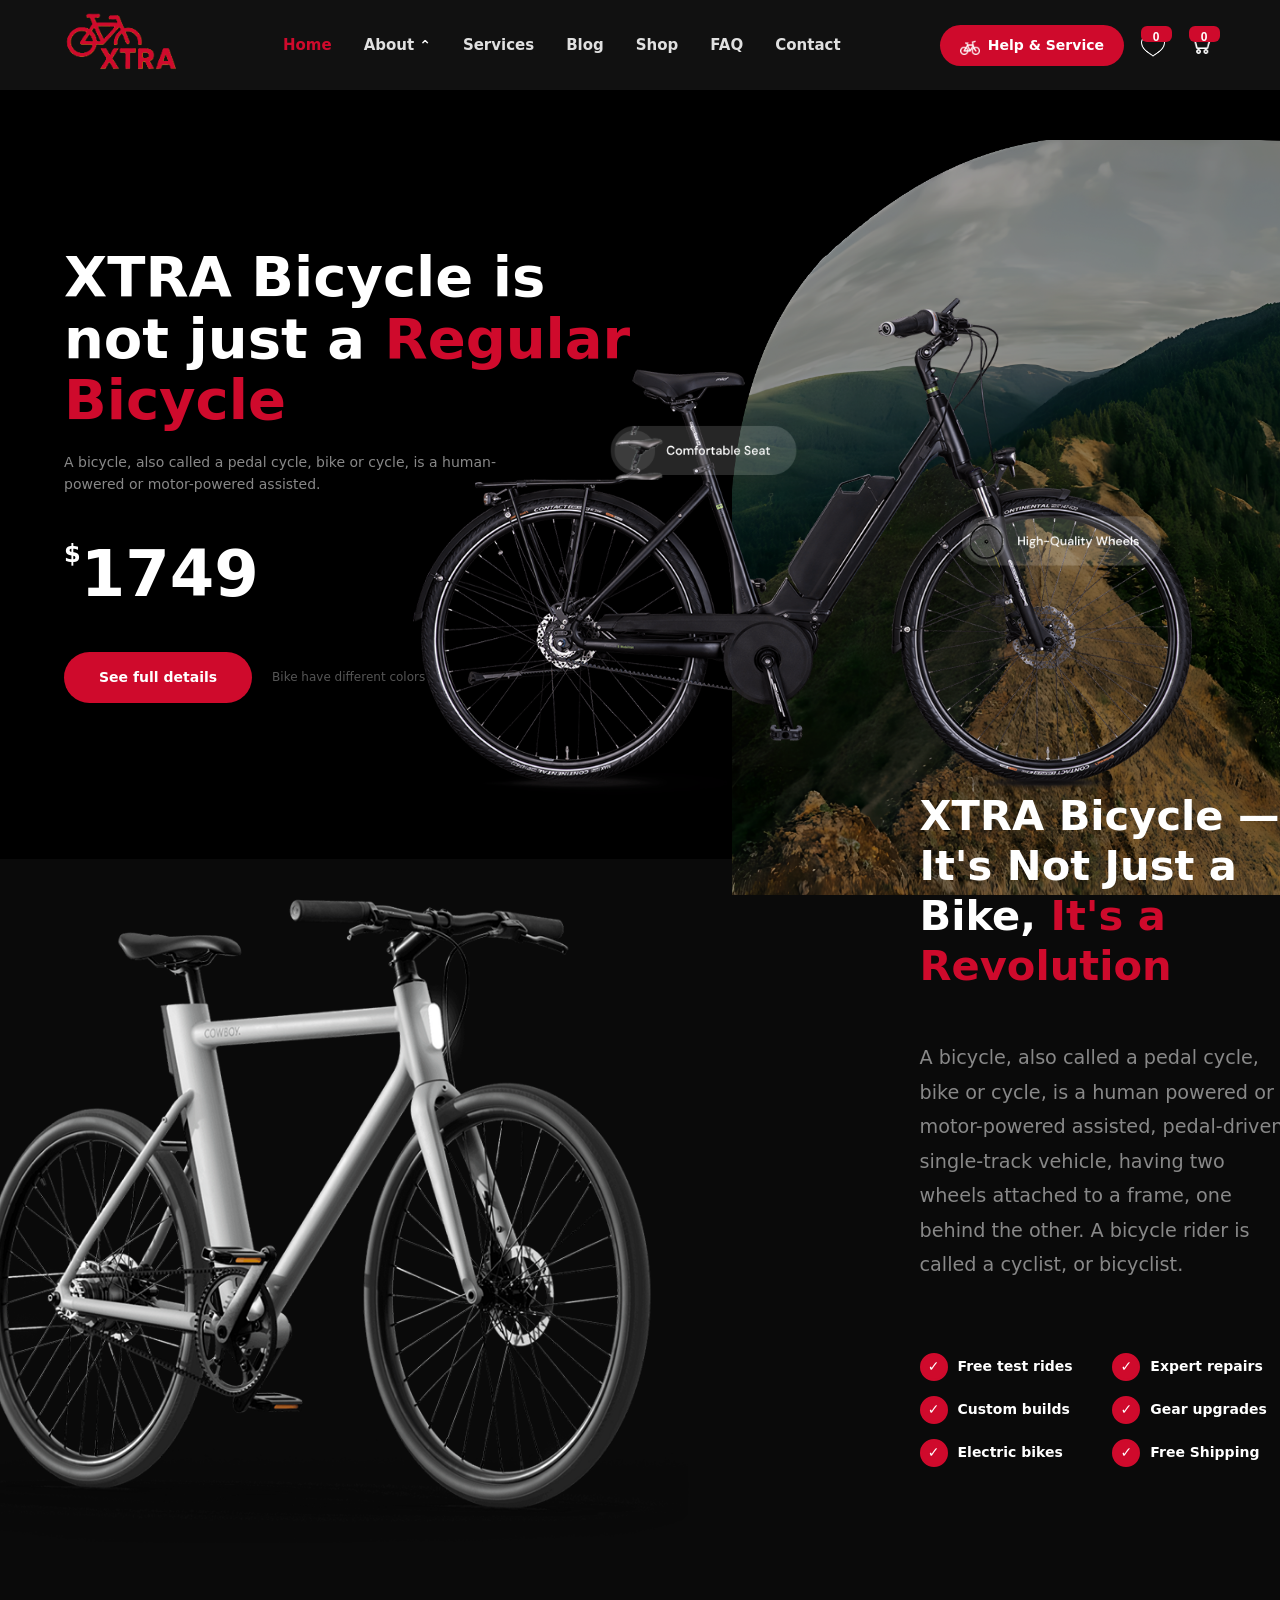
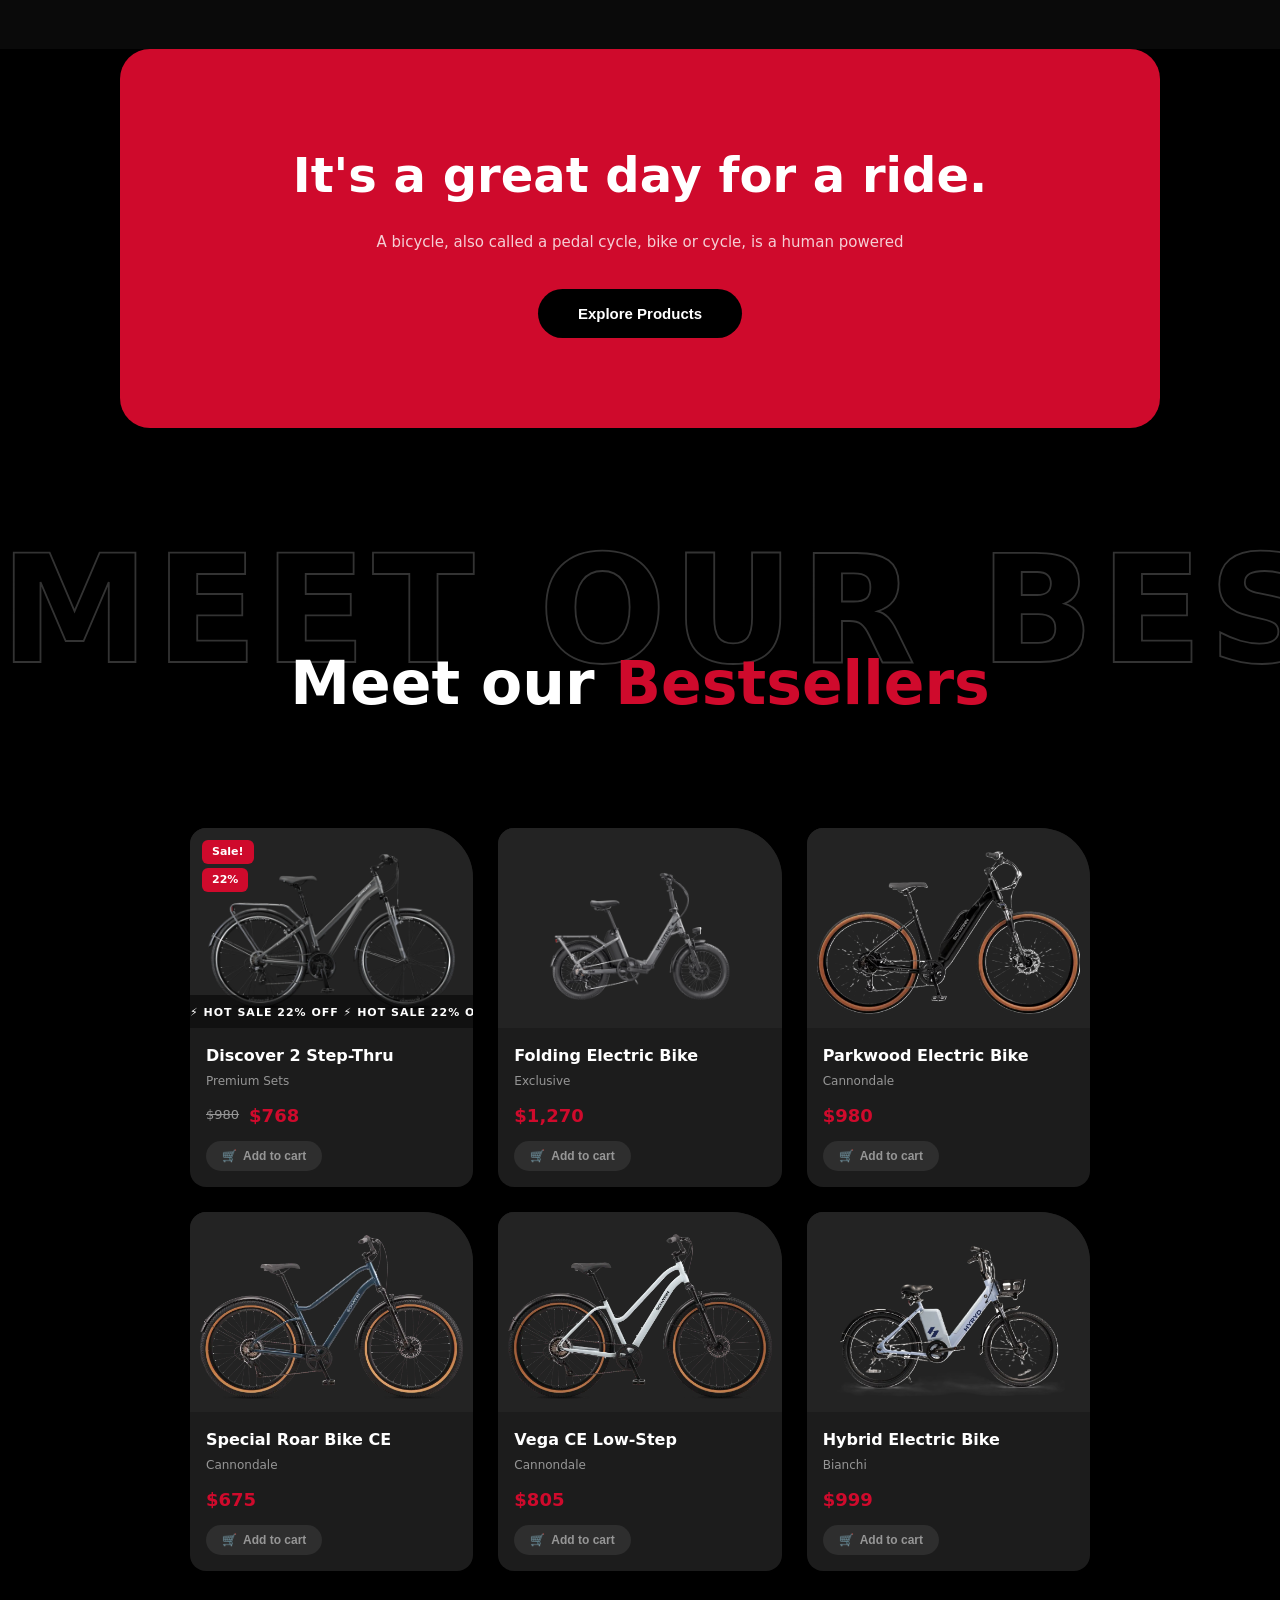
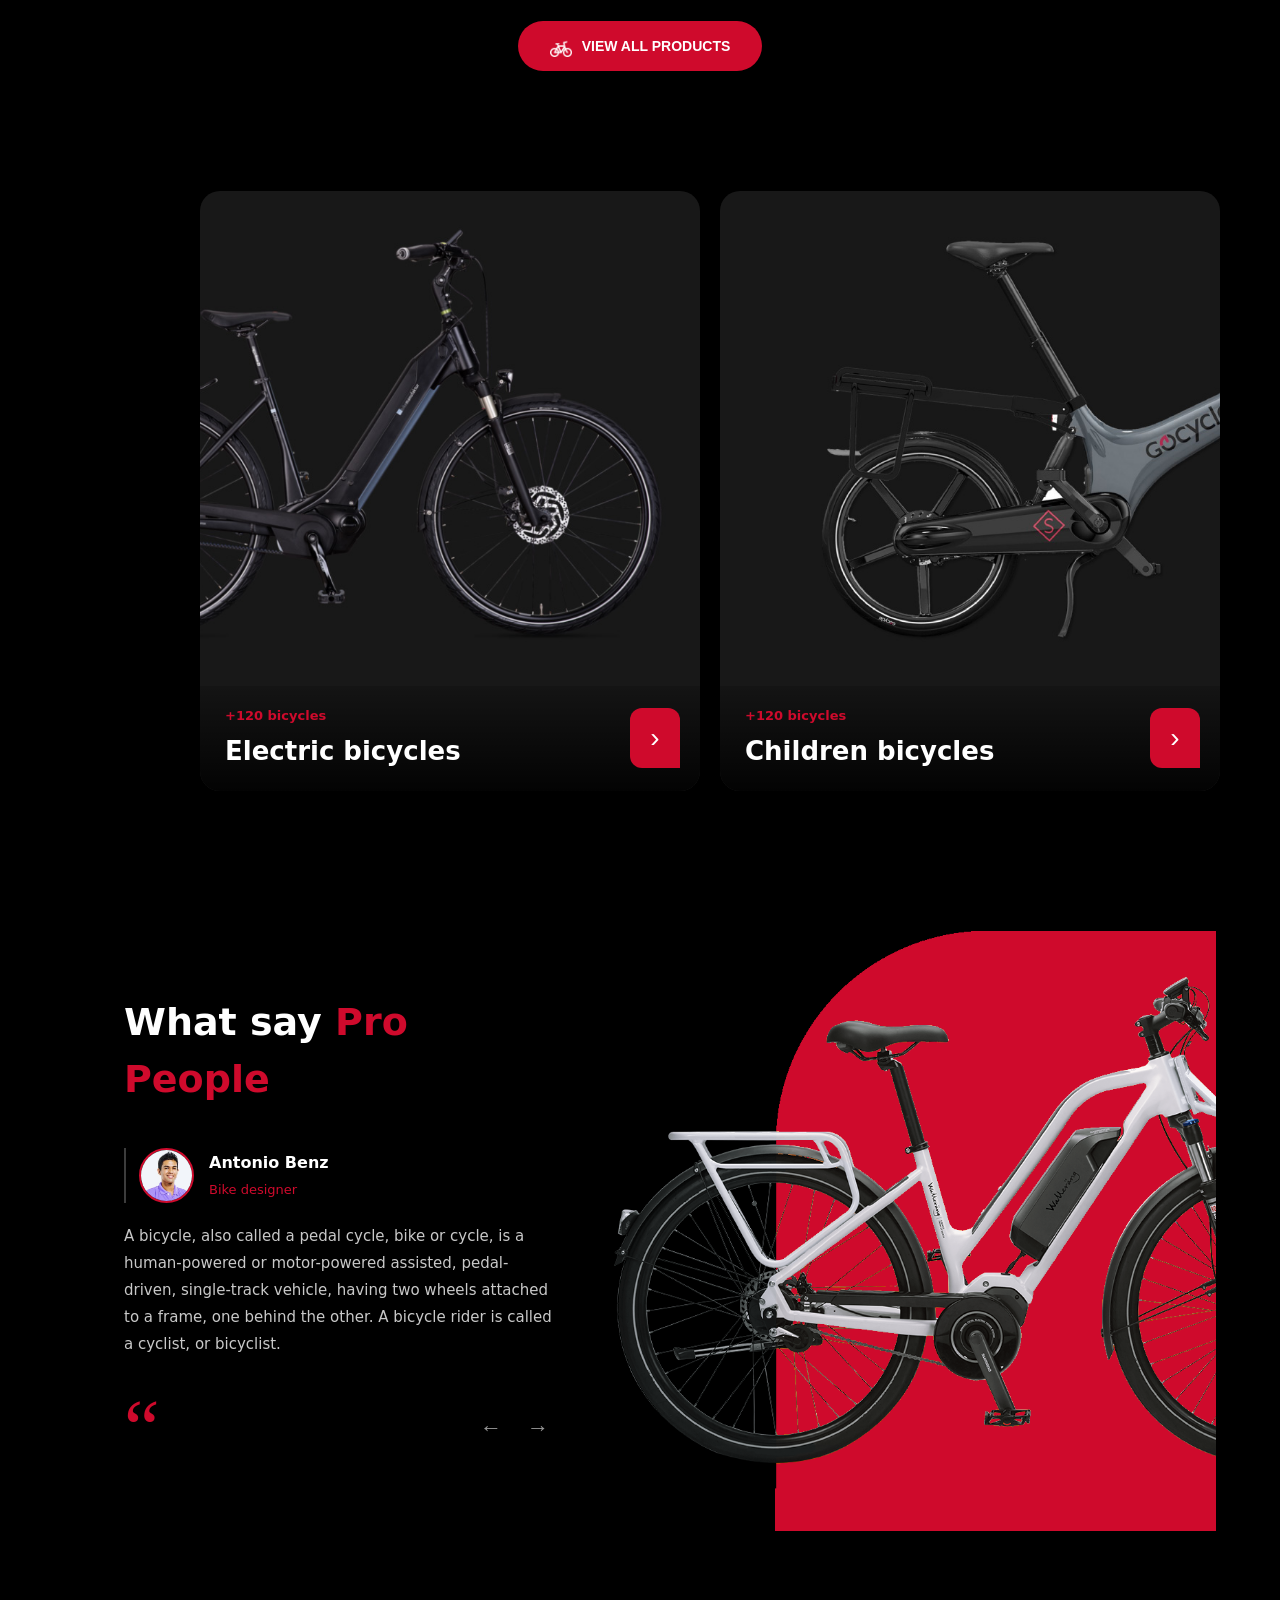
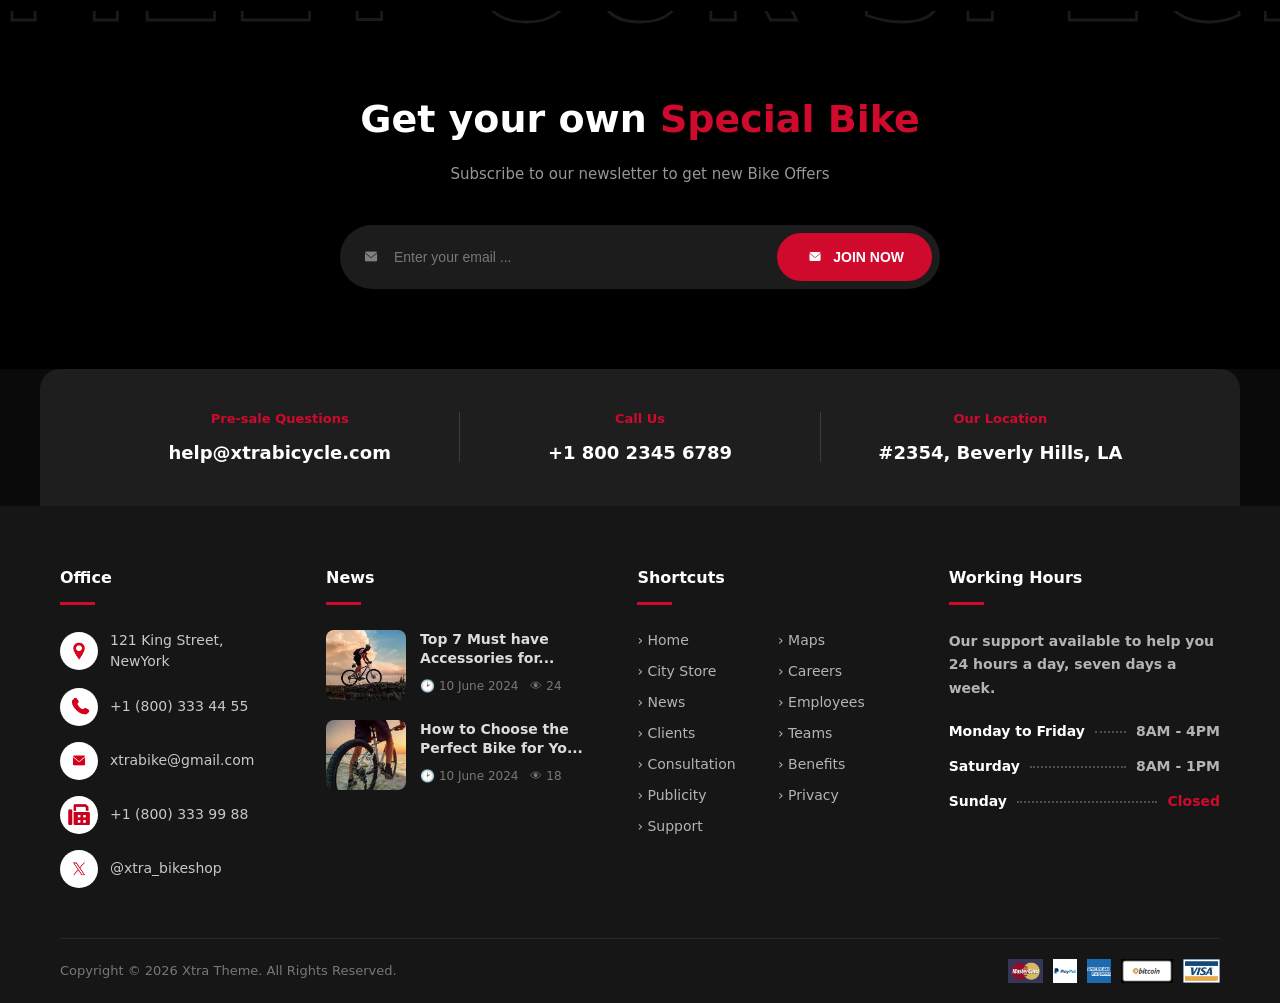
<file: index.html>
<!DOCTYPE html>
<html lang="en">

<head>
    <meta charset="UTF-8">
    <meta name="viewport" content="width=device-width, initial-scale=1.0">
    <title>Bike Shop</title>
    <link rel="stylesheet" href="assets/css/style.css">
</head>

<body>

    <!-- ===== NAVBAR ===== -->
    <nav class="navbar">
        <div class="navbar__logo">
            <a href="index.html">
                <img src="assets/images/logo.png" alt="XTRA Logo">
            </a>
        </div>
        <button class="navbar__hamburger" id="hamburgerBtn">
            <span></span>
            <span></span>
            <span></span>
        </button>
        <ul class="navbar__links">

            <li class="navbar__item">
                <a href="index.html" class="navbar__link active">Home</a>
            </li>

            <li class="navbar__item navbar__item--dropdown">
                <a href="about.html" class="navbar__link">
                    About <span class="arrow-icon">&#8963;</span>
                </a>
                <ul class="dropdown">
                    <li><a href="#">Submenu 1</a></li>
                    <li class="dropdown__item--sub">
                        <a href="#">Dropdown menu <span>&#8250;</span></a>
                        <ul class="dropdown dropdown--sub">
                            <li><a href="#">Submenu 1</a></li>
                            <li><a href="#">Submenu 2</a></li>
                        </ul>
                    </li>
                    <li><a href="#">Submenu 2</a></li>
                </ul>
            </li>

            <li class="navbar__item">
                <a href="services.html" class="navbar__link">Services</a>
            </li>

            <li class="navbar__item">
                <a href="blog.html" class="navbar__link">Blog</a>
            </li>

            <li class="navbar__item">
                <a href="shop.html" class="navbar__link">Shop</a>
            </li>

            <li class="navbar__item">
                <a href="faq.html" class="navbar__link">FAQ</a>
            </li>

            <li class="navbar__item">
                <a href="contact.html" class="navbar__link">Contact</a>
            </li>

        </ul>
        <div class="navbar__actions">
            <a href="services.html" class="navbar__btn">
                <img src="assets/images/icons8-bike-48.png" alt="bike icon">
                Help & Service
            </a>
            <button class="navbar__icon-btn">
                <img src="assets/images/icons8-heart-50.png" alt="Wishlist">
                <span class="badge">0</span>
            </button>
            <button class="navbar__icon-btn">
                <img src="assets/images/icons8-cart-64.png" alt="Cart">
                <span class="badge">0</span>
            </button>
        </div>

    </nav>
    <!-- ===== END NAVBAR ===== -->

    <!-- ===== HERO SECTION ===== -->
    <section class="hero">

        <div class="hero__content">
            <h1 class="hero__title">
                XTRA Bicycle is not just a
                <span class="hero__title--highlight">Regular Bicycle</span>
            </h1>
            <p class="hero__desc">
                A bicycle, also called a pedal cycle, bike or cycle, is a
                human-powered or motor-powered assisted.
            </p>
            <div class="hero__price">
                <span class="hero__price--dollar">$</span>
                <span class="hero__price--number">1749</span>
            </div>
            <div class="hero__actions">
                <a href="#" class="hero__btn">See full details</a>
                <span class="hero__colors-text">Bike have different colors</span>
            </div>
        </div>

        <div class="hero__image-wrapper">
            <img src="assets/images/طبيعة.png" alt="Nature Background" class="hero__nature-bg">
            <img src="assets/images/بسكليت اسود.png" alt="XTRA Bike" class="hero__bike">
        </div>

    </section>
    <!-- ===== END HERO SECTION ===== -->

    <!-- ===== REVOLUTION SECTION ===== -->
    <section class="revolution">

        <div class="revolution__image-wrapper">
            <img src="assets/images/بسكليت ابيض القسم الثاني (2).png" alt="Silver Bike" class="revolution__bike">
        </div>

        <div class="revolution__content">
            <h2 class="revolution__title">
                XTRA Bicycle — It's Not
                Just a Bike, <span class="revolution__title--highlight">It's a Revolution</span>
            </h2>
            <p class="revolution__desc">
                A bicycle, also called a pedal cycle, bike or cycle, is a human
                powered or motor-powered assisted, pedal-driven, single-track
                vehicle, having two wheels attached to a frame, one behind the
                other. A bicycle rider is called a cyclist, or bicyclist.
            </p>
            <ul class="revolution__features">
                <li>
                    <span class="check-icon">&#10003;</span>
                    Free test rides
                </li>
                <li>
                    <span class="check-icon">&#10003;</span>
                    Expert repairs
                </li>
                <li>
                    <span class="check-icon">&#10003;</span>
                    Custom builds
                </li>
                <li>
                    <span class="check-icon">&#10003;</span>
                    Gear upgrades
                </li>
                <li>
                    <span class="check-icon">&#10003;</span>
                    Electric bikes
                </li>
                <li>
                    <span class="check-icon">&#10003;</span>
                    Free Shipping
                </li>
            </ul>
        </div>

    </section>
    <!-- ===== END REVOLUTION SECTION ===== -->

    <!-- ===== RIDE SECTION ===== -->
    <section class="ride">

        <div class="ride__card">

            <h2 class="ride__title">It's a great day for a ride.</h2>

            <p class="ride__desc">
                A bicycle, also called a pedal cycle, bike or cycle, is a human powered
            </p>

            <button class="ride__btn">
                <span class="ride__btn-text">Explore Products</span>
                <span class="ride__btn-arrow">&#8594;</span>
            </button>

        </div>

    </section>
    <!-- ===== END RIDE SECTION ===== -->

    <!-- ===== BESTSELLERS SECTION ===== -->
    <section class="bestsellers">
        <div class="bestsellers__marquee-bg">
            <span>MEET OUR BESTSELLERS &nbsp;&nbsp;&nbsp;</span>
            <span>MEET OUR BESTSELLERS &nbsp;&nbsp;&nbsp;</span>
            <span>MEET OUR BESTSELLERS &nbsp;&nbsp;&nbsp;</span>
            <span>MEET OUR BESTSELLERS &nbsp;&nbsp;&nbsp;</span>
            <span>MEET OUR BESTSELLERS &nbsp;&nbsp;&nbsp;</span>
            <span>MEET OUR BESTSELLERS &nbsp;&nbsp;&nbsp;</span>
            <span>MEET OUR BESTSELLERS &nbsp;&nbsp;&nbsp;</span>
            <span>MEET OUR BESTSELLERS &nbsp;&nbsp;&nbsp;</span>
        </div>
        <h2 class="bestsellers__title">
            Meet our <span class="bestsellers__title--highlight">Bestsellers</span>
        </h2>
        <!--1-->
        <div class="bestsellers__grid">
            <div class="product-card">
                <div class="product-card__image-wrapper">
                    <span class="product-card__badge product-card__badge--sale">Sale!</span>
                    <span class="product-card__badge product-card__badge--percent">22%</span>
                    <img src="assets/images/Discover.webp" alt="Discover 2 Step-Thru" class="product-card__img">
                    <div class="product-card__hot-marquee">
                        <span>⚡ HOT SALE 22% OFF ⚡ HOT SALE 22% OFF ⚡ HOT SALE 22% OFF ⚡ HOT SALE 22% OFF ⚡ HOT SALE 22%
                            OFF ⚡ HOT SALE 22% OFF ⚡</span>
                    </div>
                </div>
                <div class="product-card__info">
                    <h3 class="product-card__name">Discover 2 Step-Thru</h3>
                    <p class="product-card__brand">Premium Sets</p>
                    <div class="product-card__pricing">
                        <span class="product-card__old-price">$980</span>
                        <span class="product-card__price">$768</span>
                    </div>
                    <button class="product-card__btn">
                        <span>🛒</span> Add to cart
                    </button>
                </div>
            </div>
            <!--2-->
            <div class="product-card">
                <div class="product-card__image-wrapper">
                    <img src="assets/images/Folding.webp" alt="Folding Electric Bike" class="product-card__img">
                </div>
                <div class="product-card__info">
                    <h3 class="product-card__name">Folding Electric Bike</h3>
                    <p class="product-card__brand">Exclusive</p>
                    <div class="product-card__pricing">
                        <span class="product-card__price">$1,270</span>
                    </div>
                    <button class="product-card__btn">
                        <span>🛒</span> Add to cart
                    </button>
                </div>
            </div>

            <!--3-->
            <div class="product-card">
                <div class="product-card__image-wrapper">
                    <img src="assets/images/ParkWood.png" alt="Parkwood Electric Bike" class="product-card__img">
                </div>
                <div class="product-card__info">
                    <h3 class="product-card__name">Parkwood Electric Bike</h3>
                    <p class="product-card__brand">Cannondale</p>
                    <div class="product-card__pricing">
                        <span class="product-card__price">$980</span>
                    </div>
                    <button class="product-card__btn">
                        <span>🛒</span> Add to cart
                    </button>
                </div>
            </div>

            <!--4-->
            <div class="product-card">
                <div class="product-card__image-wrapper">
                    <img src="assets/images/da562.webp" alt="Special Roar Bike CE" class="product-card__img">
                </div>
                <div class="product-card__info">
                    <h3 class="product-card__name">Special Roar Bike CE</h3>
                    <p class="product-card__brand">Cannondale</p>
                    <div class="product-card__pricing">
                        <span class="product-card__price">$675</span>
                    </div>
                    <button class="product-card__btn">
                        <span>🛒</span> Add to cart
                    </button>
                </div>
            </div>

            <!--5-->
            <div class="product-card">
                <div class="product-card__image-wrapper">
                    <img src="assets/images/vega.webp" alt="Vega CE Low-Step" class="product-card__img">
                </div>
                <div class="product-card__info">
                    <h3 class="product-card__name">Vega CE Low-Step</h3>
                    <p class="product-card__brand">Cannondale</p>
                    <div class="product-card__pricing">
                        <span class="product-card__price">$805</span>
                    </div>
                    <button class="product-card__btn">
                        <span>🛒</span> Add to cart
                    </button>
                </div>
            </div>

            <!--6-->
            <div class="product-card">
                <div class="product-card__image-wrapper">
                    <img src="assets/images/Hybrid.png" alt="Hybrid Electric Bike" class="product-card__img">
                </div>
                <div class="product-card__info">
                    <h3 class="product-card__name">Hybrid Electric Bike</h3>
                    <p class="product-card__brand">Bianchi</p>
                    <div class="product-card__pricing">
                        <span class="product-card__price">$999</span>
                    </div>
                    <button class="product-card__btn">
                        <span>🛒</span> Add to cart
                    </button>
                </div>
            </div>

        </div>

        <div class="bestsellers__view-all">
            <button class="view-all-btn">
                <img src="assets/images/icons8-bike-48.png" alt="bike" class="view-all-btn__icon">
                <span class="view-all-btn__text view-all-btn__text--default">VIEW ALL PRODUCTS</span>
                <span class="view-all-btn__text view-all-btn__text--hover">Let's See New Bikes</span>
            </button>
        </div>
    </section>
    <!-- ===== END BESTSELLERS SECTION ===== -->

    <!-- ===== CATEGORIES SECTION ===== -->
    <section class="categories">

        <div class="category-card">
            <img src="assets/images/Electric.jpg" alt="Electric bicycles" class="category-card__img">
            <div class="category-card__footer">
                <div class="category-card__text">
                    <span class="category-card__count">+120 bicycles</span>
                    <h3 class="category-card__title">Electric bicycles</h3>
                </div>
                <button class="category-card__arrow-btn">
                    <span>&#8250;</span>
                </button>
            </div>
        </div>

        <div class="category-card">
            <img src="assets/images/Children.jpg" alt="Children bicycles" class="category-card__img">
            <div class="category-card__footer">
                <div class="category-card__text">
                    <span class="category-card__count">+120 bicycles</span>
                    <h3 class="category-card__title">Children bicycles</h3>
                </div>
                <button class="category-card__arrow-btn">
                    <span>&#8250;</span>
                </button>
            </div>
        </div>
    </section>
    <!-- ===== END CATEGORIES SECTION ===== -->

    <!-- ===== TESTIMONIALS SECTION ===== -->
    <section class="testimonials">
        <div class="testimonials__left">
            <h2 class="testimonials__title">
                What say <span class="testimonials__title--highlight">Pro People</span>
            </h2>
            <div class="testimonials__slider">
                <div class="testimonial-item active">
                    <div class="testimonial-item__author">
                        <img src="assets/images/Antonio.jpeg" alt="Antonio Benz" class="testimonial-item__photo">
                        <div>
                            <h4 class="testimonial-item__name">Antonio Benz</h4>
                            <span class="testimonial-item__role">Bike designer</span>
                        </div>
                    </div>
                    <p class="testimonial-item__text">
                        A bicycle, also called a pedal cycle, bike or cycle, is a human-powered
                        or motor-powered assisted, pedal-driven, single-track vehicle, having two
                        wheels attached to a frame, one behind the other. A bicycle rider is
                        called a cyclist, or bicyclist.
                    </p>
                </div>

                <div class="testimonial-item">
                    <div class="testimonial-item__author">
                        <img src="assets/images/Sarah.jpeg" alt="Sarah Lisgun" class="testimonial-item__photo">
                        <div>
                            <h4 class="testimonial-item__name">Sarah Lisgun</h4>
                            <span class="testimonial-item__role">Bike Rider</span>
                        </div>
                    </div>
                    <p class="testimonial-item__text">
                        A bicycle, also called a pedal cycle, bike or cycle, is a human-powered
                        or motor-powered assisted, pedal-driven, single-track vehicle, having two
                        wheels attached to a frame, one behind the other. A bicycle rider is
                        called a cyclist, or bicyclist.
                    </p>
                </div>

            </div>
            <div class="testimonials__footer">
                <span class="testimonials__quote">&#8220;</span>
                <div class="testimonials__arrows">
                    <button class="testimonials__arrow testimonials__arrow--prev">&#8592;</button>
                    <button class="testimonials__arrow testimonials__arrow--next">&#8594;</button>
                </div>
            </div>
        </div>
        <div class="testimonials__right">
            <img src="assets/images/special-offer (2).png" alt="Bike" class="testimonials__img">
        </div>

    </section>
    <!-- ===== END TESTIMONIALS SECTION ===== -->

    <!-- ===== NEWSLETTER SECTION ===== -->
    <section class="newsletter">

        <div class="newsletter__marquee-bg">
            <span>MEET OUR SPECIAL BIKES</span>
            <span>MEET OUR SPECIAL BIKES</span>
            <span>MEET OUR SPECIAL BIKES</span>
            <span>MEET OUR SPECIAL BIKES</span>
        </div>

        <div class="newsletter__content">
            <h2 class="newsletter__title">
                Get your own <span class="newsletter__title--highlight">Special Bike</span>
            </h2>
            <p class="newsletter__desc">
                Subscribe to our newsletter to get new Bike Offers
            </p>

            <div class="newsletter__form">
                <div class="newsletter__input-wrapper">
                    <img src="assets/images/بريد.png" alt="email" class="newsletter__email-icon">
                    <input type="email" class="newsletter__input" placeholder="Enter your email ...">
                </div>
                <button class="newsletter__btn">
                    <img src="assets/images/بريد.png" alt="email" class="newsletter__btn-icon">
                    <span class="newsletter__btn-text--default">JOIN NOW</span>
                    <span class="newsletter__btn-text--hover">JOIN NOW</span>
                </button>
            </div>

        </div>

    </section>
    <!-- ===== END NEWSLETTER SECTION ===== -->

    <!-- ===== CONTACT BAR ===== -->
    <div class="contact-bar">
        <div class="contact-bar__item">
            <span class="contact-bar__label">Pre-sale Questions</span>
            <a href="mailto:help@xtrabicycle.com" class="contact-bar__value">help@xtrabicycle.com</a>
        </div>
        <div class="contact-bar__divider"></div>
        <div class="contact-bar__item">
            <span class="contact-bar__label">Call Us</span>
            <a href="tel:+18002345679" class="contact-bar__value">+1 800 2345 6789</a>
        </div>
        <div class="contact-bar__divider"></div>
        <div class="contact-bar__item">
            <span class="contact-bar__label">Our Location</span>
            <a href="#" class="contact-bar__value">#2354, Beverly Hills, LA</a>
        </div>
    </div>
    <!-- ===== END CONTACT BAR ===== -->

    <!-- ===== FOOTER ===== -->
    <footer class="footer">

        <div class="footer__grid">

            <div class="footer__col">
                <h4 class="footer__col-title">Office</h4>
                <div class="footer__col-underline"></div>
                <ul class="footer__office-list">
                    <li>
                        <div class="footer__img-circle">
                            <img src="assets/images/موقع.png" alt="location">
                        </div>
                        <span>121 King Street, NewYork</span>
                    </li>
                    <li>
                        <div class="footer__img-circle">
                            <img src="assets/images/هاتف.png" alt="phone">
                        </div>
                        <a href="tel:+18003334455">+1 (800) 333 44 55</a>
                    </li>
                    <li>
                        <div class="footer__img-circle">
                            <img src="assets/images/بريد.png" alt="email">
                        </div>
                        <a href="mailto:xtrabike@gmail.com">xtrabike@gmail.com</a>
                    </li>
                    <li>
                        <div class="footer__img-circle">
                            <img src="assets/images/تلفون.png" alt="phone">
                        </div>
                        <a href="tel:+18003339988">+1 (800) 333 99 88</a>
                    </li>
                    <li>
                        <div class="footer__img-circle">
                            <img src="assets/images/اكس.png" alt="x">
                        </div>
                        <a href="#">@xtra_bikeshop</a>
                    </li>
                </ul>
            </div>

            <div class="footer__col">
                <h4 class="footer__col-title">News</h4>
                <div class="footer__col-underline"></div>
                <ul class="footer__news-list">
                    <li class="footer__news-item">
                        <div class="footer__news-img-wrapper">
                            <img src="assets/images/montain-biker.jpg" alt="News 1" class="footer__news-img">
                        </div>
                        <div class="footer__news-text">
                            <a href="#">Top 7 Must have Accessories for...</a>
                            <div class="footer__news-meta">
                                <span>&#128337; 10 June 2024</span>
                                <span>&#128065; 24</span>
                            </div>
                        </div>
                    </li>
                    <li class="footer__news-item">
                        <div class="footer__news-img-wrapper">
                            <img src="assets/images/images.jpeg" alt="News 2" class="footer__news-img">
                        </div>
                        <div class="footer__news-text">
                            <a href="#">How to Choose the Perfect Bike for Yo...</a>
                            <div class="footer__news-meta">
                                <span>&#128337; 10 June 2024</span>
                                <span>&#128065; 18</span>
                            </div>
                        </div>
                    </li>
                </ul>
            </div>

            <div class="footer__col">
                <h4 class="footer__col-title">Shortcuts</h4>
                <div class="footer__col-underline"></div>
                <div class="footer__shortcuts">
                    <ul class="footer__shortcuts-col">
                        <li><a href="#">&#8250; Home</a></li>
                        <li><a href="#">&#8250; City Store</a></li>
                        <li><a href="#">&#8250; News</a></li>
                        <li><a href="#">&#8250; Clients</a></li>
                        <li><a href="#">&#8250; Consultation</a></li>
                        <li><a href="#">&#8250; Publicity</a></li>
                        <li><a href="#">&#8250; Support</a></li>
                    </ul>
                    <ul class="footer__shortcuts-col">
                        <li><a href="#">&#8250; Maps</a></li>
                        <li><a href="#">&#8250; Careers</a></li>
                        <li><a href="#">&#8250; Employees</a></li>
                        <li><a href="#">&#8250; Teams</a></li>
                        <li><a href="#">&#8250; Benefits</a></li>
                        <li><a href="#">&#8250; Privacy</a></li>
                    </ul>
                </div>
            </div>

            <div class="footer__col">
                <h4 class="footer__col-title">Working Hours</h4>
                <div class="footer__col-underline"></div>
                <p class="footer__hours-desc">
                    Our support available to help you
                    24 hours a day, seven days a week.
                </p>
                <ul class="footer__hours-list">
                    <li>
                        <span class="footer__hours-day">Monday to Friday</span>
                        <span class="footer__hours-dots"></span>
                        <span class="footer__hours-time">8AM - 4PM</span>
                    </li>
                    <li>
                        <span class="footer__hours-day">Saturday</span>
                        <span class="footer__hours-dots"></span>
                        <span class="footer__hours-time">8AM - 1PM</span>
                    </li>
                    <li>
                        <span class="footer__hours-day">Sunday</span>
                        <span class="footer__hours-dots"></span>
                        <span class="footer__hours-time closed">Closed</span>
                    </li>
                </ul>
            </div>

        </div>

        <div class="footer__bottom">
            <p class="footer__copyright">Copyright © 2026 Xtra Theme. All Rights Reserved.</p>
            <div class="footer__payments">
                <img src="assets/images/Mastercard.png" alt="Mastercard">
                <img src="assets/images/PayPal.png" alt="PayPal">
                <img src="assets/images/American Express.png" alt="American Express">
                <img src="assets/images/bitcoin.jpeg" alt="bitcoin">
                <img src="assets/images/Visa.png" alt="Visa">
            </div>
        </div>

    </footer>
    <!-- ===== END FOOTER ===== -->
    <script src="assets/js/script.js"></script>
</body>

</html>
</file>
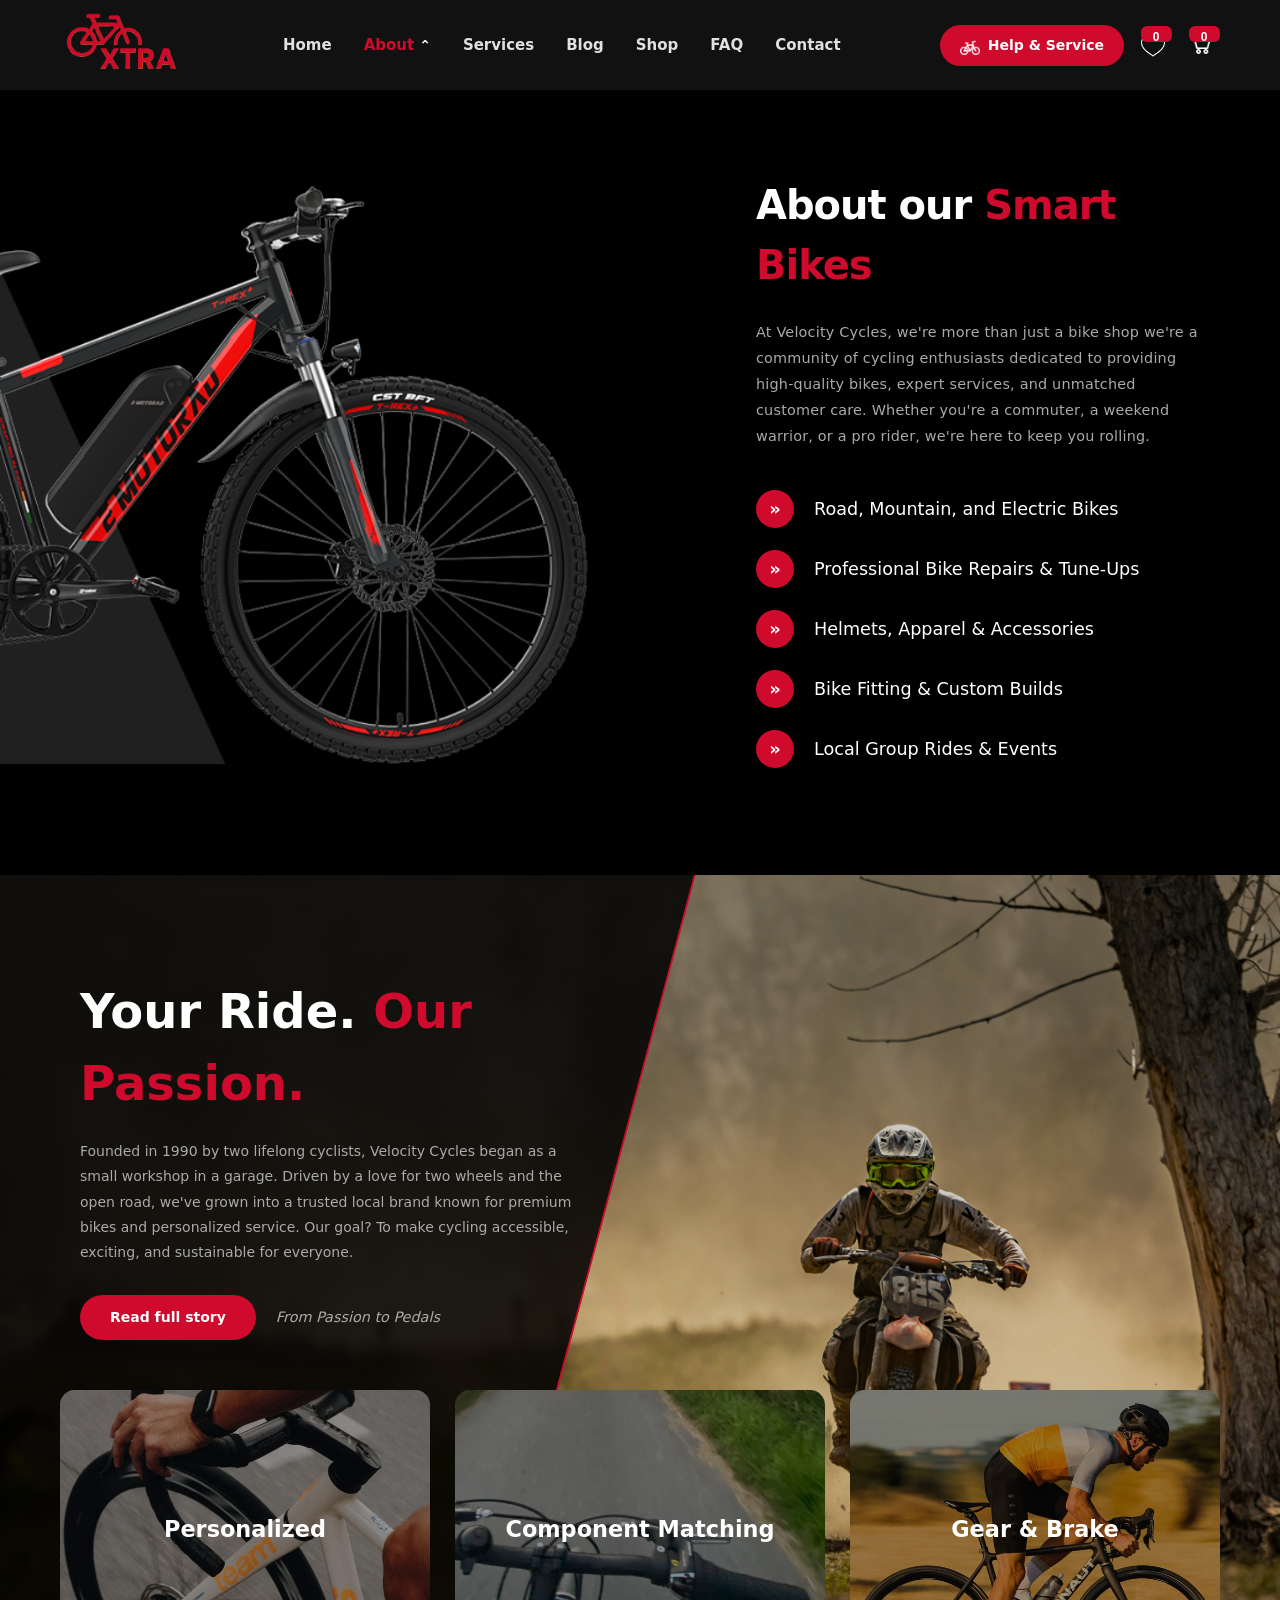
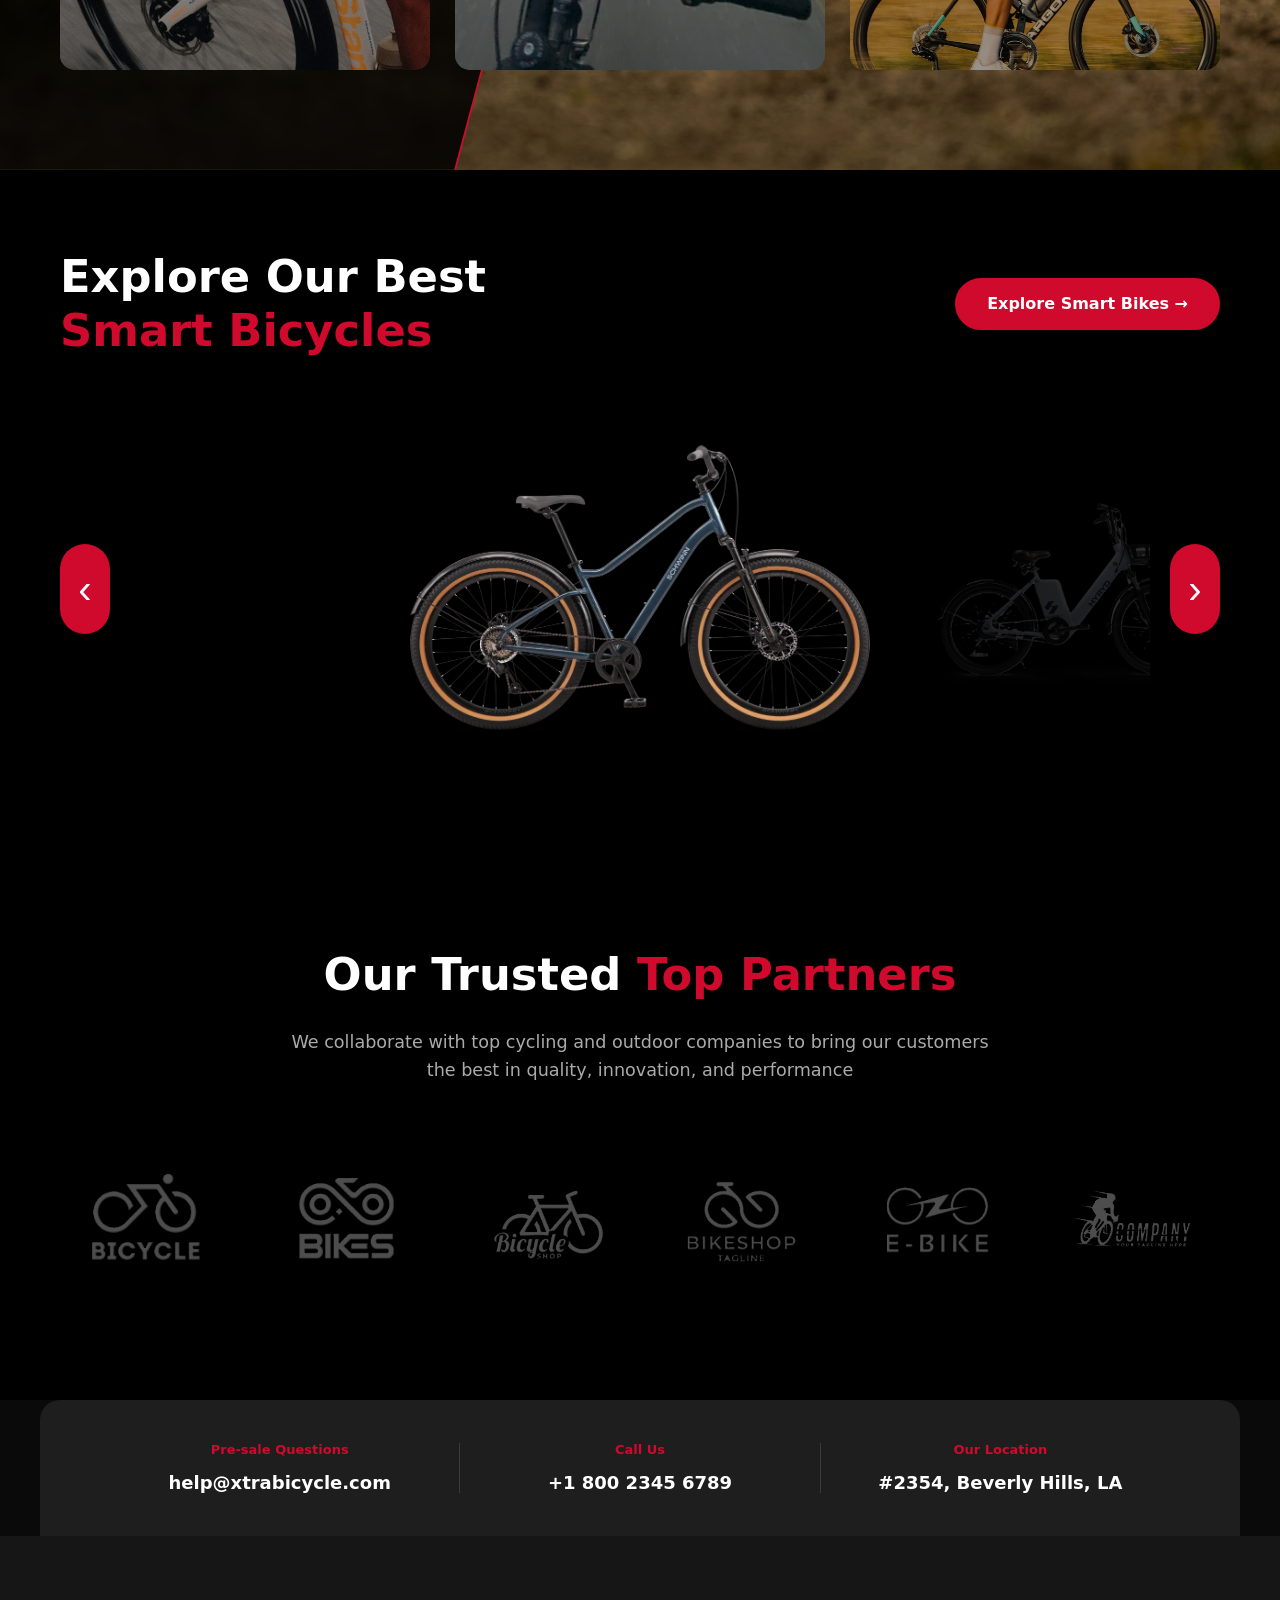
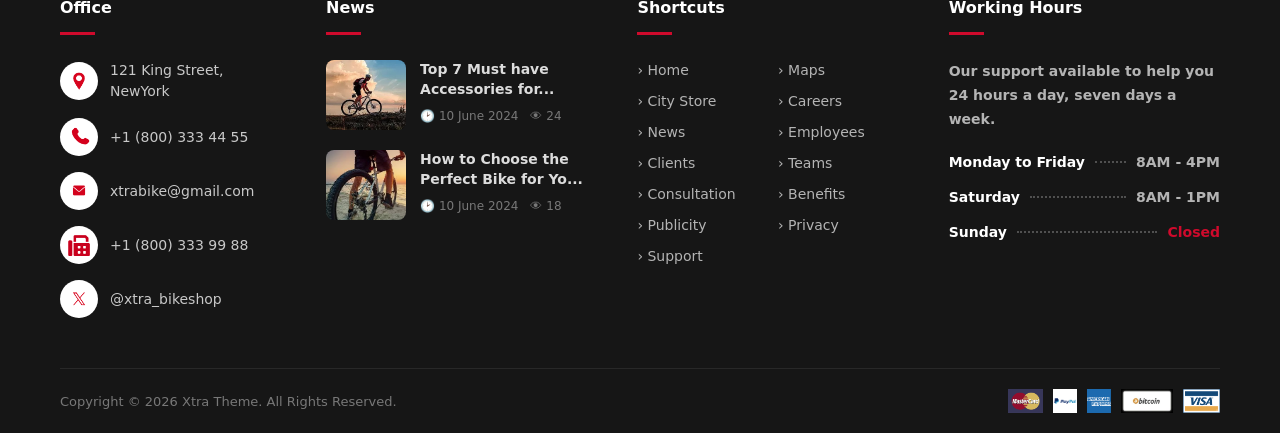
<file: about.html>
<!DOCTYPE html>
<html lang="en">

<head>
    <meta charset="UTF-8">
    <meta name="viewport" content="width=device-width, initial-scale=1.0">
    <title>Bike Shop</title>
    <link rel="stylesheet" href="assets/css/style.css">
</head>

<body>
    <nav class="navbar">
        <div class="navbar__logo">
            <a href="index.html">
                <img src="assets/images/logo.png" alt="XTRA Logo">
            </a>
        </div>
        <button class="navbar__hamburger" id="hamburgerBtn">
            <span></span>
            <span></span>
            <span></span>
        </button>
        <ul class="navbar__links">

            <li class="navbar__item">
                <a href="index.html" class="navbar__link">Home</a>
            </li>

            <li class="navbar__item navbar__item--dropdown">
                <a href="#" class="navbar__link active">
                    About <span class="arrow-icon">&#8963;</span>
                </a>
                <ul class="dropdown">
                    <li><a href="#">Submenu 1</a></li>
                    <li class="dropdown__item--sub">
                        <a href="#">Dropdown menu <span>&#8250;</span></a>
                        <ul class="dropdown dropdown--sub">
                            <li><a href="#">Submenu 1</a></li>
                            <li><a href="#">Submenu 2</a></li>
                        </ul>
                    </li>
                    <li><a href="#">Submenu 2</a></li>
                </ul>
            </li>

            <li class="navbar__item">
                <a href="services.html" class="navbar__link">Services</a>
            </li>

            <li class="navbar__item">
                <a href="blog.html" class="navbar__link">Blog</a>
            </li>

            <li class="navbar__item">
                <a href="shop.html" class="navbar__link">Shop</a>
            </li>

            <li class="navbar__item">
                <a href="faq.html" class="navbar__link">FAQ</a>
            </li>

            <li class="navbar__item">
                <a href="contact.html" class="navbar__link">Contact</a>
            </li>

        </ul>
        <div class="navbar__actions">
            <a href="services.html" class="navbar__btn">
                <img src="assets/images/icons8-bike-48.png" alt="bike icon">
                Help & Service
            </a>
            <button class="navbar__icon-btn">
                <img src="assets/images/icons8-heart-50.png" alt="Wishlist">
                <span class="badge">0</span>
            </button>
            <button class="navbar__icon-btn">
                <img src="assets/images/icons8-cart-64.png" alt="Cart">
                <span class="badge">0</span>
            </button>
        </div>

    </nav>

    <section class="about-hero">
        <div class="container">
            <div class="about-content-wrapper">

                <div class="about-image">
                    <img src="assets/images/about-1.png" alt="Smart Bike">
                </div>

                <div class="about-text">
                    <h3>About our <span>Smart Bikes</span></h3>
                    <p>
                        At Velocity Cycles, we're more than just a bike shop we're a community
                        of cycling enthusiasts dedicated to providing high-quality bikes, expert
                        services, and unmatched customer care. Whether you're a commuter, a weekend
                        warrior, or a pro rider, we're here to keep you rolling.
                    </p>

                    <ul class="features-list">
                        <li class="feature-item">
                            <span class="icon-circle">
                                <i class="arrow-icon">»</i>
                            </span>
                            <span class="feature-name">Road, Mountain, and Electric Bikes</span>
                        </li>
                        <li class="feature-item">
                            <span class="icon-circle">
                                <i class="arrow-icon">»</i>
                            </span>
                            <span class="feature-name">Professional Bike Repairs & Tune-Ups</span>
                        </li>
                        <li class="feature-item">
                            <span class="icon-circle">
                                <i class="arrow-icon">»</i>
                            </span>
                            <span class="feature-name">Helmets, Apparel & Accessories</span>
                        </li>
                        <li class="feature-item">
                            <span class="icon-circle">
                                <i class="arrow-icon">»</i>
                            </span>
                            <span class="feature-name">Bike Fitting & Custom Builds</span>
                        </li>
                        <li class="feature-item">
                            <span class="icon-circle">
                                <i class="arrow-icon">»</i>
                            </span>
                            <span class="feature-name">Local Group Rides & Events</span>
                        </li>
                    </ul>
                </div>

            </div>
        </div>
    </section>

    <section class="about-story">
        <div class="story-bg-overlay">
            <img src="assets/images/راكب البسكليت اباوت.jpg" alt="Rider Background" class="bg-image">
            <div class="diagonal-shape"></div>
        </div>

        <div class="container">
            <div class="story-wrapper">

                <div class="story-info">
                    <h2>Your Ride. <span>Our Passion.</span></h2>
                    <p>
                        Founded in 1990 by two lifelong cyclists, Velocity Cycles began as a small workshop in a garage.
                        Driven by a love for two wheels and the open road, we've grown into a trusted local brand known
                        for
                        premium bikes and personalized service. Our goal? To make cycling accessible, exciting, and
                        sustainable for everyone.
                    </p>
                    <div class="story-actions">
                        <a href="#" class="btn-primary">Read full story</a>
                        <span class="story-motto">From Passion to Pedals</span>
                    </div>
                </div>

                <div class="services-grid">

                    <div class="service-card">
                        <img src="assets/images/تنزيل (1).jpeg" alt="Personalized" class="card-bg-img">
                        <div class="card-overlay"></div>
                        <div class="card-content">
                            <p class="initial-text">Personalized</p>
                            <p class="hover-text">Frame & Geometry Selection</p>
                        </div>
                    </div>

                    <div class="service-card">
                        <img src="assets/images/fahrrad fahren unso.jpeg" alt="Component Matching" class="card-bg-img">
                        <div class="card-overlay"></div>
                        <div class="card-content">
                            <p class="initial-text">Component Matching</p>
                            <p class="hover-text">Professional Assembly & Fitting</p>
                        </div>
                    </div>

                    <div class="service-card">
                        <img src="assets/images/ENDLESS_ Indómito Collection.jpeg" alt="Gear & Brake"
                            class="card-bg-img">
                        <div class="card-overlay"></div>
                        <div class="card-content">
                            <p class="initial-text">Gear & Brake</p>
                            <p class="hover-text">Perfect for serious riders</p>
                        </div>
                    </div>

                </div>
            </div>
        </div>
    </section>
    <section class="bikes-slider">
        <div class="container">
            <div class="slider-header">
                <div class="slider-title">
                    <h2>Explore Our Best <br><span>Smart Bicycles</span></h2>
                </div>
                <a href="#" class="explore-btn">Explore Smart Bikes →</a>
            </div>

            <div class="slider-wrapper">
                <button class="slider-btn slider-btn--prev">‹</button>
                <div class="slider-viewport">
                    <div class="slider-track">
                        <div class="bike-card"><img src="assets/images/اباوت.webp" alt="Bike 1"></div>
                        <div class="bike-card"><img src="assets/images/اباوت 2.png" alt="Bike 2"></div>
                        <div class="bike-card"><img src="assets/images/اباوت 3.webp" alt="Bike 3"></div>
                        <div class="bike-card"><img src="assets/images/اباوت 4.png" alt="Bike 4"></div>
                        <div class="bike-card"><img src="assets/images/اباوت 5.png" alt="Bike 5"></div>
                        <div class="bike-card"><img src="assets/images/اباوت 6.png" alt="Bike 6"></div>
                    </div>
                </div>
                <button class="slider-btn slider-btn--next">›</button>
            </div>
        </div>
    </section>
    <section class="partners-section">
        <div class="container">

            <div class="partners-header">
                <h2>Our Trusted <span>Top Partners</span></h2>
                <p>We collaborate with top cycling and outdoor companies to bring our customers the best in quality,
                    innovation, and performance</p>
            </div>

            <div class="partners-logos">
                <div class="logo-item">
                    <img src="assets/images/شعار 1.png" alt="Bicycle Partner 1">
                </div>
                <div class="logo-item">
                    <img src="assets/images/شعار 2.png" alt="Bikes Partner 2">
                </div>
                <div class="logo-item">
                    <img src="assets/images/شعار 3.png" alt="Bicycle Shop Partner 3">
                </div>
                <div class="logo-item">
                    <img src="assets/images/شعار 4.png" alt="Bikeshop Tagline Partner 4">
                </div>
                <div class="logo-item">
                    <img src="assets/images/شعار 5.png" alt="E-Bike Partner 5">
                </div>
                <div class="logo-item">
                    <img src="assets/images/شعار 6.png" alt="Company Partner 6">
                </div>
            </div>

        </div>
    </section>

    <div class="contact-bar">
        <div class="contact-bar__item">
            <span class="contact-bar__label">Pre-sale Questions</span>
            <a href="mailto:help@xtrabicycle.com" class="contact-bar__value">help@xtrabicycle.com</a>
        </div>
        <div class="contact-bar__divider"></div>
        <div class="contact-bar__item">
            <span class="contact-bar__label">Call Us</span>
            <a href="tel:+18002345679" class="contact-bar__value">+1 800 2345 6789</a>
        </div>
        <div class="contact-bar__divider"></div>
        <div class="contact-bar__item">
            <span class="contact-bar__label">Our Location</span>
            <a href="#" class="contact-bar__value">#2354, Beverly Hills, LA</a>
        </div>
    </div>

    <footer class="footer">

        <div class="footer__grid">

            <div class="footer__col">
                <h4 class="footer__col-title">Office</h4>
                <div class="footer__col-underline"></div>
                <ul class="footer__office-list">
                    <li>
                        <div class="footer__img-circle">
                            <img src="assets/images/موقع.png" alt="location">
                        </div>
                        <span>121 King Street, NewYork</span>
                    </li>
                    <li>
                        <div class="footer__img-circle">
                            <img src="assets/images/هاتف.png" alt="phone">
                        </div>
                        <a href="tel:+18003334455">+1 (800) 333 44 55</a>
                    </li>
                    <li>
                        <div class="footer__img-circle">
                            <img src="assets/images/بريد.png" alt="email">
                        </div>
                        <a href="mailto:xtrabike@gmail.com">xtrabike@gmail.com</a>
                    </li>
                    <li>
                        <div class="footer__img-circle">
                            <img src="assets/images/تلفون.png" alt="phone">
                        </div>
                        <a href="tel:+18003339988">+1 (800) 333 99 88</a>
                    </li>
                    <li>
                        <div class="footer__img-circle">
                            <img src="assets/images/اكس.png" alt="x">
                        </div>
                        <a href="#">@xtra_bikeshop</a>
                    </li>
                </ul>
            </div>

            <div class="footer__col">
                <h4 class="footer__col-title">News</h4>
                <div class="footer__col-underline"></div>
                <ul class="footer__news-list">
                    <li class="footer__news-item">
                        <div class="footer__news-img-wrapper">
                            <img src="assets/images/montain-biker.jpg" alt="News 1" class="footer__news-img">
                        </div>
                        <div class="footer__news-text">
                            <a href="#">Top 7 Must have Accessories for...</a>
                            <div class="footer__news-meta">
                                <span>&#128337; 10 June 2024</span>
                                <span>&#128065; 24</span>
                            </div>
                        </div>
                    </li>
                    <li class="footer__news-item">
                        <div class="footer__news-img-wrapper">
                            <img src="assets/images/images.jpeg" alt="News 2" class="footer__news-img">
                        </div>
                        <div class="footer__news-text">
                            <a href="#">How to Choose the Perfect Bike for Yo...</a>
                            <div class="footer__news-meta">
                                <span>&#128337; 10 June 2024</span>
                                <span>&#128065; 18</span>
                            </div>
                        </div>
                    </li>
                </ul>
            </div>

            <div class="footer__col">
                <h4 class="footer__col-title">Shortcuts</h4>
                <div class="footer__col-underline"></div>
                <div class="footer__shortcuts">
                    <ul class="footer__shortcuts-col">
                        <li><a href="#">&#8250; Home</a></li>
                        <li><a href="#">&#8250; City Store</a></li>
                        <li><a href="#">&#8250; News</a></li>
                        <li><a href="#">&#8250; Clients</a></li>
                        <li><a href="#">&#8250; Consultation</a></li>
                        <li><a href="#">&#8250; Publicity</a></li>
                        <li><a href="#">&#8250; Support</a></li>
                    </ul>
                    <ul class="footer__shortcuts-col">
                        <li><a href="#">&#8250; Maps</a></li>
                        <li><a href="#">&#8250; Careers</a></li>
                        <li><a href="#">&#8250; Employees</a></li>
                        <li><a href="#">&#8250; Teams</a></li>
                        <li><a href="#">&#8250; Benefits</a></li>
                        <li><a href="#">&#8250; Privacy</a></li>
                    </ul>
                </div>
            </div>

            <div class="footer__col">
                <h4 class="footer__col-title">Working Hours</h4>
                <div class="footer__col-underline"></div>
                <p class="footer__hours-desc">
                    Our support available to help you
                    24 hours a day, seven days a week.
                </p>
                <ul class="footer__hours-list">
                    <li>
                        <span class="footer__hours-day">Monday to Friday</span>
                        <span class="footer__hours-dots"></span>
                        <span class="footer__hours-time">8AM - 4PM</span>
                    </li>
                    <li>
                        <span class="footer__hours-day">Saturday</span>
                        <span class="footer__hours-dots"></span>
                        <span class="footer__hours-time">8AM - 1PM</span>
                    </li>
                    <li>
                        <span class="footer__hours-day">Sunday</span>
                        <span class="footer__hours-dots"></span>
                        <span class="footer__hours-time closed">Closed</span>
                    </li>
                </ul>
            </div>

        </div>

        <div class="footer__bottom">
            <p class="footer__copyright">Copyright © 2026 Xtra Theme. All Rights Reserved.</p>
            <div class="footer__payments">
                <img src="assets/images/Mastercard.png" alt="Mastercard">
                <img src="assets/images/PayPal.png" alt="PayPal">
                <img src="assets/images/American Express.png" alt="American Express">
                <img src="assets/images/bitcoin.jpeg" alt="bitcoin">
                <img src="assets/images/Visa.png" alt="Visa">
            </div>
        </div>

    </footer>
    <script src="assets/js/script.js"></script>
</body>

</html>
</file>
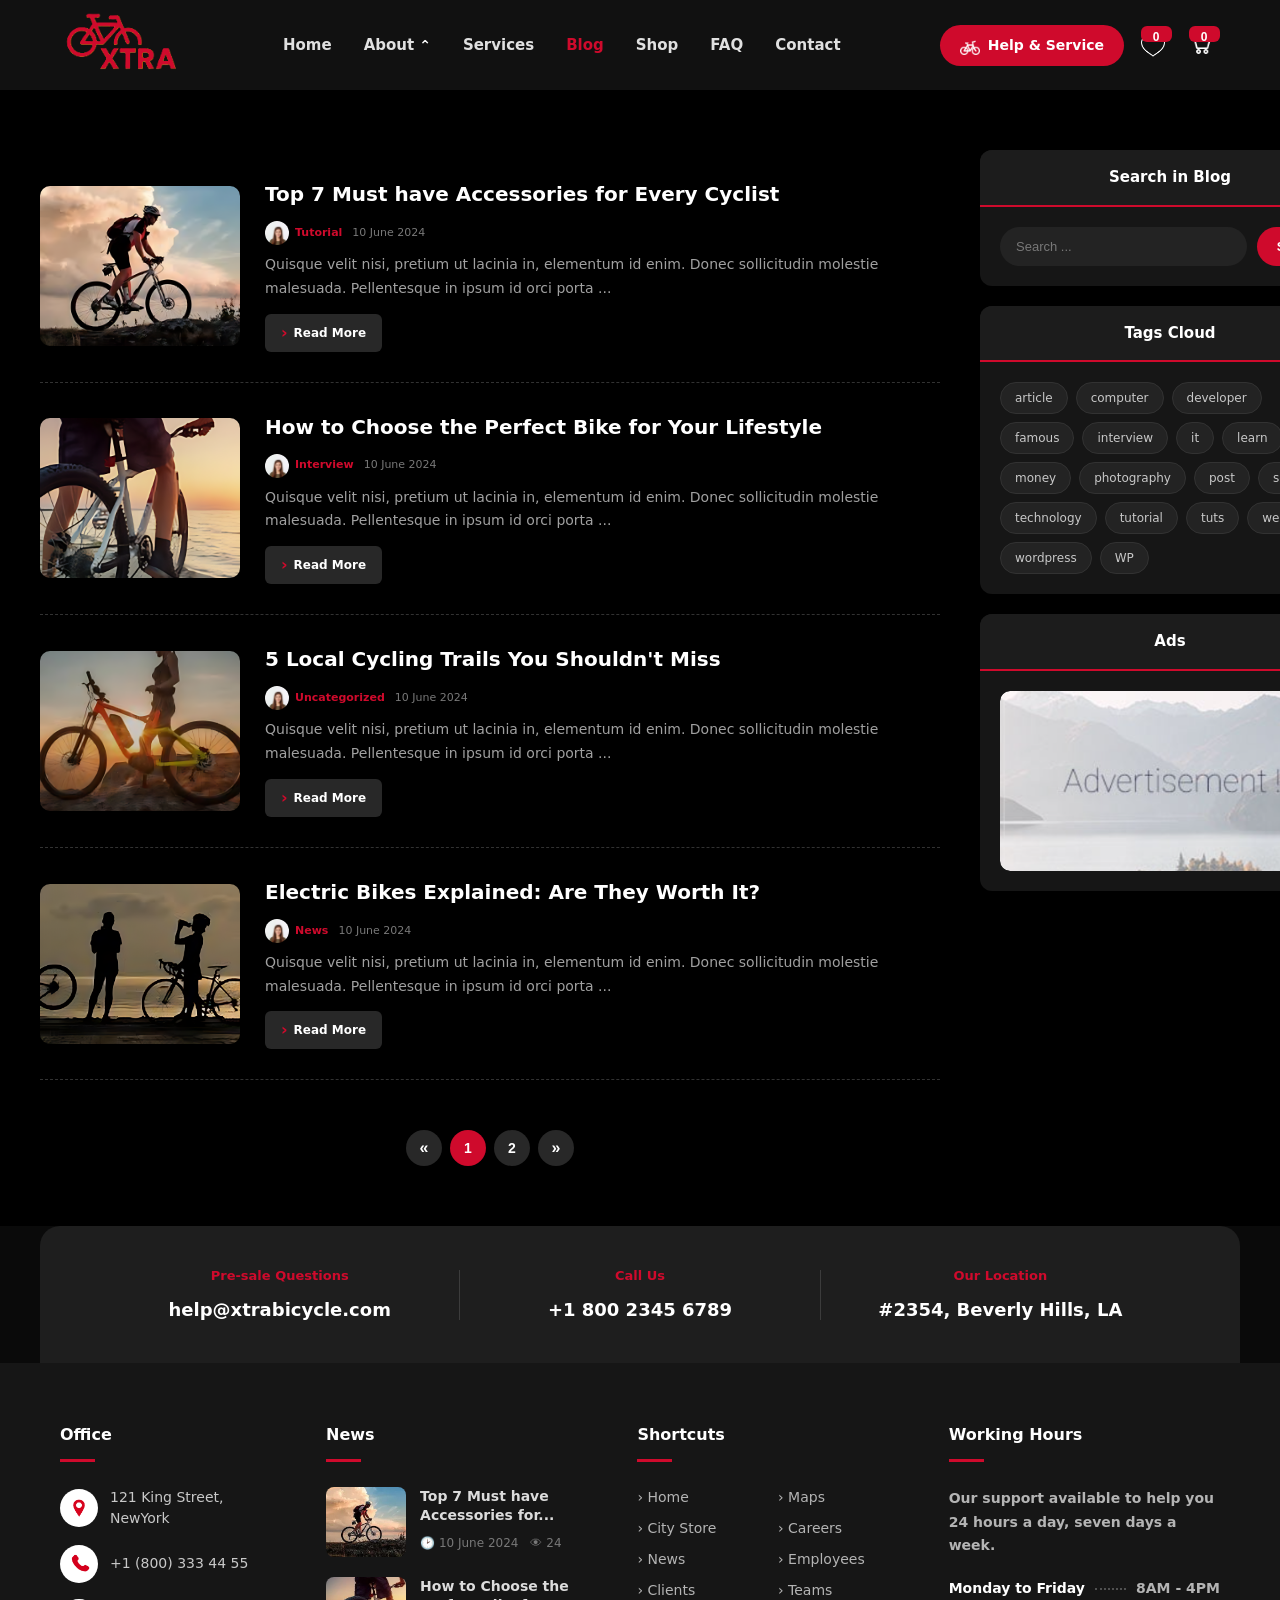
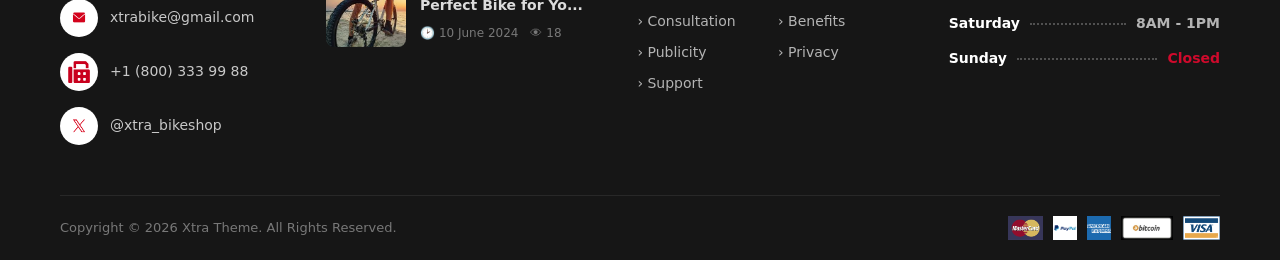
<file: blog.html>
<!DOCTYPE html>
<html lang="en">

<head>
    <meta charset="UTF-8">
    <meta name="viewport" content="width=device-width, initial-scale=1.0">
    <title>Bike Shop</title>
    <link rel="stylesheet" href="assets/css/style.css">
</head>

<body>
    <nav class="navbar">
        <div class="navbar__logo">
            <a href="index.html">
                <img src="assets/images/logo.png" alt="XTRA Logo">
            </a>
        </div>
        <button class="navbar__hamburger" id="hamburgerBtn">
            <span></span>
            <span></span>
            <span></span>
        </button>
        <ul class="navbar__links">

            <li class="navbar__item">
                <a href="index.html" class="navbar__link">Home</a>
            </li>

            <li class="navbar__item navbar__item--dropdown">
                <a href="about.html" class="navbar__link">
                    About <span class="arrow-icon">&#8963;</span>
                </a>
                <ul class="dropdown">
                    <li><a href="#">Submenu 1</a></li>
                    <li class="dropdown__item--sub">
                        <a href="#">Dropdown menu <span>&#8250;</span></a>
                        <ul class="dropdown dropdown--sub">
                            <li><a href="#">Submenu 1</a></li>
                            <li><a href="#">Submenu 2</a></li>
                        </ul>
                    </li>
                    <li><a href="#">Submenu 2</a></li>
                </ul>
            </li>

            <li class="navbar__item">
                <a href="services.html" class="navbar__link">Services</a>
            </li>

            <li class="navbar__item">
                <a href="#" class="navbar__link active">Blog</a>
            </li>

            <li class="navbar__item">
                <a href="shop.html" class="navbar__link">Shop</a>
            </li>

            <li class="navbar__item">
                <a href="faq.html" class="navbar__link">FAQ</a>
            </li>

            <li class="navbar__item">
                <a href="contact.html" class="navbar__link">Contact</a>
            </li>

        </ul>
        <div class="navbar__actions">
            <a href="services.html" class="navbar__btn">
                <img src="assets/images/icons8-bike-48.png" alt="bike icon">
                Help & Service
            </a>
            <button class="navbar__icon-btn">
                <img src="assets/images/icons8-heart-50.png" alt="Wishlist">
                <span class="badge">0</span>
            </button>
            <button class="navbar__icon-btn">
                <img src="assets/images/icons8-cart-64.png" alt="Cart">
                <span class="badge">0</span>
            </button>
        </div>

    </nav>
    <section class="blog">
        <div class="blog__container">

            <div class="blog__posts">

                <article class="blog-card">
                    <div class="blog-card__img-wrapper">
                        <img src="assets/images/blog.png" alt="Blog Post" class="blog-card__img">
                    </div>
                    <div class="blog-card__content">
                        <h2 class="blog-card__title">
                            <a href="#">Top 7 Must have Accessories for Every Cyclist</a>
                        </h2>
                        <div class="blog-card__meta">
                            <div class="blog-card__author-info">
                                <img src="assets/images/hh.jpg" alt="Author" class="blog-card__author-img">
                                <span class="blog-card__category">Tutorial</span>
                            </div>
                            <span class="blog-card__date">10 June 2024</span>
                        </div>
                        <p class="blog-card__excerpt">
                            Quisque velit nisi, pretium ut lacinia in, elementum id enim.
                            Donec sollicitudin molestie malesuada. Pellentesque in ipsum id
                            orci porta ...
                        </p>
                        <a href="#" class="blog-card__btn">
                            <span class="blog-card__btn-arrow">&#8250;</span>
                            <span class="blog-card__btn-text">Read More</span>
                        </a>
                    </div>
                </article>

                <article class="blog-card">
                    <div class="blog-card__img-wrapper">
                        <img src="assets/images/blog 2.png" alt="Blog Post" class="blog-card__img">
                    </div>
                    <div class="blog-card__content">
                        <h2 class="blog-card__title">
                            <a href="#">How to Choose the Perfect Bike for Your Lifestyle</a>
                        </h2>
                        <div class="blog-card__meta">
                            <div class="blog-card__author-info">
                                <img src="assets/images/hh.jpg" alt="Author" class="blog-card__author-img">
                                <span class="blog-card__category">Interview</span>
                            </div>
                            <span class="blog-card__date">10 June 2024</span>
                        </div>
                        <p class="blog-card__excerpt">
                            Quisque velit nisi, pretium ut lacinia in, elementum id enim.
                            Donec sollicitudin molestie malesuada. Pellentesque in ipsum id
                            orci porta ...
                        </p>
                        <a href="#" class="blog-card__btn">
                            <span class="blog-card__btn-arrow">&#8250;</span>
                            <span class="blog-card__btn-text">Read More</span>
                        </a>
                    </div>
                </article>

                <article class="blog-card">
                    <div class="blog-card__img-wrapper">
                        <img src="assets/images/blog 3.png" alt="Blog Post" class="blog-card__img">
                    </div>
                    <div class="blog-card__content">
                        <h2 class="blog-card__title">
                            <a href="#">5 Local Cycling Trails You Shouldn't Miss</a>
                        </h2>
                        <div class="blog-card__meta">
                            <div class="blog-card__author-info">
                                <img src="assets/images/hh.jpg" alt="Author" class="blog-card__author-img">
                                <span class="blog-card__category">Uncategorized</span>
                            </div>
                            <span class="blog-card__date">10 June 2024</span>
                        </div>
                        <p class="blog-card__excerpt">
                            Quisque velit nisi, pretium ut lacinia in, elementum id enim.
                            Donec sollicitudin molestie malesuada. Pellentesque in ipsum id
                            orci porta ...
                        </p>
                        <a href="#" class="blog-card__btn">
                            <span class="blog-card__btn-arrow">&#8250;</span>
                            <span class="blog-card__btn-text">Read More</span>
                        </a>
                    </div>
                </article>

                <article class="blog-card">
                    <div class="blog-card__img-wrapper">
                        <img src="assets/images/blog 4.png" alt="Blog Post" class="blog-card__img">
                    </div>
                    <div class="blog-card__content">
                        <h2 class="blog-card__title">
                            <a href="#">Electric Bikes Explained: Are They Worth It?</a>
                        </h2>
                        <div class="blog-card__meta">
                            <div class="blog-card__author-info">
                                <img src="assets/images/hh.jpg" alt="Author" class="blog-card__author-img">
                                <span class="blog-card__category">News</span>
                            </div>
                            <span class="blog-card__date">10 June 2024</span>
                        </div>
                        <p class="blog-card__excerpt">
                            Quisque velit nisi, pretium ut lacinia in, elementum id enim.
                            Donec sollicitudin molestie malesuada. Pellentesque in ipsum id
                            orci porta ...
                        </p>
                        <a href="#" class="blog-card__btn">
                            <span class="blog-card__btn-arrow">&#8250;</span>
                            <span class="blog-card__btn-text">Read More</span>
                        </a>
                    </div>
                </article>

                <article class="blog-card blog-card--page2">
                    <div class="blog-card__img-wrapper">
                        <img src="assets/images/blog 5.png" alt="Blog Post" class="blog-card__img">
                    </div>
                    <div class="blog-card__content">
                        <h2 class="blog-card__title">
                            <a href="#">How to Safely Commute to Work by Bicycle</a>
                        </h2>
                        <div class="blog-card__meta">
                            <div class="blog-card__author-info">
                                <img src="assets/images/hh.jpg" alt="Author" class="blog-card__author-img">
                                <span class="blog-card__category">Interview</span>
                            </div>
                            <span class="blog-card__date">10 June 2024</span>
                        </div>
                        <p class="blog-card__excerpt">
                            Quisque velit nisi, pretium ut lacinia in, elementum id enim.
                            Donec sollicitudin molestie malesuada. Pellentesque in ipsum id
                            orci porta ...
                        </p>
                        <a href="#" class="blog-card__btn">
                            <span class="blog-card__btn-arrow">&#8250;</span>
                            <span class="blog-card__btn-text">Read More</span>
                        </a>
                    </div>
                </article>

                <article class="blog-card blog-card--page2">
                    <div class="blog-card__img-wrapper">
                        <img src="assets/images/blog 6.png" alt="Blog Post" class="blog-card__img">
                    </div>
                    <div class="blog-card__content">
                        <h2 class="blog-card__title">
                            <a href="#">Top 10 Reasons to Start Cycling Today</a>
                        </h2>
                        <div class="blog-card__meta">
                            <div class="blog-card__author-info">
                                <img src="assets/images/hh.jpg" alt="Author" class="blog-card__author-img">
                                <span class="blog-card__category">News</span>
                            </div>
                            <span class="blog-card__date">10 June 2024</span>
                        </div>
                        <p class="blog-card__excerpt">
                            Quisque velit nisi, pretium ut lacinia in, elementum id enim.
                            Donec sollicitudin molestie malesuada. Pellentesque in ipsum id
                            orci porta ...
                        </p>
                        <a href="#" class="blog-card__btn">
                            <span class="blog-card__btn-arrow">&#8250;</span>
                            <span class="blog-card__btn-text">Read More</span>
                        </a>
                    </div>
                </article>

                <div class="blog__pagination">
                    <button class="blog__pagination-btn blog__pagination-btn--prev">&#171;</button>
                    <button class="blog__pagination-btn active">1</button>
                    <button class="blog__pagination-btn">2</button>
                    <button class="blog__pagination-btn blog__pagination-btn--next">&#187;</button>
                </div>

            </div>

            <aside class="blog__sidebar">

                <div class="sidebar-widget">
                    <h3 class="sidebar-widget__title">Search in Blog</h3>
                    <div class="sidebar-search">
                        <input type="text" placeholder="Search ..." class="sidebar-search__input">
                        <button class="sidebar-search__btn">Search</button>
                    </div>
                </div>

                <div class="sidebar-widget">
                    <h3 class="sidebar-widget__title">Tags Cloud</h3>
                    <div class="sidebar-tags">
                        <a href="#" class="sidebar-tag">article</a>
                        <a href="#" class="sidebar-tag">computer</a>
                        <a href="#" class="sidebar-tag">developer</a>
                        <a href="#" class="sidebar-tag">famous</a>
                        <a href="#" class="sidebar-tag">interview</a>
                        <a href="#" class="sidebar-tag">it</a>
                        <a href="#" class="sidebar-tag">learn</a>
                        <a href="#" class="sidebar-tag">money</a>
                        <a href="#" class="sidebar-tag">photography</a>
                        <a href="#" class="sidebar-tag">post</a>
                        <a href="#" class="sidebar-tag">seo</a>
                        <a href="#" class="sidebar-tag">technology</a>
                        <a href="#" class="sidebar-tag">tutorial</a>
                        <a href="#" class="sidebar-tag">tuts</a>
                        <a href="#" class="sidebar-tag">website</a>
                        <a href="#" class="sidebar-tag">wordpress</a>
                        <a href="#" class="sidebar-tag">WP</a>
                    </div>
                </div>

                <div class="sidebar-widget">
                    <h3 class="sidebar-widget__title">Ads</h3>
                    <div class="sidebar-ads">
                        <img src="assets/images/ad.png" alt="Advertisement" class="sidebar-ads__img">

                    </div>
                </div>

            </aside>

        </div>
    </section>

    <div class="contact-bar">
        <div class="contact-bar__item">
            <span class="contact-bar__label">Pre-sale Questions</span>
            <a href="mailto:help@xtrabicycle.com" class="contact-bar__value">help@xtrabicycle.com</a>
        </div>
        <div class="contact-bar__divider"></div>
        <div class="contact-bar__item">
            <span class="contact-bar__label">Call Us</span>
            <a href="tel:+18002345679" class="contact-bar__value">+1 800 2345 6789</a>
        </div>
        <div class="contact-bar__divider"></div>
        <div class="contact-bar__item">
            <span class="contact-bar__label">Our Location</span>
            <a href="#" class="contact-bar__value">#2354, Beverly Hills, LA</a>
        </div>
    </div>

    <footer class="footer">

        <div class="footer__grid">

            <div class="footer__col">
                <h4 class="footer__col-title">Office</h4>
                <div class="footer__col-underline"></div>
                <ul class="footer__office-list">
                    <li>
                        <div class="footer__img-circle">
                            <img src="assets/images/موقع.png" alt="location">
                        </div>
                        <span>121 King Street, NewYork</span>
                    </li>
                    <li>
                        <div class="footer__img-circle">
                            <img src="assets/images/هاتف.png" alt="phone">
                        </div>
                        <a href="tel:+18003334455">+1 (800) 333 44 55</a>
                    </li>
                    <li>
                        <div class="footer__img-circle">
                            <img src="assets/images/بريد.png" alt="email">
                        </div>
                        <a href="mailto:xtrabike@gmail.com">xtrabike@gmail.com</a>
                    </li>
                    <li>
                        <div class="footer__img-circle">
                            <img src="assets/images/تلفون.png" alt="phone">
                        </div>
                        <a href="tel:+18003339988">+1 (800) 333 99 88</a>
                    </li>
                    <li>
                        <div class="footer__img-circle">
                            <img src="assets/images/اكس.png" alt="x">
                        </div>
                        <a href="#">@xtra_bikeshop</a>
                    </li>
                </ul>
            </div>

            <div class="footer__col">
                <h4 class="footer__col-title">News</h4>
                <div class="footer__col-underline"></div>
                <ul class="footer__news-list">
                    <li class="footer__news-item">
                        <div class="footer__news-img-wrapper">
                            <img src="assets/images/montain-biker.jpg" alt="News 1" class="footer__news-img">
                        </div>
                        <div class="footer__news-text">
                            <a href="#">Top 7 Must have Accessories for...</a>
                            <div class="footer__news-meta">
                                <span>&#128337; 10 June 2024</span>
                                <span>&#128065; 24</span>
                            </div>
                        </div>
                    </li>
                    <li class="footer__news-item">
                        <div class="footer__news-img-wrapper">
                            <img src="assets/images/images.jpeg" alt="News 2" class="footer__news-img">
                        </div>
                        <div class="footer__news-text">
                            <a href="#">How to Choose the Perfect Bike for Yo...</a>
                            <div class="footer__news-meta">
                                <span>&#128337; 10 June 2024</span>
                                <span>&#128065; 18</span>
                            </div>
                        </div>
                    </li>
                </ul>
            </div>

            <div class="footer__col">
                <h4 class="footer__col-title">Shortcuts</h4>
                <div class="footer__col-underline"></div>
                <div class="footer__shortcuts">
                    <ul class="footer__shortcuts-col">
                        <li><a href="#">&#8250; Home</a></li>
                        <li><a href="#">&#8250; City Store</a></li>
                        <li><a href="#">&#8250; News</a></li>
                        <li><a href="#">&#8250; Clients</a></li>
                        <li><a href="#">&#8250; Consultation</a></li>
                        <li><a href="#">&#8250; Publicity</a></li>
                        <li><a href="#">&#8250; Support</a></li>
                    </ul>
                    <ul class="footer__shortcuts-col">
                        <li><a href="#">&#8250; Maps</a></li>
                        <li><a href="#">&#8250; Careers</a></li>
                        <li><a href="#">&#8250; Employees</a></li>
                        <li><a href="#">&#8250; Teams</a></li>
                        <li><a href="#">&#8250; Benefits</a></li>
                        <li><a href="#">&#8250; Privacy</a></li>
                    </ul>
                </div>
            </div>

            <div class="footer__col">
                <h4 class="footer__col-title">Working Hours</h4>
                <div class="footer__col-underline"></div>
                <p class="footer__hours-desc">
                    Our support available to help you
                    24 hours a day, seven days a week.
                </p>
                <ul class="footer__hours-list">
                    <li>
                        <span class="footer__hours-day">Monday to Friday</span>
                        <span class="footer__hours-dots"></span>
                        <span class="footer__hours-time">8AM - 4PM</span>
                    </li>
                    <li>
                        <span class="footer__hours-day">Saturday</span>
                        <span class="footer__hours-dots"></span>
                        <span class="footer__hours-time">8AM - 1PM</span>
                    </li>
                    <li>
                        <span class="footer__hours-day">Sunday</span>
                        <span class="footer__hours-dots"></span>
                        <span class="footer__hours-time closed">Closed</span>
                    </li>
                </ul>
            </div>

        </div>

        <div class="footer__bottom">
            <p class="footer__copyright">Copyright © 2026 Xtra Theme. All Rights
                Reserved.</p>
            <div class="footer__payments">
                <img src="assets/images/Mastercard.png" alt="Mastercard">
                <img src="assets/images/PayPal.png" alt="PayPal">
                <img src="assets/images/American Express.png" alt="American Express">
                <img src="assets/images/bitcoin.jpeg" alt="bitcoin">
                <img src="assets/images/Visa.png" alt="Visa">
            </div>
        </div>

    </footer>
    <script src="assets/js/script.js"></script>
</body>

</html>
</file>
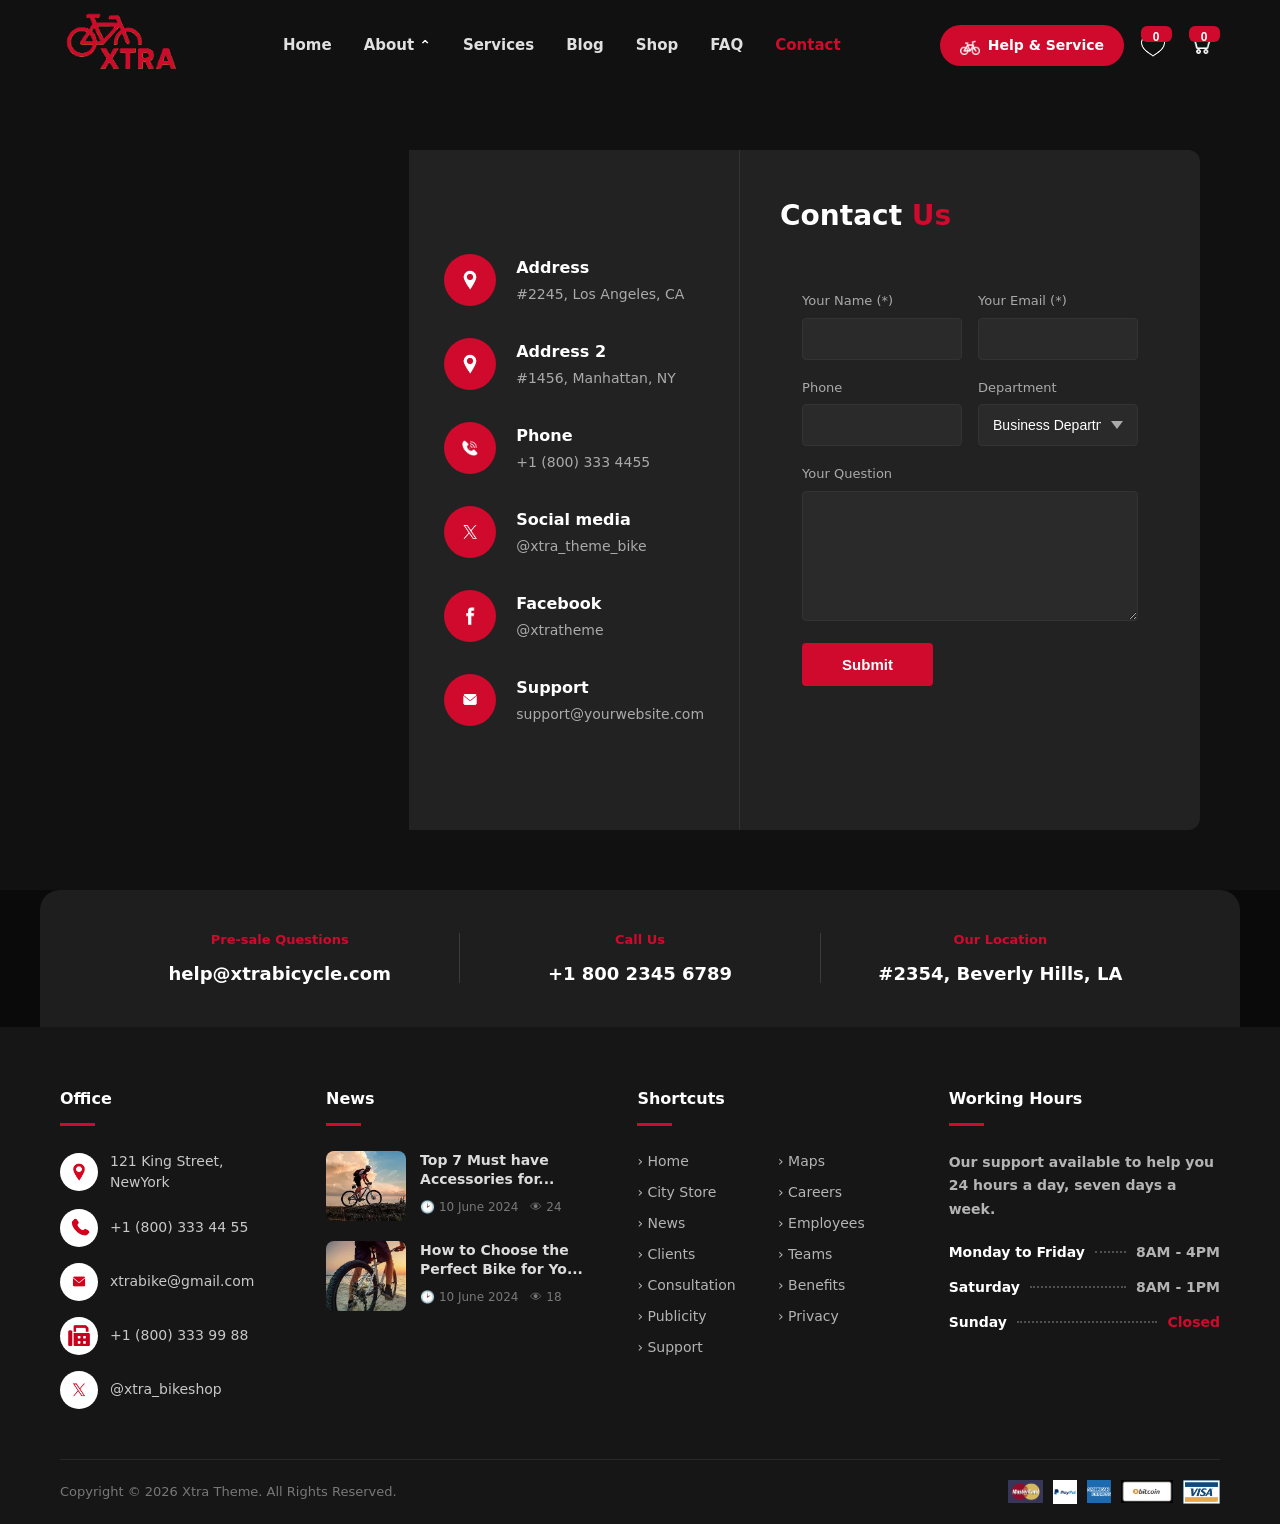
<file: contact.html>
<!DOCTYPE html>
<html lang="en">

<head>
    <meta charset="UTF-8">
    <meta name="viewport" content="width=device-width, initial-scale=1.0">
    <title>Bike Shop</title>
    <link rel="stylesheet" href="assets/css/style.css">
    <link rel="stylesheet" href="https://cdnjs.cloudflare.com/ajax/libs/font-awesome/6.5.0/css/all.min.css">

</head>

<body>
    <nav class="navbar">
        <div class="navbar__logo">
            <a href="index.html">
                <img src="assets/images/logo.png" alt="XTRA Logo">
            </a>
        </div>
        <button class="navbar__hamburger" id="hamburgerBtn">
            <span></span>
            <span></span>
            <span></span>
        </button>
        <ul class="navbar__links">

            <li class="navbar__item">
                <a href="index.html" class="navbar__link">Home</a>
            </li>

            <li class="navbar__item navbar__item--dropdown">
                <a href="about.html" class="navbar__link">
                    About <span class="arrow-icon">&#8963;</span>
                </a>
                <ul class="dropdown">
                    <li><a href="#">Submenu 1</a></li>
                    <li class="dropdown__item--sub">
                        <a href="#">Dropdown menu <span>&#8250;</span></a>
                        <ul class="dropdown dropdown--sub">
                            <li><a href="#">Submenu 1</a></li>
                            <li><a href="#">Submenu 2</a></li>
                        </ul>
                    </li>
                    <li><a href="#">Submenu 2</a></li>
                </ul>
            </li>

            <li class="navbar__item">
                <a href="services.html" class="navbar__link">Services</a>
            </li>

            <li class="navbar__item">
                <a href="blog.html" class="navbar__link">Blog</a>
            </li>

            <li class="navbar__item">
                <a href="shop.html" class="navbar__link">Shop</a>
            </li>

            <li class="navbar__item">
                <a href="faq.html" class="navbar__link">FAQ</a>
            </li>

            <li class="navbar__item">
                <a href="#" class="navbar__link active">Contact</a>
            </li>

        </ul>
        <div class="navbar__actions">
            <a href="services.html" class="navbar__btn">
                <img src="assets/images/icons8-bike-48.png" alt="bike icon">
                Help & Service
            </a>
            <button class="navbar__icon-btn">
                <img src="assets/images/icons8-heart-50.png" alt="Wishlist">
                <span class="badge">0</span>
            </button>
            <button class="navbar__icon-btn">
                <img src="assets/images/icons8-cart-64.png" alt="Cart">
                <span class="badge">0</span>
            </button>
        </div>

    </nav>

    <section class="contact-section">
        <div class="contact-wrapper">

            <div class="contact-map">
                <iframe
                    src="https://www.google.com/maps/embed?pb=!1m18!1m12!1m3!1d24180.89856182306!2d-74.01386!3d40.7128!2m3!1f0!2f0!3f0!3m2!1i1024!2i768!4f13.1!3m3!1m2!1s0x89c2598a7b1e4ecf%3A0x57de9e3d2d419de3!2sLower%20Manhattan%2C%20New%20York%2C%20NY!5e0!3m2!1sen!2sus!4v1700000000000"
                    width="100%" height="100%" style="border:0;" allowfullscreen="" loading="lazy"
                    referrerpolicy="no-referrer-when-downgrade">
                </iframe>
            </div>

            <div class="contact-info">

                <div class="contact-info-item">
                    <div class="contact-icon">
                        <img src="assets/images/موقع.png" alt="Facebook">
                    </div>
                    <div class="contact-text">
                        <h4>Address</h4>
                        <p>#2245, Los Angeles, CA</p>
                    </div>
                </div>

                <div class="contact-info-item">
                    <div class="contact-icon">
                        <img src="assets/images/موقع.png" alt="Facebook">
                    </div>
                    <div class="contact-text">
                        <h4>Address 2</h4>
                        <p>#1456, Manhattan, NY</p>
                    </div>
                </div>

                <div class="contact-info-item">
                    <div class="contact-icon">
                        <img src="assets/images/كونتاكت هاتف.png" alt="Facebook">
                    </div>
                    <div class="contact-text">
                        <h4>Phone</h4>
                        <p>+1 (800) 333 4455</p>
                    </div>
                </div>

                <div class="contact-info-item">
                    <div class="contact-icon">
                        <img src="assets/images/اكس.png" alt="Facebook">
                    </div>
                    <div class="contact-text">
                        <h4>Social media</h4>
                        <p>@xtra_theme_bike</p>
                    </div>
                </div>

                <div class="contact-info-item">
                    <div class="contact-icon">
                        <img src="assets/images/فيس.png" alt="Facebook">
                    </div>
                    <div class="contact-text">
                        <h4>Facebook</h4>
                        <p>@xtratheme</p>
                    </div>
                </div>

                <div class="contact-info-item">
                    <div class="contact-icon">
                        <img src="assets/images/بريد.png" alt="Facebook">
                    </div>
                    <div class="contact-text">
                        <h4>Support</h4>
                        <p>support@yourwebsite.com</p>
                    </div>
                </div>

            </div>

            <div class="contact-form-wrapper">
                <h2 class="contact-title">Contact <span>Us</span></h2>

                <div class="contact-form">
                    <div class="form-row">
                        <div class="form-group">
                            <label>Your Name (*)</label>
                            <input type="text" placeholder="">
                        </div>
                        <div class="form-group">
                            <label>Your Email (*)</label>
                            <input type="email" placeholder="">
                        </div>
                    </div>

                    <div class="form-row">
                        <div class="form-group">
                            <label>Phone</label>
                            <input type="tel" placeholder="">
                        </div>
                        <div class="form-group">
                            <label>Department</label>
                            <select>
                                <option>Business Department</option>
                                <option>Support Department</option>
                                <option>Sales Department</option>
                            </select>
                        </div>
                    </div>

                    <div class="form-group full-width">
                        <label>Your Question</label>
                        <textarea rows="6" placeholder=""></textarea>
                    </div>

                    <div class="form-submit">
                        <button type="submit" class="submit-btn">Submit</button>
                    </div>
                </div>
            </div>

        </div>
    </section>


    <div class="contact-bar">
        <div class="contact-bar__item">
            <span class="contact-bar__label">Pre-sale Questions</span>
            <a href="mailto:help@xtrabicycle.com" class="contact-bar__value">help@xtrabicycle.com</a>
        </div>
        <div class="contact-bar__divider"></div>
        <div class="contact-bar__item">
            <span class="contact-bar__label">Call Us</span>
            <a href="tel:+18002345679" class="contact-bar__value">+1 800 2345 6789</a>
        </div>
        <div class="contact-bar__divider"></div>
        <div class="contact-bar__item">
            <span class="contact-bar__label">Our Location</span>
            <a href="#" class="contact-bar__value">#2354, Beverly Hills, LA</a>
        </div>
    </div>

    <footer class="footer">

        <div class="footer__grid">

            <div class="footer__col">
                <h4 class="footer__col-title">Office</h4>
                <div class="footer__col-underline"></div>
                <ul class="footer__office-list">
                    <li>
                        <div class="footer__img-circle">
                            <img src="assets/images/موقع.png" alt="location">
                        </div>
                        <span>121 King Street, NewYork</span>
                    </li>
                    <li>
                        <div class="footer__img-circle">
                            <img src="assets/images/هاتف.png" alt="phone">
                        </div>
                        <a href="tel:+18003334455">+1 (800) 333 44 55</a>
                    </li>
                    <li>
                        <div class="footer__img-circle">
                            <img src="assets/images/بريد.png" alt="email">
                        </div>
                        <a href="mailto:xtrabike@gmail.com">xtrabike@gmail.com</a>
                    </li>
                    <li>
                        <div class="footer__img-circle">
                            <img src="assets/images/تلفون.png" alt="phone">
                        </div>
                        <a href="tel:+18003339988">+1 (800) 333 99 88</a>
                    </li>
                    <li>
                        <div class="footer__img-circle">
                            <img src="assets/images/اكس.png" alt="x">
                        </div>
                        <a href="#">@xtra_bikeshop</a>
                    </li>
                </ul>
            </div>

            <div class="footer__col">
                <h4 class="footer__col-title">News</h4>
                <div class="footer__col-underline"></div>
                <ul class="footer__news-list">
                    <li class="footer__news-item">
                        <div class="footer__news-img-wrapper">
                            <img src="assets/images/montain-biker.jpg" alt="News 1" class="footer__news-img">
                        </div>
                        <div class="footer__news-text">
                            <a href="#">Top 7 Must have Accessories for...</a>
                            <div class="footer__news-meta">
                                <span>&#128337; 10 June 2024</span>
                                <span>&#128065; 24</span>
                            </div>
                        </div>
                    </li>
                    <li class="footer__news-item">
                        <div class="footer__news-img-wrapper">
                            <img src="assets/images/images.jpeg" alt="News 2" class="footer__news-img">
                        </div>
                        <div class="footer__news-text">
                            <a href="#">How to Choose the Perfect Bike for Yo...</a>
                            <div class="footer__news-meta">
                                <span>&#128337; 10 June 2024</span>
                                <span>&#128065; 18</span>
                            </div>
                        </div>
                    </li>
                </ul>
            </div>

            <div class="footer__col">
                <h4 class="footer__col-title">Shortcuts</h4>
                <div class="footer__col-underline"></div>
                <div class="footer__shortcuts">
                    <ul class="footer__shortcuts-col">
                        <li><a href="#">&#8250; Home</a></li>
                        <li><a href="#">&#8250; City Store</a></li>
                        <li><a href="#">&#8250; News</a></li>
                        <li><a href="#">&#8250; Clients</a></li>
                        <li><a href="#">&#8250; Consultation</a></li>
                        <li><a href="#">&#8250; Publicity</a></li>
                        <li><a href="#">&#8250; Support</a></li>
                    </ul>
                    <ul class="footer__shortcuts-col">
                        <li><a href="#">&#8250; Maps</a></li>
                        <li><a href="#">&#8250; Careers</a></li>
                        <li><a href="#">&#8250; Employees</a></li>
                        <li><a href="#">&#8250; Teams</a></li>
                        <li><a href="#">&#8250; Benefits</a></li>
                        <li><a href="#">&#8250; Privacy</a></li>
                    </ul>
                </div>
            </div>

            <div class="footer__col">
                <h4 class="footer__col-title">Working Hours</h4>
                <div class="footer__col-underline"></div>
                <p class="footer__hours-desc">
                    Our support available to help you
                    24 hours a day, seven days a week.
                </p>
                <ul class="footer__hours-list">
                    <li>
                        <span class="footer__hours-day">Monday to Friday</span>
                        <span class="footer__hours-dots"></span>
                        <span class="footer__hours-time">8AM - 4PM</span>
                    </li>
                    <li>
                        <span class="footer__hours-day">Saturday</span>
                        <span class="footer__hours-dots"></span>
                        <span class="footer__hours-time">8AM - 1PM</span>
                    </li>
                    <li>
                        <span class="footer__hours-day">Sunday</span>
                        <span class="footer__hours-dots"></span>
                        <span class="footer__hours-time closed">Closed</span>
                    </li>
                </ul>
            </div>

        </div>

        <div class="footer__bottom">
            <p class="footer__copyright">Copyright © 2026 Xtra Theme. All Rights Reserved.</p>
            <div class="footer__payments">
                <img src="assets/images/Mastercard.png" alt="Mastercard">
                <img src="assets/images/PayPal.png" alt="PayPal">
                <img src="assets/images/American Express.png" alt="American Express">
                <img src="assets/images/bitcoin.jpeg" alt="bitcoin">
                <img src="assets/images/Visa.png" alt="Visa">
            </div>
        </div>

    </footer>
    <script src="assets/js/script.js"></script>
</body>

</html>
</file>
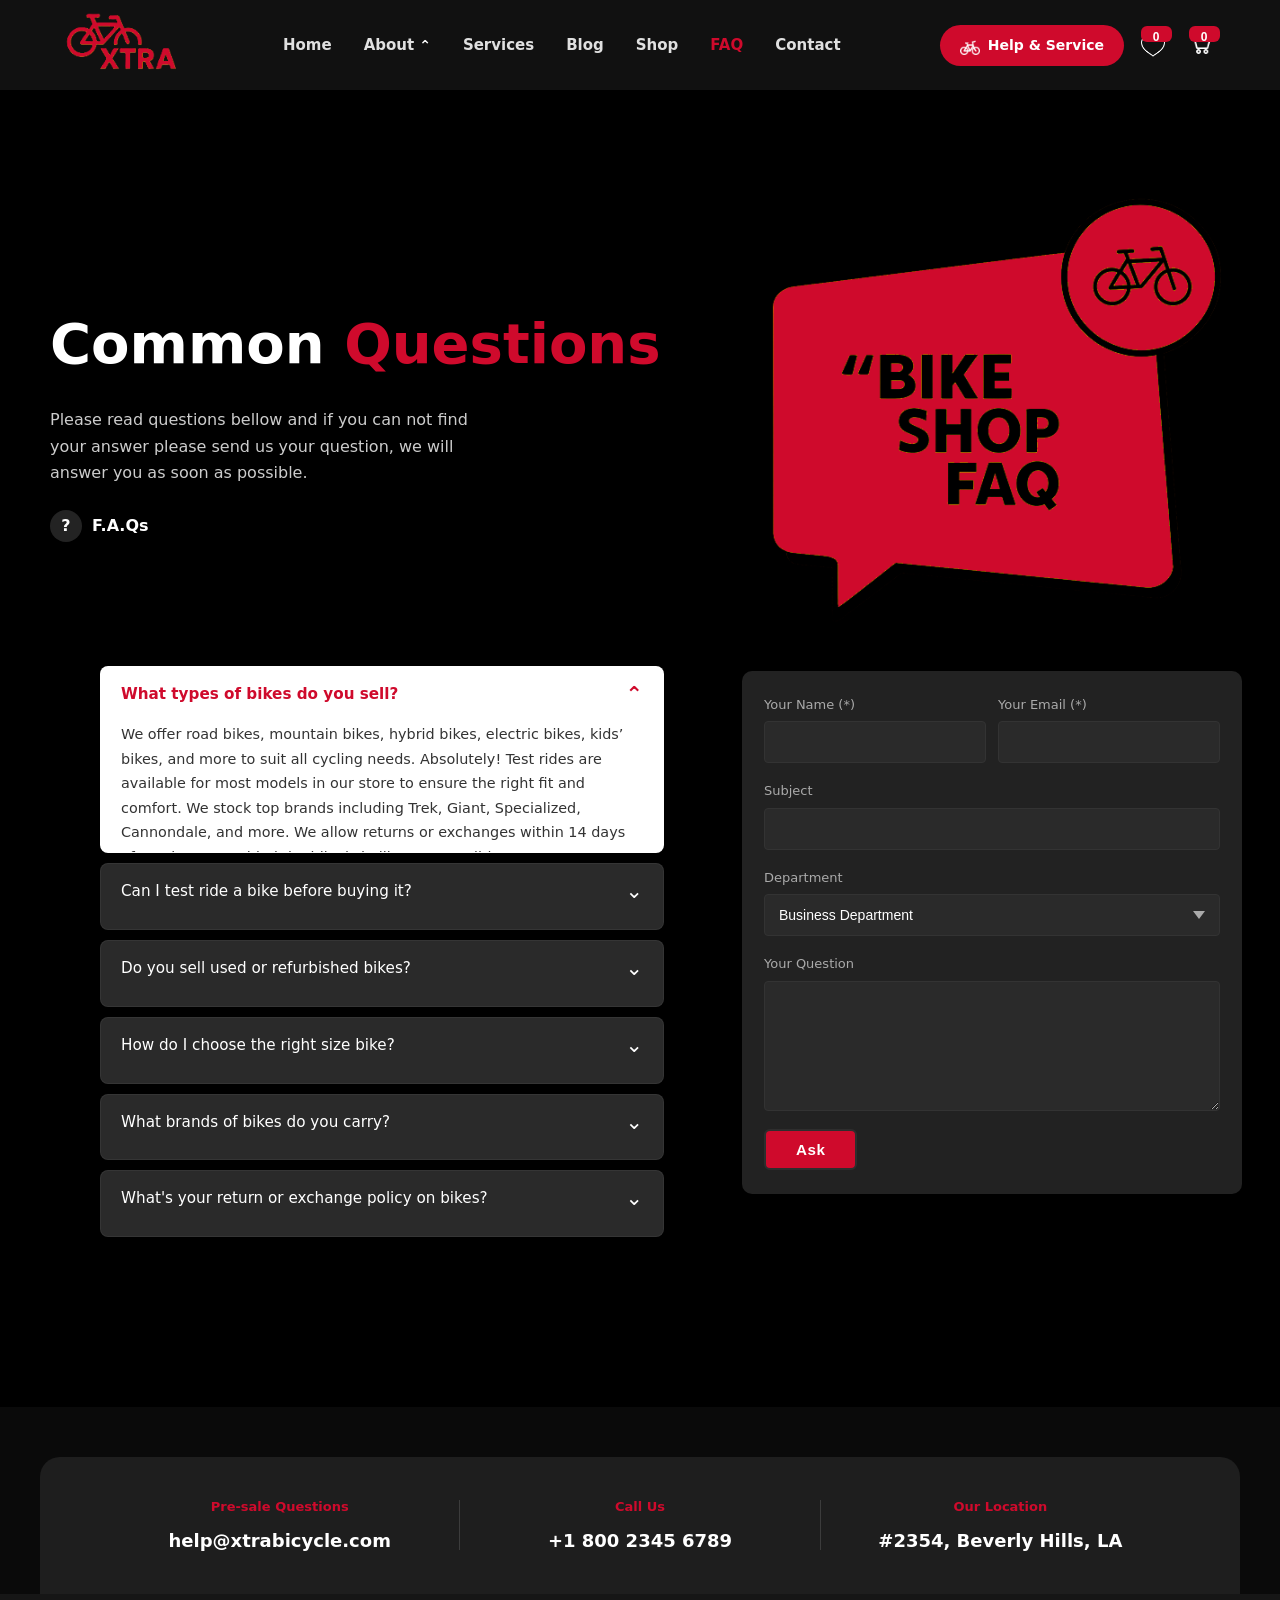
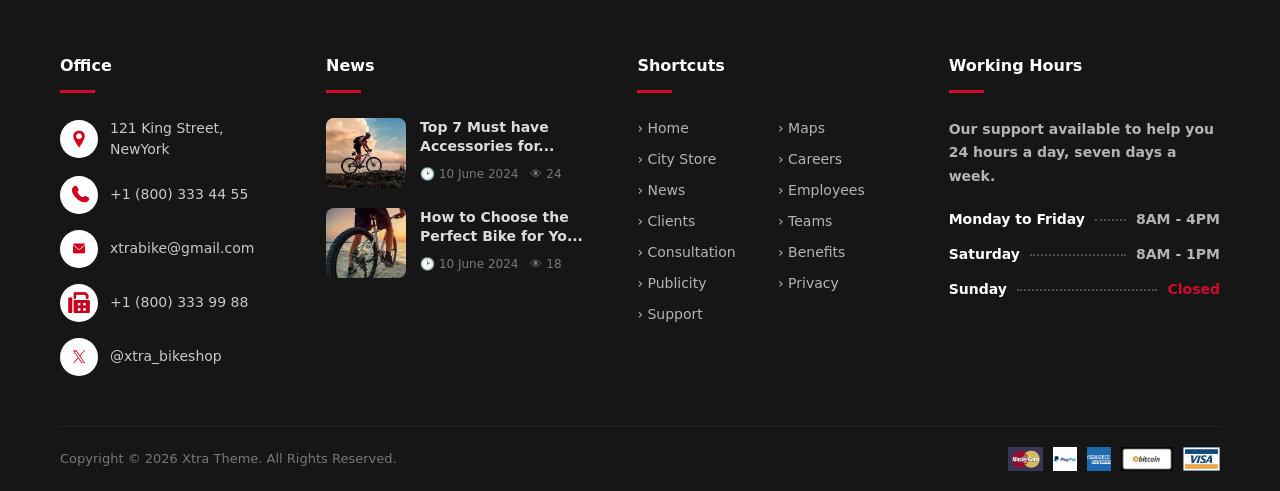
<file: faq.html>
<!DOCTYPE html>
<html lang="en">

<head>
    <meta charset="UTF-8">
    <meta name="viewport" content="width=device-width, initial-scale=1.0">
    <title>Bike Shop</title>
    <link rel="stylesheet" href="assets/css/style.css">
</head>

<body>

    <nav class="navbar">
        <div class="navbar__logo">
            <a href="index.html">
                <img src="assets/images/logo.png" alt="XTRA Logo">
            </a>
        </div>
        <button class="navbar__hamburger" id="hamburgerBtn">
            <span></span>
            <span></span>
            <span></span>
        </button>
        <ul class="navbar__links">

            <li class="navbar__item">
                <a href="index.html" class="navbar__link">Home</a>
            </li>

            <li class="navbar__item navbar__item--dropdown">
                <a href="about.html" class="navbar__link">
                    About <span class="arrow-icon">&#8963;</span>
                </a>
                <ul class="dropdown">
                    <li><a href="#">Submenu 1</a></li>
                    <li class="dropdown__item--sub">
                        <a href="#">Dropdown menu <span>&#8250;</span></a>
                        <ul class="dropdown dropdown--sub">
                            <li><a href="#">Submenu 1</a></li>
                            <li><a href="#">Submenu 2</a></li>
                        </ul>
                    </li>
                    <li><a href="#">Submenu 2</a></li>
                </ul>
            </li>

            <li class="navbar__item">
                <a href="services.html" class="navbar__link">Services</a>
            </li>

            <li class="navbar__item">
                <a href="blog.html" class="navbar__link">Blog</a>
            </li>

            <li class="navbar__item">
                <a href="shop.html" class="navbar__link">Shop</a>
            </li>

            <li class="navbar__item">
                <a href="#" class="navbar__link active">FAQ</a>
            </li>

            <li class="navbar__item">
                <a href="contact.html" class="navbar__link">Contact</a>
            </li>

        </ul>
        <div class="navbar__actions">
            <a href="services.html" class="navbar__btn">
                <img src="assets/images/icons8-bike-48.png" alt="bike icon">
                Help & Service
            </a>
            <button class="navbar__icon-btn">
                <img src="assets/images/icons8-heart-50.png" alt="Wishlist">
                <span class="badge">0</span>
            </button>
            <button class="navbar__icon-btn">
                <img src="assets/images/icons8-cart-64.png" alt="Cart">
                <span class="badge">0</span>
            </button>
        </div>

    </nav>
    <section class="faq-section">

        <div class="left-side">

            <div class="title-block">
                <h2><span class="white">Common</span> <span class="red">Questions</span></h2>
                <p>Please read questions bellow and if you can not find your answer please send us your question, we
                    will answer you as soon as possible.</p>
            </div>

            <div class="faq-label">
                <span class="faq-icon">?</span>
                <span>F.A.Qs</span>
            </div>

            <div class="accordion">

                <div class="accordion-item open">
                    <div class="accordion-header">
                        <span>What types of bikes do you sell?</span>
                        <span class="icon">&#8963;</span>
                    </div>
                    <div class="accordion-body">
                        <p>We offer road bikes, mountain bikes, hybrid bikes, electric bikes, kids’ bikes, and more to
                            suit all cycling needs. Absolutely! Test rides are available for most models in our store to
                            ensure the right fit and comfort. We stock top brands including Trek, Giant, Specialized,
                            Cannondale, and more. We allow returns or exchanges within 14 days of purchase, provided the
                            bike is in like-new condition.</p>
                    </div>
                </div>

                <div class="accordion-item">
                    <div class="accordion-header">
                        <span>Can I test ride a bike before buying it?</span>
                        <span class="icon">&#8964;</span>
                    </div>
                </div>

                <div class="accordion-item">
                    <div class="accordion-header">
                        <span>Do you sell used or refurbished bikes?</span>
                        <span class="icon">&#8964;</span>
                    </div>

                </div>

                <div class="accordion-item">
                    <div class="accordion-header">
                        <span>How do I choose the right size bike?</span>
                        <span class="icon">&#8964;</span>
                    </div>

                </div>

                <div class="accordion-item">
                    <div class="accordion-header">
                        <span>What brands of bikes do you carry?</span>
                        <span class="icon">&#8964;</span>
                    </div>

                </div>

                <div class="accordion-item">
                    <div class="accordion-header">
                        <span>What's your return or exchange policy on bikes?</span>
                        <span class="icon">&#8964;</span>
                    </div>

                </div>

            </div>
        </div>

        <div class="right-side">

            <div class="hero-image-area">
                <img src="assets/images/faq.png" alt="Bike Shop FAQ" class="faq-hero-img" />
            </div>

            <div class="contact-form">

                <div class="form-row two-col">
                    <div class="form-group">
                        <label>Your Name (*)</label>
                        <input type="text" />
                    </div>
                    <div class="form-group">
                        <label>Your Email (*)</label>
                        <input type="email" />
                    </div>
                </div>

                <div class="form-group">
                    <label>Subject</label>
                    <input type="text" />
                </div>

                <div class="form-group">
                    <label>Department</label>
                    <select>
                        <option>Business Department</option>
                        <option>Technical Support</option>
                        <option>Sales</option>
                        <option>General Inquiry</option>
                    </select>
                </div>

                <div class="form-group">
                    <label>Your Question</label>
                    <textarea></textarea>
                </div>

                <button class="ask-btn">Ask</button>

            </div>
        </div>

    </section>

    <div class="contact-bar">
        <div class="contact-bar__item">
            <span class="contact-bar__label">Pre-sale Questions</span>
            <a href="mailto:help@xtrabicycle.com" class="contact-bar__value">help@xtrabicycle.com</a>
        </div>
        <div class="contact-bar__divider"></div>
        <div class="contact-bar__item">
            <span class="contact-bar__label">Call Us</span>
            <a href="tel:+18002345679" class="contact-bar__value">+1 800 2345 6789</a>
        </div>
        <div class="contact-bar__divider"></div>
        <div class="contact-bar__item">
            <span class="contact-bar__label">Our Location</span>
            <a href="#" class="contact-bar__value">#2354, Beverly Hills, LA</a>
        </div>
    </div>

    <footer class="footer">

        <div class="footer__grid">

            <div class="footer__col">
                <h4 class="footer__col-title">Office</h4>
                <div class="footer__col-underline"></div>
                <ul class="footer__office-list">
                    <li>
                        <div class="footer__img-circle">
                            <img src="assets/images/موقع.png" alt="location">
                        </div>
                        <span>121 King Street, NewYork</span>
                    </li>
                    <li>
                        <div class="footer__img-circle">
                            <img src="assets/images/هاتف.png" alt="phone">
                        </div>
                        <a href="tel:+18003334455">+1 (800) 333 44 55</a>
                    </li>
                    <li>
                        <div class="footer__img-circle">
                            <img src="assets/images/بريد.png" alt="email">
                        </div>
                        <a href="mailto:xtrabike@gmail.com">xtrabike@gmail.com</a>
                    </li>
                    <li>
                        <div class="footer__img-circle">
                            <img src="assets/images/تلفون.png" alt="phone">
                        </div>
                        <a href="tel:+18003339988">+1 (800) 333 99 88</a>
                    </li>
                    <li>
                        <div class="footer__img-circle">
                            <img src="assets/images/اكس.png" alt="x">
                        </div>
                        <a href="#">@xtra_bikeshop</a>
                    </li>
                </ul>
            </div>

            <div class="footer__col">
                <h4 class="footer__col-title">News</h4>
                <div class="footer__col-underline"></div>
                <ul class="footer__news-list">
                    <li class="footer__news-item">
                        <div class="footer__news-img-wrapper">
                            <img src="assets/images/montain-biker.jpg" alt="News 1" class="footer__news-img">
                        </div>
                        <div class="footer__news-text">
                            <a href="#">Top 7 Must have Accessories for...</a>
                            <div class="footer__news-meta">
                                <span>&#128337; 10 June 2024</span>
                                <span>&#128065; 24</span>
                            </div>
                        </div>
                    </li>
                    <li class="footer__news-item">
                        <div class="footer__news-img-wrapper">
                            <img src="assets/images/images.jpeg" alt="News 2" class="footer__news-img">
                        </div>
                        <div class="footer__news-text">
                            <a href="#">How to Choose the Perfect Bike for Yo...</a>
                            <div class="footer__news-meta">
                                <span>&#128337; 10 June 2024</span>
                                <span>&#128065; 18</span>
                            </div>
                        </div>
                    </li>
                </ul>
            </div>

            <div class="footer__col">
                <h4 class="footer__col-title">Shortcuts</h4>
                <div class="footer__col-underline"></div>
                <div class="footer__shortcuts">
                    <ul class="footer__shortcuts-col">
                        <li><a href="#">&#8250; Home</a></li>
                        <li><a href="#">&#8250; City Store</a></li>
                        <li><a href="#">&#8250; News</a></li>
                        <li><a href="#">&#8250; Clients</a></li>
                        <li><a href="#">&#8250; Consultation</a></li>
                        <li><a href="#">&#8250; Publicity</a></li>
                        <li><a href="#">&#8250; Support</a></li>
                    </ul>
                    <ul class="footer__shortcuts-col">
                        <li><a href="#">&#8250; Maps</a></li>
                        <li><a href="#">&#8250; Careers</a></li>
                        <li><a href="#">&#8250; Employees</a></li>
                        <li><a href="#">&#8250; Teams</a></li>
                        <li><a href="#">&#8250; Benefits</a></li>
                        <li><a href="#">&#8250; Privacy</a></li>
                    </ul>
                </div>
            </div>

            <div class="footer__col">
                <h4 class="footer__col-title">Working Hours</h4>
                <div class="footer__col-underline"></div>
                <p class="footer__hours-desc">
                    Our support available to help you
                    24 hours a day, seven days a week.
                </p>
                <ul class="footer__hours-list">
                    <li>
                        <span class="footer__hours-day">Monday to Friday</span>
                        <span class="footer__hours-dots"></span>
                        <span class="footer__hours-time">8AM - 4PM</span>
                    </li>
                    <li>
                        <span class="footer__hours-day">Saturday</span>
                        <span class="footer__hours-dots"></span>
                        <span class="footer__hours-time">8AM - 1PM</span>
                    </li>
                    <li>
                        <span class="footer__hours-day">Sunday</span>
                        <span class="footer__hours-dots"></span>
                        <span class="footer__hours-time closed">Closed</span>
                    </li>
                </ul>
            </div>

        </div>

        <div class="footer__bottom">
            <p class="footer__copyright">Copyright © 2026 Xtra Theme. All Rights Reserved.</p>
            <div class="footer__payments">
                <img src="assets/images/Mastercard.png" alt="Mastercard">
                <img src="assets/images/PayPal.png" alt="PayPal">
                <img src="assets/images/American Express.png" alt="American Express">
                <img src="assets/images/bitcoin.jpeg" alt="bitcoin">
                <img src="assets/images/Visa.png" alt="Visa">
            </div>
        </div>

    </footer>
    <script src="assets/js/script.js"></script>
</body>

</html>
</file>
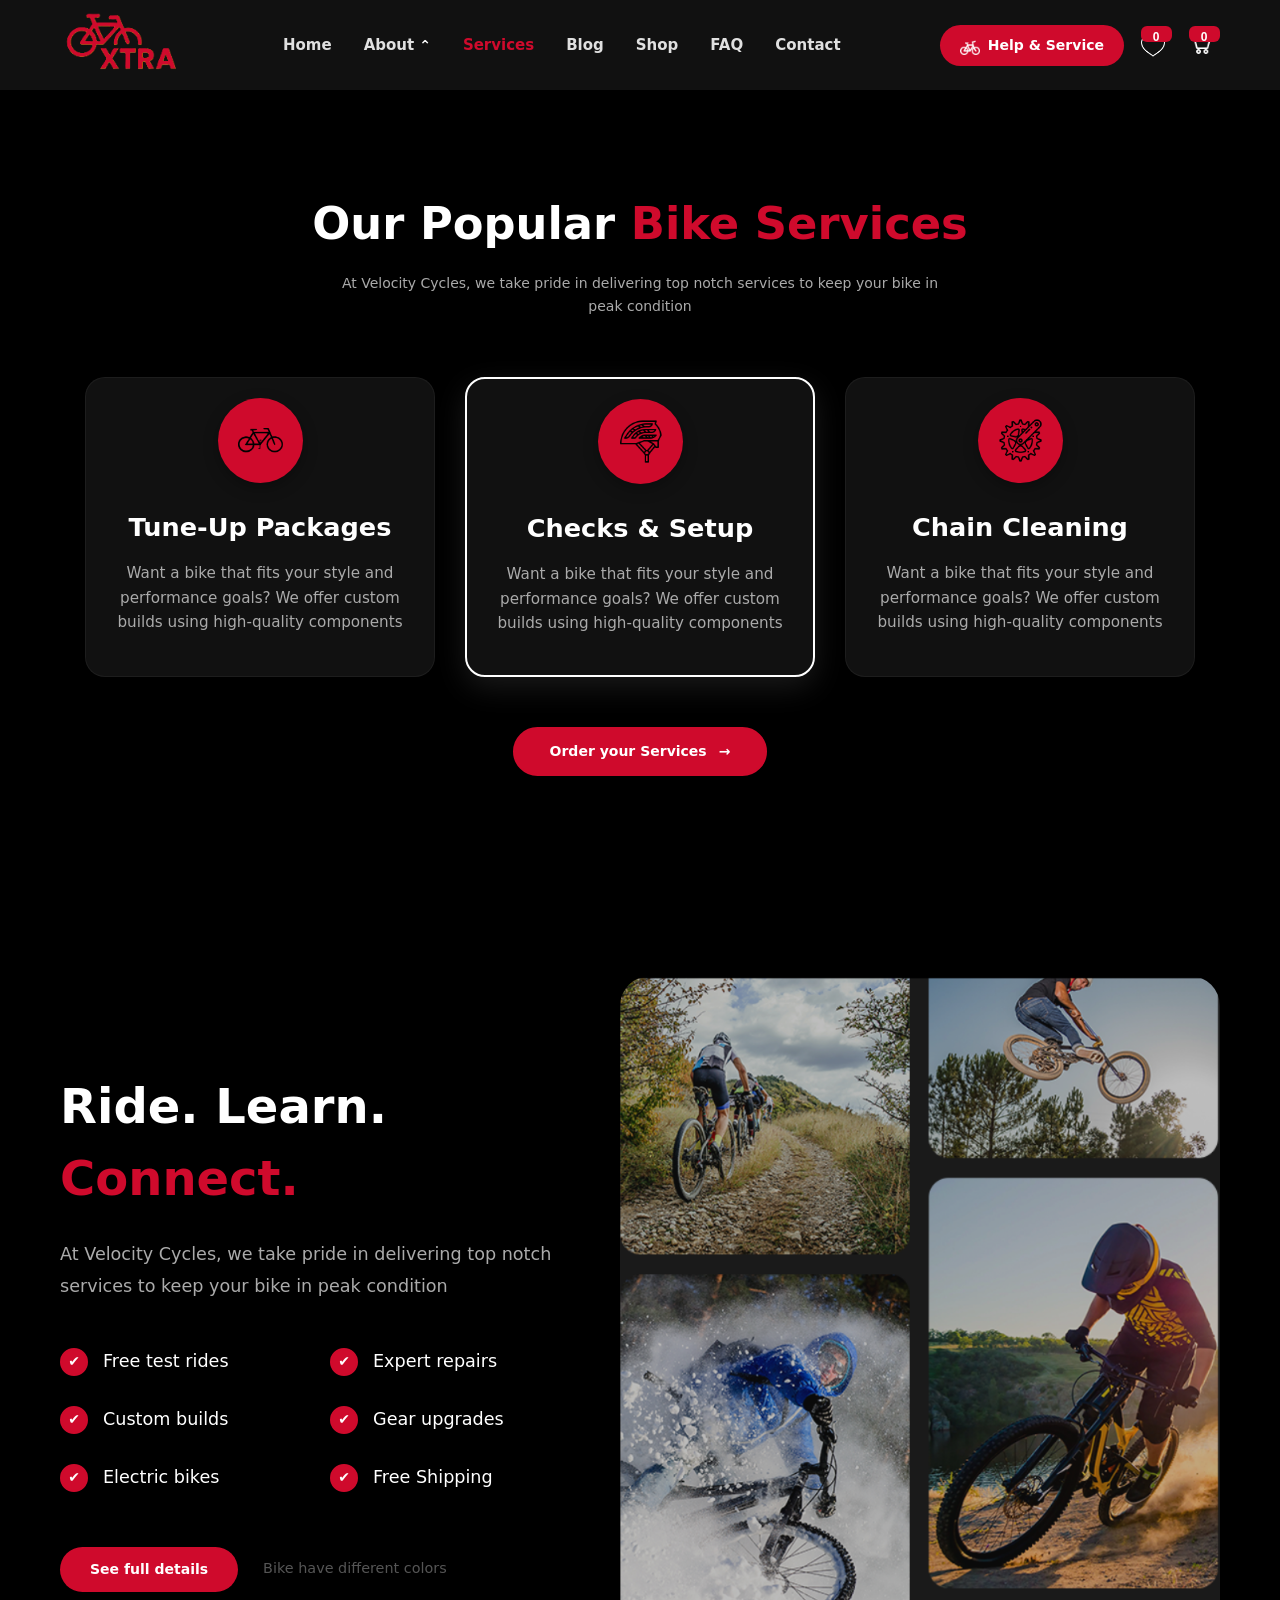
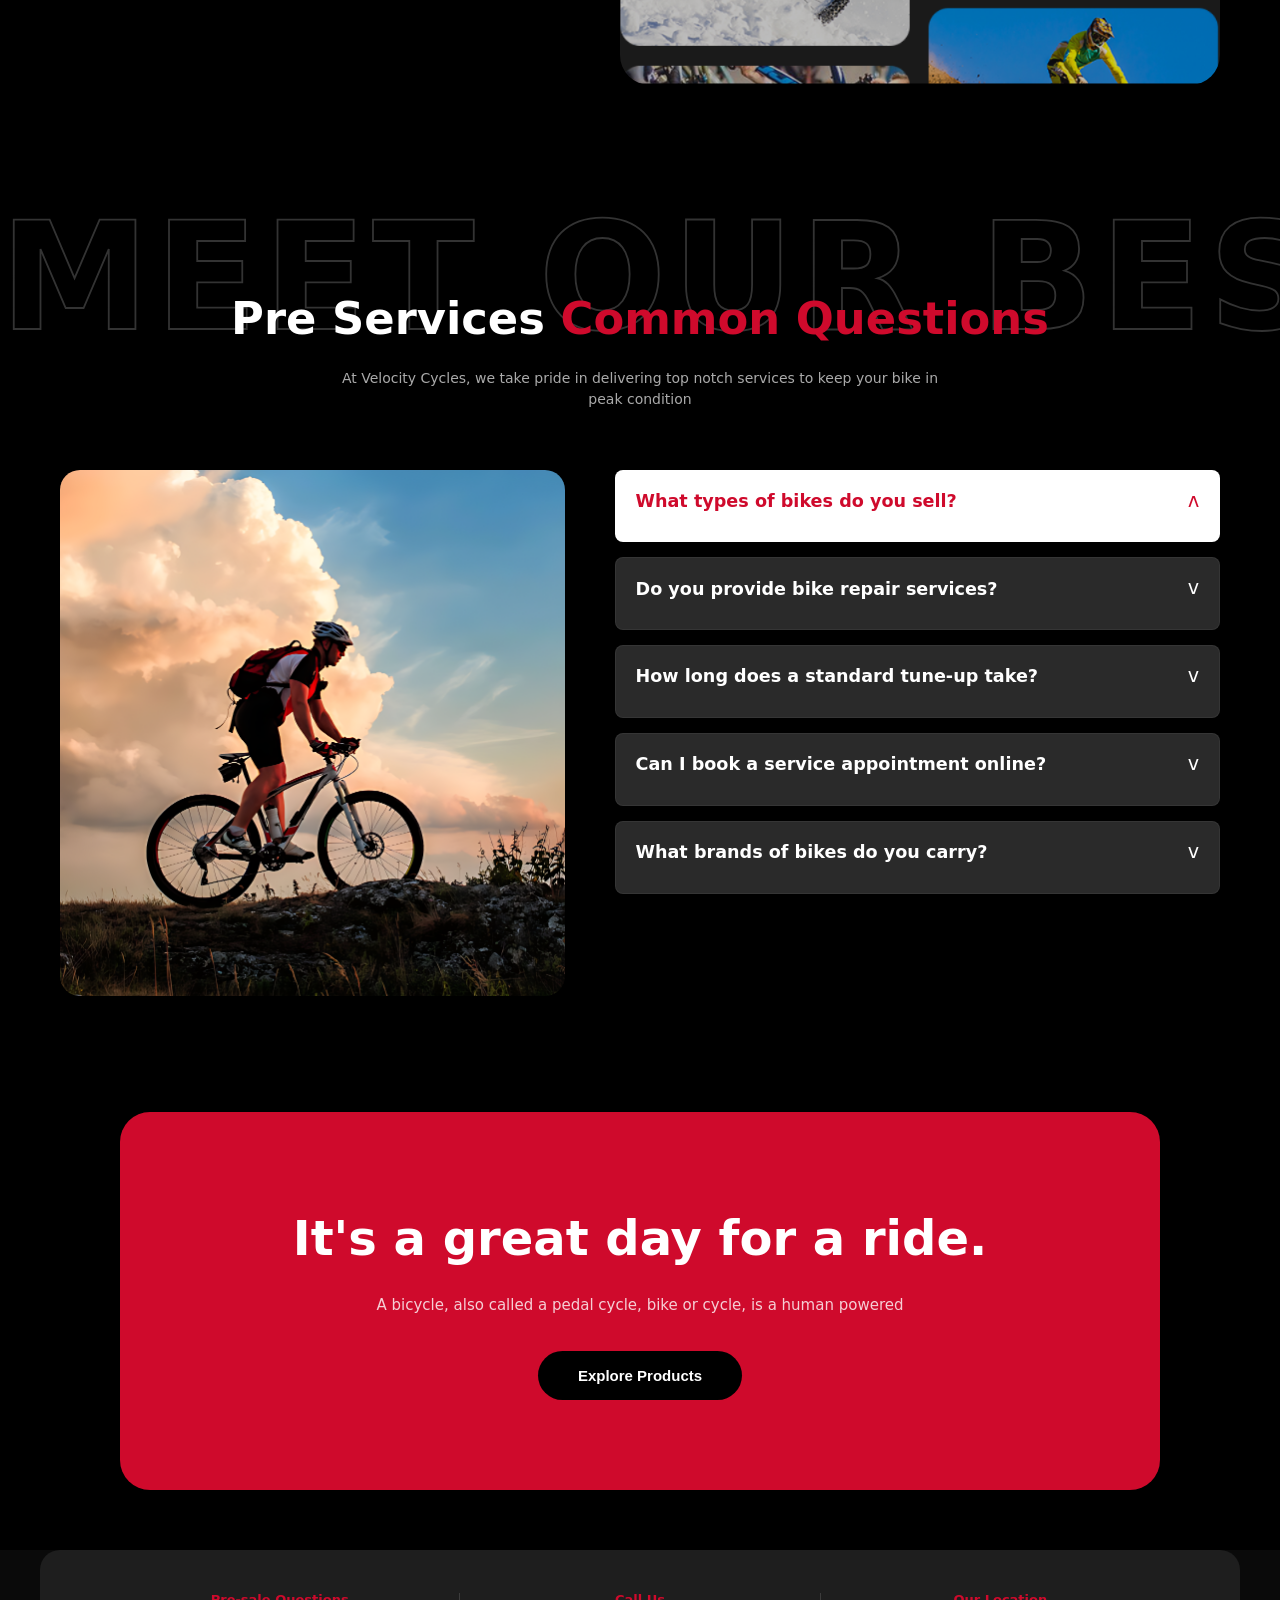
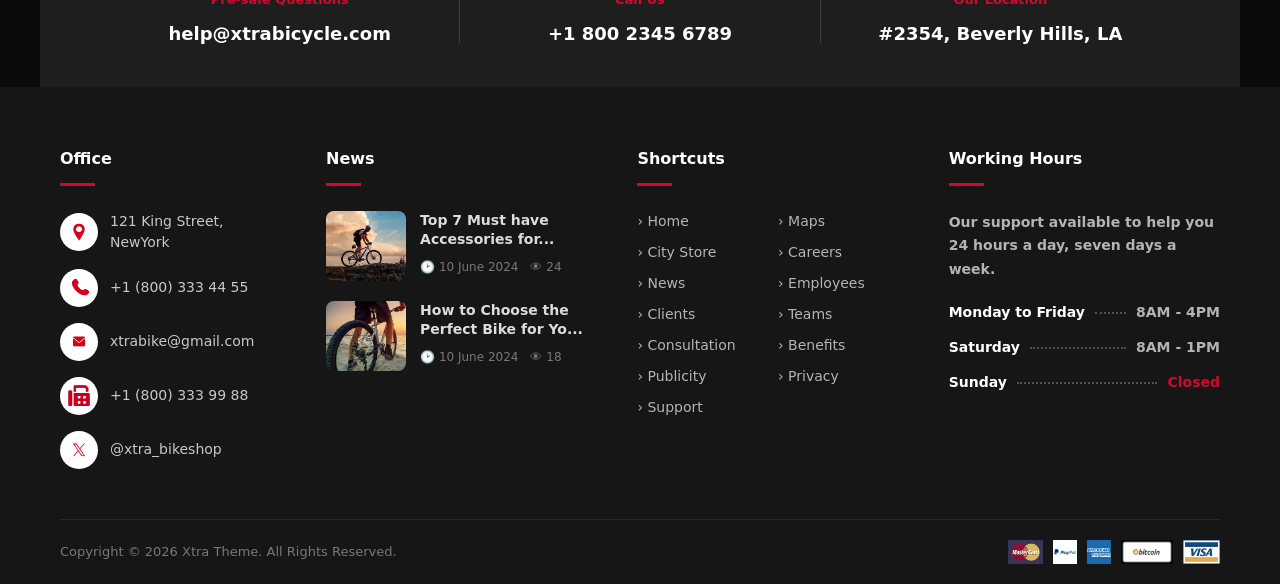
<file: services.html>
<!DOCTYPE html>
<html lang="en">

<head>
    <meta charset="UTF-8">
    <meta name="viewport" content="width=device-width, initial-scale=1.0">
    <title>Bike Shop</title>
    <link rel="stylesheet" href="assets/css/style.css">
</head>

<body>

    <nav class="navbar">
        <div class="navbar__logo">
            <a href="index.html">
                <img src="assets/images/logo.png" alt="XTRA Logo">
            </a>
        </div>
        <button class="navbar__hamburger" id="hamburgerBtn">
            <span></span>
            <span></span>
            <span></span>
        </button>
        <ul class="navbar__links">

            <li class="navbar__item">
                <a href="index.html" class="navbar__link">Home</a>
            </li>

            <li class="navbar__item navbar__item--dropdown">
                <a href="about.html" class="navbar__link">
                    About <span class="arrow-icon">&#8963;</span>
                </a>
                <ul class="dropdown">
                    <li><a href="#">Submenu 1</a></li>
                    <li class="dropdown__item--sub">
                        <a href="#">Dropdown menu <span>&#8250;</span></a>
                        <ul class="dropdown dropdown--sub">
                            <li><a href="#">Submenu 1</a></li>
                            <li><a href="#">Submenu 2</a></li>
                        </ul>
                    </li>
                    <li><a href="#">Submenu 2</a></li>
                </ul>
            </li>

            <li class="navbar__item">
                <a href="#" class="navbar__link active">Services</a>
            </li>

            <li class="navbar__item">
                <a href="blog.html" class="navbar__link">Blog</a>
            </li>

            <li class="navbar__item">
                <a href="shop.html" class="navbar__link">Shop</a>
            </li>

            <li class="navbar__item">
                <a href="faq.html" class="navbar__link">FAQ</a>
            </li>

            <li class="navbar__item">
                <a href="contact.html" class="navbar__link">Contact</a>
            </li>

        </ul>
        <div class="navbar__actions">
            <a href="services.html" class="navbar__btn">
                <img src="assets/images/icons8-bike-48.png" alt="bike icon">
                Help & Service
            </a>
            <button class="navbar__icon-btn">
                <img src="assets/images/icons8-heart-50.png" alt="Wishlist">
                <span class="badge">0</span>
            </button>
            <button class="navbar__icon-btn">
                <img src="assets/images/icons8-cart-64.png" alt="Cart">
                <span class="badge">0</span>
            </button>
        </div>

    </nav>
    <!--القسم الاول-->
    <section class="bike-services">
        <div class="container">

            <div class="services-header">
                <h2>Our Popular <span>Bike Services</span></h2>
                <p>At Velocity Cycles, we take pride in delivering top notch services to keep your bike in peak
                    condition</p>
            </div>

            <div class="services-container">

                <div class="service-box">
                    <div class="service-icon-circle">
                        <img src="assets/images/شعار بسكليت.png" alt="Tune-Up Icon">
                    </div>
                    <h3>Tune-Up Packages</h3>
                    <p>Want a bike that fits your style and performance goals? We offer custom builds using high-quality
                        components</p>
                </div>

                <div class="service-box featured">
                    <div class="service-icon-circle">
                        <img src="assets/images/خوذة.png" alt="Checks & Setup Icon">
                    </div>
                    <h3>Checks & Setup</h3>
                    <p>Want a bike that fits your style and performance goals? We offer custom builds using high-quality
                        components</p>
                </div>

                <div class="service-box">
                    <div class="service-icon-circle">
                        <img src="assets/images/اعدادت.png" alt="Chain Cleaning Icon">
                    </div>
                    <h3>Chain Cleaning</h3>
                    <p>Want a bike that fits your style and performance goals? We offer custom builds using high-quality
                        components</p>
                </div>

            </div>

            <div class="services-footer">
                <a href="#" class="order-btn">
                    Order your Services <span class="arrow">→</span>
                </a>
            </div>

        </div>
    </section>

    <!--القسم الثاني-->
    <section class="connect-section">
        <div class="container">
            <div class="connect-wrapper">

                <div class="connect-info">
                    <h2>Ride. Learn. <span>Connect.</span></h2>
                    <p class="description">
                        At Velocity Cycles, we take pride in delivering top notch services to keep your bike in peak
                        condition
                    </p>

                    <div class="checklist-grid">
                        <div class="check-item">
                            <span class="check-icon">✔</span>
                            <span class="check-text">Free test rides</span>
                        </div>
                        <div class="check-item">
                            <span class="check-icon">✔</span>
                            <span class="check-text">Expert repairs</span>
                        </div>
                        <div class="check-item">
                            <span class="check-icon">✔</span>
                            <span class="check-text">Custom builds</span>
                        </div>
                        <div class="check-item">
                            <span class="check-icon">✔</span>
                            <span class="check-text">Gear upgrades</span>
                        </div>
                        <div class="check-item">
                            <span class="check-icon">✔</span>
                            <span class="check-text">Electric bikes</span>
                        </div>
                        <div class="check-item">
                            <span class="check-icon">✔</span>
                            <span class="check-text">Free Shipping</span>
                        </div>
                    </div>

                    <div class="connect-actions">
                        <a href="#" class="btn-primary">See full details</a>
                        <span class="note-text">Bike have different colors</span>
                    </div>
                </div>

                <div class="connect-gallery">
                    <img src="assets/images/صور في صورة.png" alt="Cycling Gallery" class="composite-img">
                </div>

            </div>
        </div>
    </section>
    <!--القسم الثالث-->
    <section class="faq-section">
        <div class="container">
            <div class="bestsellers-bg">
                <span>MEET OUR BESTSELLERS &nbsp;&nbsp;&nbsp;</span>
                <span>MEET OUR BESTSELLERS &nbsp;&nbsp;&nbsp;</span>
                <span>MEET OUR BESTSELLERS &nbsp;&nbsp;&nbsp;</span>
                <span>MEET OUR BESTSELLERS &nbsp;&nbsp;&nbsp;</span>
                <span>MEET OUR BESTSELLERS &nbsp;&nbsp;&nbsp;</span>
                <span>MEET OUR BESTSELLERS &nbsp;&nbsp;&nbsp;</span>
                <span>MEET OUR BESTSELLERS &nbsp;&nbsp;&nbsp;</span>
                <span>MEET OUR BESTSELLERS &nbsp;&nbsp;&nbsp;</span>
            </div>
            <div class="faq-header">
                <h2>Pre Services <span>Common Questions</span></h2>
                <p>At Velocity Cycles, we take pride in delivering top notch services to keep your bike in peak
                    condition</p>
            </div>

            <div class="faq-wrapper">

                <div class="faq-image">
                    <img src="assets/images/راكب.png" alt="Bicycle Rider on Hill">
                </div>

                <div class="faq-accordion">

                    <div class="accordion-item active">
                        <div class="accordion-header">
                            <h4>What types of bikes do you sell?</h4>
                            <span class="accordion-icon">v</span>
                        </div>

                    </div>

                    <div class="accordion-item">
                        <div class="accordion-header">
                            <h4>Do you provide bike repair services?</h4>
                            <span class="accordion-icon">v</span>
                        </div>

                    </div>

                    <div class="accordion-item">
                        <div class="accordion-header">
                            <h4>How long does a standard tune-up take?</h4>
                            <span class="accordion-icon">v</span>
                        </div>

                    </div>

                    <div class="accordion-item">
                        <div class="accordion-header">
                            <h4>Can I book a service appointment online?</h4>
                            <span class="accordion-icon">v</span>
                        </div>

                    </div>

                    <div class="accordion-item">
                        <div class="accordion-header">
                            <h4>What brands of bikes do you carry?</h4>
                            <span class="accordion-icon">v</span>
                        </div>

                    </div>

                </div>
            </div>
        </div>
    </section>
    <section class="ride">

        <div class="ride__card">

            <h2 class="ride__title">It's a great day for a ride.</h2>

            <p class="ride__desc">
                A bicycle, also called a pedal cycle, bike or cycle, is a human powered
            </p>

            <button class="ride__btn">
                <span class="ride__btn-text">Explore Products</span>
                <span class="ride__btn-arrow">&#8594;</span>
            </button>

        </div>

    </section>

    <div class="contact-bar">
        <div class="contact-bar__item">
            <span class="contact-bar__label">Pre-sale Questions</span>
            <a href="mailto:help@xtrabicycle.com" class="contact-bar__value">help@xtrabicycle.com</a>
        </div>
        <div class="contact-bar__divider"></div>
        <div class="contact-bar__item">
            <span class="contact-bar__label">Call Us</span>
            <a href="tel:+18002345679" class="contact-bar__value">+1 800 2345 6789</a>
        </div>
        <div class="contact-bar__divider"></div>
        <div class="contact-bar__item">
            <span class="contact-bar__label">Our Location</span>
            <a href="#" class="contact-bar__value">#2354, Beverly Hills, LA</a>
        </div>
    </div>

    <footer class="footer">

        <div class="footer__grid">

            <div class="footer__col">
                <h4 class="footer__col-title">Office</h4>
                <div class="footer__col-underline"></div>
                <ul class="footer__office-list">
                    <li>
                        <div class="footer__img-circle">
                            <img src="assets/images/موقع.png" alt="location">
                        </div>
                        <span>121 King Street, NewYork</span>
                    </li>
                    <li>
                        <div class="footer__img-circle">
                            <img src="assets/images/هاتف.png" alt="phone">
                        </div>
                        <a href="tel:+18003334455">+1 (800) 333 44 55</a>
                    </li>
                    <li>
                        <div class="footer__img-circle">
                            <img src="assets/images/بريد.png" alt="email">
                        </div>
                        <a href="mailto:xtrabike@gmail.com">xtrabike@gmail.com</a>
                    </li>
                    <li>
                        <div class="footer__img-circle">
                            <img src="assets/images/تلفون.png" alt="phone">
                        </div>
                        <a href="tel:+18003339988">+1 (800) 333 99 88</a>
                    </li>
                    <li>
                        <div class="footer__img-circle">
                            <img src="assets/images/اكس.png" alt="x">
                        </div>
                        <a href="#">@xtra_bikeshop</a>
                    </li>
                </ul>
            </div>

            <div class="footer__col">
                <h4 class="footer__col-title">News</h4>
                <div class="footer__col-underline"></div>
                <ul class="footer__news-list">
                    <li class="footer__news-item">
                        <div class="footer__news-img-wrapper">
                            <img src="assets/images/montain-biker.jpg" alt="News 1" class="footer__news-img">
                        </div>
                        <div class="footer__news-text">
                            <a href="#">Top 7 Must have Accessories for...</a>
                            <div class="footer__news-meta">
                                <span>&#128337; 10 June 2024</span>
                                <span>&#128065; 24</span>
                            </div>
                        </div>
                    </li>
                    <li class="footer__news-item">
                        <div class="footer__news-img-wrapper">
                            <img src="assets/images/images.jpeg" alt="News 2" class="footer__news-img">
                        </div>
                        <div class="footer__news-text">
                            <a href="#">How to Choose the Perfect Bike for Yo...</a>
                            <div class="footer__news-meta">
                                <span>&#128337; 10 June 2024</span>
                                <span>&#128065; 18</span>
                            </div>
                        </div>
                    </li>
                </ul>
            </div>

            <div class="footer__col">
                <h4 class="footer__col-title">Shortcuts</h4>
                <div class="footer__col-underline"></div>
                <div class="footer__shortcuts">
                    <ul class="footer__shortcuts-col">
                        <li><a href="#">&#8250; Home</a></li>
                        <li><a href="#">&#8250; City Store</a></li>
                        <li><a href="#">&#8250; News</a></li>
                        <li><a href="#">&#8250; Clients</a></li>
                        <li><a href="#">&#8250; Consultation</a></li>
                        <li><a href="#">&#8250; Publicity</a></li>
                        <li><a href="#">&#8250; Support</a></li>
                    </ul>
                    <ul class="footer__shortcuts-col">
                        <li><a href="#">&#8250; Maps</a></li>
                        <li><a href="#">&#8250; Careers</a></li>
                        <li><a href="#">&#8250; Employees</a></li>
                        <li><a href="#">&#8250; Teams</a></li>
                        <li><a href="#">&#8250; Benefits</a></li>
                        <li><a href="#">&#8250; Privacy</a></li>
                    </ul>
                </div>
            </div>

            <div class="footer__col">
                <h4 class="footer__col-title">Working Hours</h4>
                <div class="footer__col-underline"></div>
                <p class="footer__hours-desc">
                    Our support available to help you
                    24 hours a day, seven days a week.
                </p>
                <ul class="footer__hours-list">
                    <li>
                        <span class="footer__hours-day">Monday to Friday</span>
                        <span class="footer__hours-dots"></span>
                        <span class="footer__hours-time">8AM - 4PM</span>
                    </li>
                    <li>
                        <span class="footer__hours-day">Saturday</span>
                        <span class="footer__hours-dots"></span>
                        <span class="footer__hours-time">8AM - 1PM</span>
                    </li>
                    <li>
                        <span class="footer__hours-day">Sunday</span>
                        <span class="footer__hours-dots"></span>
                        <span class="footer__hours-time closed">Closed</span>
                    </li>
                </ul>
            </div>

        </div>

        <div class="footer__bottom">
            <p class="footer__copyright">Copyright © 2026 Xtra Theme. All Rights Reserved.</p>
            <div class="footer__payments">
                <img src="assets/images/Mastercard.png" alt="Mastercard">
                <img src="assets/images/PayPal.png" alt="PayPal">
                <img src="assets/images/American Express.png" alt="American Express">
                <img src="assets/images/bitcoin.jpeg" alt="bitcoin">
                <img src="assets/images/Visa.png" alt="Visa">
            </div>
        </div>

    </footer>
    <script src="assets/js/script.js"></script>
</body>

</html>
</file>
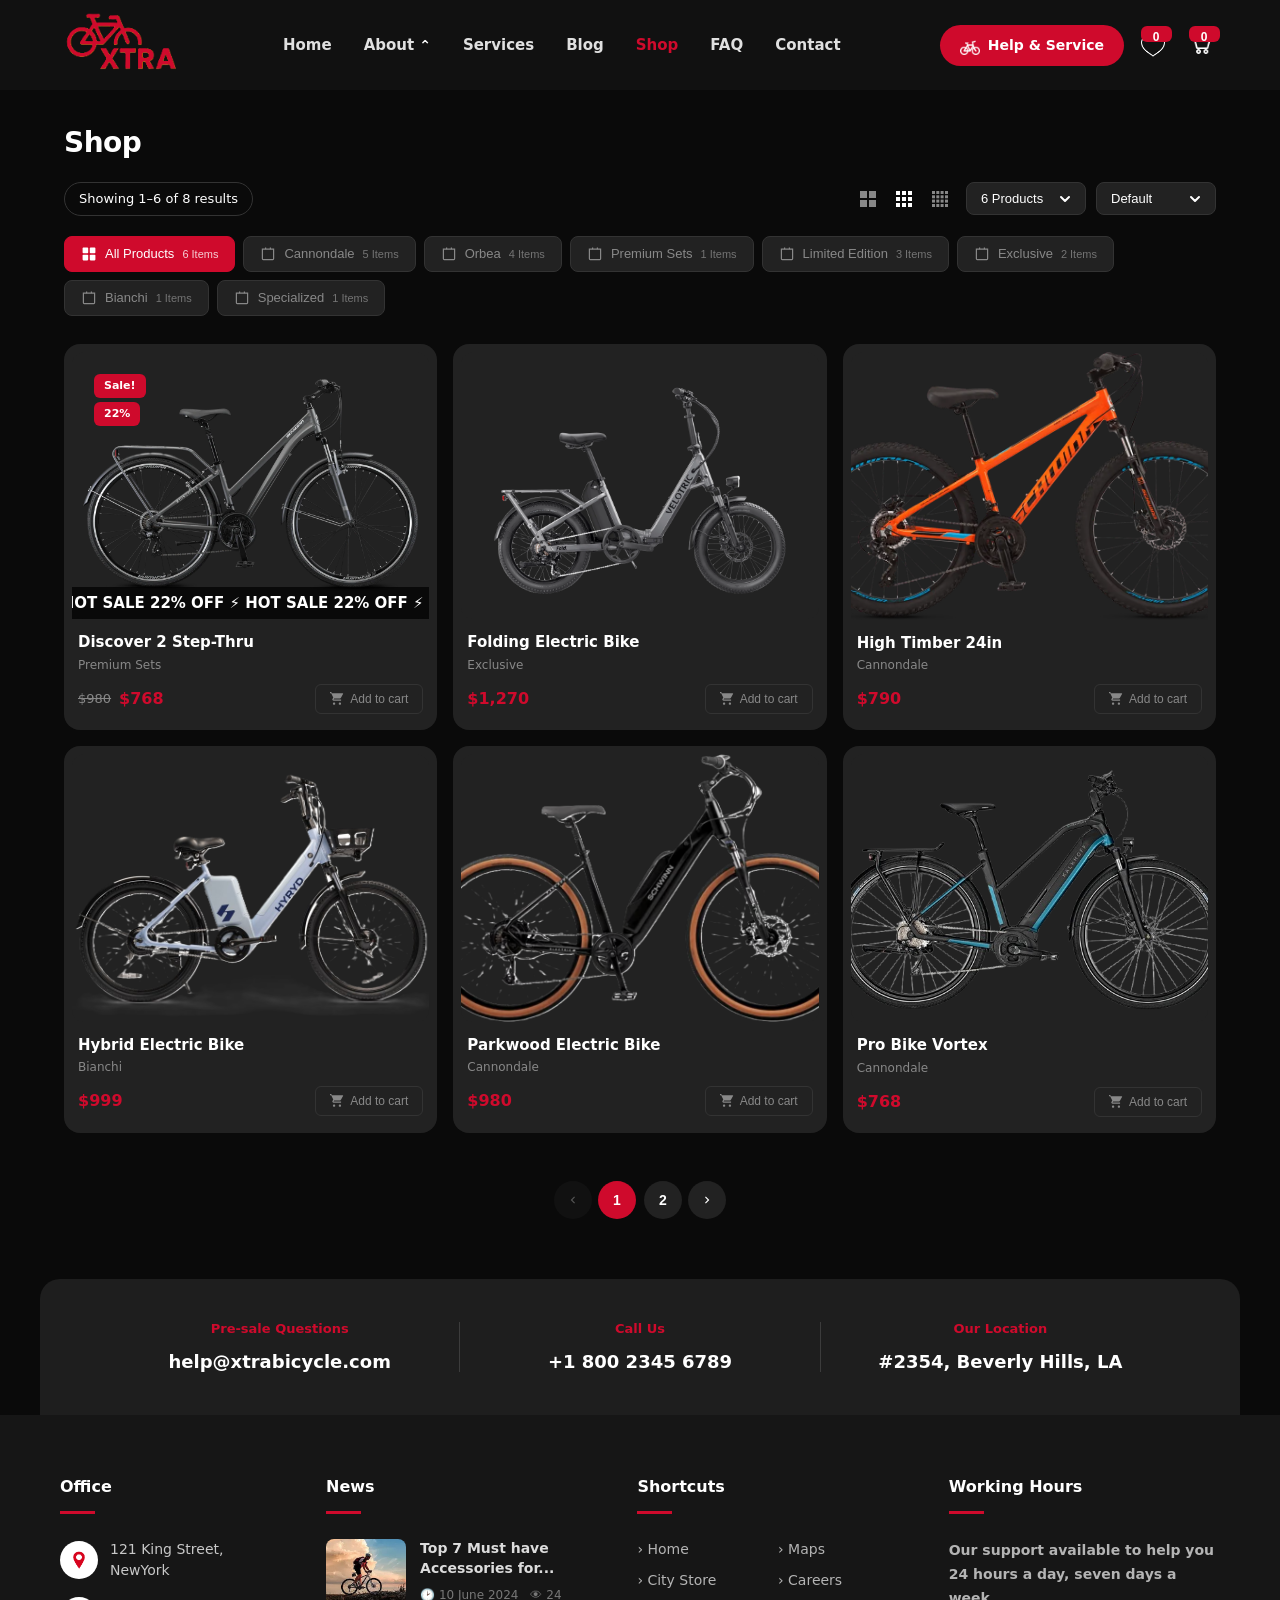
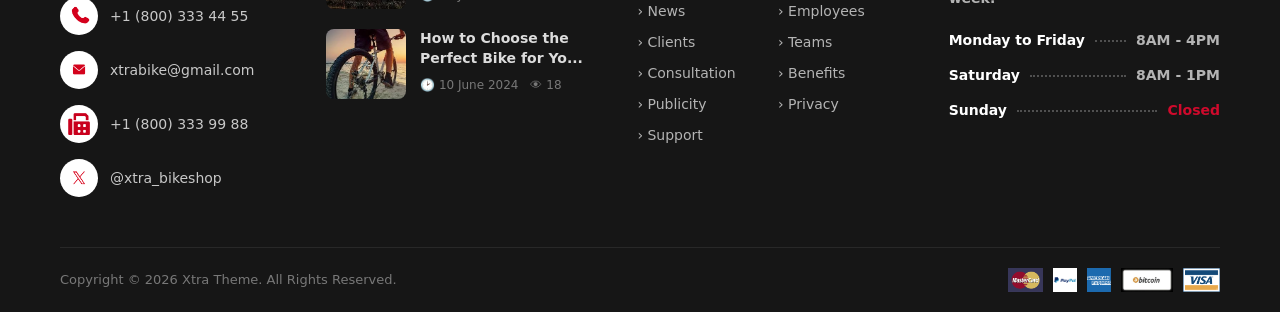
<file: shop.html>
<!DOCTYPE html>
<html lang="en">

<head>
    <meta charset="UTF-8">
    <meta name="viewport" content="width=device-width, initial-scale=1.0">
    <title>Bike Shop</title>
    <link rel="stylesheet" href="assets/css/style.css">
</head>

<body>
    <nav class="navbar">
        <div class="navbar__logo">
            <a href="index.html">
                <img src="assets/images/logo.png" alt="XTRA Logo">
            </a>
        </div>
        <button class="navbar__hamburger" id="hamburgerBtn">
            <span></span>
            <span></span>
            <span></span>
        </button>
        <ul class="navbar__links">

            <li class="navbar__item">
                <a href="index.html" class="navbar__link">Home</a>
            </li>

            <li class="navbar__item navbar__item--dropdown">
                <a href="about.html" class="navbar__link">
                    About <span class="arrow-icon">&#8963;</span>
                </a>
                <ul class="dropdown">
                    <li><a href="#">Submenu 1</a></li>
                    <li class="dropdown__item--sub">
                        <a href="#">Dropdown menu <span>&#8250;</span></a>
                        <ul class="dropdown dropdown--sub">
                            <li><a href="#">Submenu 1</a></li>
                            <li><a href="#">Submenu 2</a></li>
                        </ul>
                    </li>
                    <li><a href="#">Submenu 2</a></li>
                </ul>
            </li>

            <li class="navbar__item">
                <a href="services.html" class="navbar__link">Services</a>
            </li>

            <li class="navbar__item">
                <a href="blog.html" class="navbar__link">Blog</a>
            </li>

            <li class="navbar__item">
                <a href="#" class="navbar__link active">Shop</a>
            </li>

            <li class="navbar__item">
                <a href="faq.html" class="navbar__link">FAQ</a>
            </li>

            <li class="navbar__item">
                <a href="contact.html" class="navbar__link">Contact</a>
            </li>

        </ul>
        <div class="navbar__actions">
            <a href="services.html" class="navbar__btn">
                <img src="assets/images/icons8-bike-48.png" alt="bike icon">
                Help & Service
            </a>
            <button class="navbar__icon-btn">
                <img src="assets/images/icons8-heart-50.png" alt="Wishlist">
                <span class="badge">0</span>
            </button>
            <button class="navbar__icon-btn">
                <img src="assets/images/icons8-cart-64.png" alt="Cart">
                <span class="badge">0</span>
            </button>
        </div>

    </nav>

    <div class="shop-page">
        <h1 class="page-title" id="pageTitle">Shop</h1>

        <div class="toolbar">
            <div class="results-count" id="resultsCount">Showing 1–6 of 8 results</div>
            <div class="toolbar-right">
                <div class="grid-view-btns">
                    <button class="grid-btn" data-cols="2" title="Two Columns">
                        <svg width="16" height="16" viewBox="0 0 16 16" fill="currentColor">
                            <rect x="0" y="0" width="7" height="7" />
                            <rect x="9" y="0" width="7" height="7" />
                            <rect x="0" y="9" width="7" height="7" />
                            <rect x="9" y="9" width="7" height="7" />
                        </svg>
                    </button>
                    <button class="grid-btn active" data-cols="3" title="Three Columns">
                        <svg width="16" height="16" viewBox="0 0 16 16" fill="currentColor">
                            <rect x="0" y="0" width="4" height="4" />
                            <rect x="6" y="0" width="4" height="4" />
                            <rect x="12" y="0" width="4" height="4" />
                            <rect x="0" y="6" width="4" height="4" />
                            <rect x="6" y="6" width="4" height="4" />
                            <rect x="12" y="6" width="4" height="4" />
                            <rect x="0" y="12" width="4" height="4" />
                            <rect x="6" y="12" width="4" height="4" />
                            <rect x="12" y="12" width="4" height="4" />
                        </svg>
                    </button>
                    <button class="grid-btn" data-cols="4" title="Four Columns">
                        <svg width="16" height="16" viewBox="0 0 16 16" fill="currentColor">
                            <rect x="0" y="0" width="3" height="3" />
                            <rect x="4.3" y="0" width="3" height="3" />
                            <rect x="8.6" y="0" width="3" height="3" />
                            <rect x="13" y="0" width="3" height="3" />
                            <rect x="0" y="4.3" width="3" height="3" />
                            <rect x="4.3" y="4.3" width="3" height="3" />
                            <rect x="8.6" y="4.3" width="3" height="3" />
                            <rect x="13" y="4.3" width="3" height="3" />
                            <rect x="0" y="8.6" width="3" height="3" />
                            <rect x="4.3" y="8.6" width="3" height="3" />
                            <rect x="8.6" y="8.6" width="3" height="3" />
                            <rect x="13" y="8.6" width="3" height="3" />
                            <rect x="0" y="13" width="3" height="3" />
                            <rect x="4.3" y="13" width="3" height="3" />
                            <rect x="8.6" y="13" width="3" height="3" />
                            <rect x="13" y="13" width="3" height="3" />
                        </svg>
                    </button>
                </div>
                <div class="sort-dropdown" id="perPageDropdown">
                    <button class="dropdown-btn" onclick="toggleDropdown('perPageDropdown')">
                        <span id="perPageLabel">6 Products</span>
                        <svg class="chevron" width="12" height="12" viewBox="0 0 12 12" fill="currentColor">
                            <path d="M2 4l4 4 4-4" />
                        </svg>
                    </button>
                    <ul class="dropdown-menu" id="perPageMenu">
                        <li class="active" onclick="selectPerPage(6, this)">6 Products</li>
                        <li onclick="selectPerPage(16, this)">16 Products</li>
                        <li onclick="selectPerPage(32, this)">32 Products</li>
                        <li onclick="selectPerPage(48, this)">48 Products</li>
                        <li onclick="selectPerPage(64, this)">64 Products</li>
                        <li onclick="selectPerPage(128, this)">128 Products</li>
                    </ul>
                </div>

                <div class="sort-dropdown" id="sortDropdown">
                    <button class="dropdown-btn" onclick="toggleDropdown('sortDropdown')">
                        <span id="sortLabel">Default</span>
                        <svg class="chevron" width="12" height="12" viewBox="0 0 12 12" fill="currentColor">
                            <path d="M2 4l4 4 4-4" />
                        </svg>
                    </button>
                    <ul class="dropdown-menu" id="sortMenu">
                        <li class="active" onclick="selectSort('Default', this)">Default</li>
                        <li onclick="selectSort('Popular', this)">Popular</li>
                        <li onclick="selectSort('Featured', this)">Featured</li>
                        <li onclick="selectSort('Top Rated', this)">Top Rated</li>
                        <li onclick="selectSort('Relevance', this)">Relevance</li>
                        <li onclick="selectSort('Sort by latest', this)">Sort by latest</li>
                        <li onclick="selectSort('Sort by oldest', this)">Sort by oldest</li>
                        <li onclick="selectSort('Price low to high', this)">Price low to high</li>
                        <li onclick="selectSort('Price high to low', this)">Price high to low</li>
                        <li onclick="selectSort('Highest Discount', this)">Highest Discount</li>
                        <li onclick="selectSort('Lowest Discount', this)">Lowest Discount</li>
                        <li onclick="selectSort('Alphabetically, A-Z', this)">Alphabetically, A-Z</li>
                        <li onclick="selectSort('Alphabetically, Z-A', this)">Alphabetically, Z-A</li>
                    </ul>
                </div>
            </div>
        </div>

        <div class="category-tabs" id="categoryTabs">
            <button class="cat-tab active" data-cat="all" onclick="filterCategory('all', this)">
                <svg class="cat-icon" viewBox="0 0 20 20" fill="currentColor" width="16" height="16">
                    <rect x="2" y="2" width="7" height="7" rx="1" />
                    <rect x="11" y="2" width="7" height="7" rx="1" />
                    <rect x="2" y="11" width="7" height="7" rx="1" />
                    <rect x="11" y="11" width="7" height="7" rx="1" />
                </svg>
                All Products <span class="cat-count">6 Items</span>
            </button>
            <button class="cat-tab" data-cat="Cannondale" onclick="filterCategory('Cannondale', this)">
                <svg class="cat-icon" viewBox="0 0 20 20" fill="none" stroke="currentColor" stroke-width="1.5"
                    width="16" height="16">
                    <path d="M3 4h14v12a1 1 0 01-1 1H4a1 1 0 01-1-1V4z" />
                    <path d="M7 4V2M13 4V2" />
                </svg>
                Cannondale <span class="cat-count">5 Items</span>
            </button>
            <button class="cat-tab" data-cat="Orbea" onclick="filterCategory('Orbea', this)">
                <svg class="cat-icon" viewBox="0 0 20 20" fill="none" stroke="currentColor" stroke-width="1.5"
                    width="16" height="16">
                    <path d="M3 4h14v12a1 1 0 01-1 1H4a1 1 0 01-1-1V4z" />
                    <path d="M7 4V2M13 4V2" />
                </svg>
                Orbea <span class="cat-count">4 Items</span>
            </button>
            <button class="cat-tab" data-cat="Premium Sets" onclick="filterCategory('Premium Sets', this)">
                <svg class="cat-icon" viewBox="0 0 20 20" fill="none" stroke="currentColor" stroke-width="1.5"
                    width="16" height="16">
                    <path d="M3 4h14v12a1 1 0 01-1 1H4a1 1 0 01-1-1V4z" />
                    <path d="M7 4V2M13 4V2" />
                </svg>
                Premium Sets <span class="cat-count">1 Items</span>
            </button>
            <button class="cat-tab" data-cat="Limited Edition" onclick="filterCategory('Limited Edition', this)">
                <svg class="cat-icon" viewBox="0 0 20 20" fill="none" stroke="currentColor" stroke-width="1.5"
                    width="16" height="16">
                    <path d="M3 4h14v12a1 1 0 01-1 1H4a1 1 0 01-1-1V4z" />
                    <path d="M7 4V2M13 4V2" />
                </svg>
                Limited Edition <span class="cat-count">3 Items</span>
            </button>
            <button class="cat-tab" data-cat="Exclusive" onclick="filterCategory('Exclusive', this)">
                <svg class="cat-icon" viewBox="0 0 20 20" fill="none" stroke="currentColor" stroke-width="1.5"
                    width="16" height="16">
                    <path d="M3 4h14v12a1 1 0 01-1 1H4a1 1 0 01-1-1V4z" />
                    <path d="M7 4V2M13 4V2" />
                </svg>
                Exclusive <span class="cat-count">2 Items</span>
            </button>
            <button class="cat-tab" data-cat="Bianchi" onclick="filterCategory('Bianchi', this)">
                <svg class="cat-icon" viewBox="0 0 20 20" fill="none" stroke="currentColor" stroke-width="1.5"
                    width="16" height="16">
                    <path d="M3 4h14v12a1 1 0 01-1 1H4a1 1 0 01-1-1V4z" />
                    <path d="M7 4V2M13 4V2" />
                </svg>
                Bianchi <span class="cat-count">1 Items</span>
            </button>
            <button class="cat-tab" data-cat="Specialized" onclick="filterCategory('Specialized', this)">
                <svg class="cat-icon" viewBox="0 0 20 20" fill="none" stroke="currentColor" stroke-width="1.5"
                    width="16" height="16">
                    <path d="M3 4h14v12a1 1 0 01-1 1H4a1 1 0 01-1-1V4z" />
                    <path d="M7 4V2M13 4V2" />
                </svg>
                Specialized <span class="cat-count">1 Items</span>
            </button>
        </div>

        <div class="products-grid cols-3" id="productsGrid">

            <div class="product-card" data-cat="Premium Sets Specialized" data-price="768"
                data-name="Discover 2 Step-Thru" data-brand="Premium Sets">
                <div class="product-image">
                    <div class="badges">
                        <span class="product-card__badge product-card__badge--sale">Sale!</span>
                        <span class="product-card__badge product-card__badge--percent">22%</span>
                    </div>
                    <div class="sale-ticker">
                        <span>⚡ HOT SALE 22% OFF ⚡ HOT SALE 22% OFF ⚡ HOT SALE 22% OFF ⚡ HOT SALE 22% OFF ⚡</span>
                    </div>
                    <img src="assets/images/Discover.webp" alt="Discover 2 Step-Thru"
                        onerror="this.src='data:image/svg+xml,<svg xmlns=%22http: //www.w3.org/2000/svg%22 width=%22400%22 height=%22300%22><rect fill=%22%23222%22 width=%22400%22 height=%22300%22/><text x=%2250%25%22 y=%2250%25%22 dominant-baseline=%22middle%22 text-anchor=%22middle%22 fill=%22%23555%22 font-size=%2218%22>Bike Image</text></svg>'">
                </div>
                <div class="product-info">
                    <h3 class="product-name">Discover 2 Step-Thru</h3>
                    <p class="product-brand">Premium Sets</p>
                    <div class="product-price">
                        <span class="old-price">$980</span>
                        <span class="current-price">$768</span>
                        <button class="add-to-cart">
                            <svg width="14" height="14" viewBox="0 0 24 24" fill="currentColor">
                                <path
                                    d="M7 18c-1.1 0-2 .9-2 2s.9 2 2 2 2-.9 2-2-.9-2-2-2zm10 0c-1.1 0-2 .9-2 2s.9 2 2 2 2-.9 2-2-.9-2-2-2zm-17-16h2l3.6 7.59L4.25 12c-.16.28-.25.61-.25.96C4 14.1 4.9 15 6 15h13v-2H6.42c-.14 0-.25-.11-.25-.25l.03-.12.9-1.63H17c.75 0 1.41-.41 1.75-1.03l3.58-6.49A1 1 0 0021.46 2H3.21L2.54.57A1 1 0 001.63 0H0v2h1z" />
                            </svg>
                            Add to cart
                        </button>
                    </div>
                </div>
            </div>

            <div class="product-card" data-cat="Exclusive Orbea" data-price="1270" data-name="Folding Electric Bike"
                data-brand="Exclusive">
                <div class="product-image">
                    <img src="assets/images/Folding.webp" alt="Folding Electric Bike"
                        onerror="this.src='data:image/svg+xml,<svg xmlns=%22http: //www.w3.org/2000/svg%22 width=%22400%22 height=%22300%22><rect fill=%22%23222%22 width=%22400%22 height=%22300%22/><text x=%2250%25%22 y=%2250%25%22 dominant-baseline=%22middle%22 text-anchor=%22middle%22 fill=%22%23555%22 font-size=%2218%22>Bike Image</text></svg>'">
                </div>
                <div class="product-info">
                    <h3 class="product-name">Folding Electric Bike</h3>
                    <p class="product-brand">Exclusive</p>
                    <div class="product-price">
                        <span class="current-price accent">$1,270</span>
                        <button class="add-to-cart">
                            <svg width="14" height="14" viewBox="0 0 24 24" fill="currentColor">
                                <path
                                    d="M7 18c-1.1 0-2 .9-2 2s.9 2 2 2 2-.9 2-2-.9-2-2-2zm10 0c-1.1 0-2 .9-2 2s.9 2 2 2 2-.9 2-2-.9-2-2-2zm-17-16h2l3.6 7.59L4.25 12c-.16.28-.25.61-.25.96C4 14.1 4.9 15 6 15h13v-2H6.42c-.14 0-.25-.11-.25-.25l.03-.12.9-1.63H17c.75 0 1.41-.41 1.75-1.03l3.58-6.49A1 1 0 0021.46 2H3.21L2.54.57A1 1 0 001.63 0H0v2h1z" />
                            </svg>
                            Add to cart
                        </button>
                    </div>
                </div>
            </div>

            <div class="product-card" data-cat="Cannondale" data-price="790" data-name="High Timber 24in"
                data-brand="Cannondale">
                <div class="product-image">
                    <img src="assets/images/516cb.webp" alt="High Timber 24in"
                        onerror="this.src='data:image/svg+xml,<svg xmlns=%22http: //www.w3.org/2000/svg%22 width=%22400%22 height=%22300%22><rect fill=%22%23222%22 width=%22400%22 height=%22300%22/><text x=%2250%25%22 y=%2250%25%22 dominant-baseline=%22middle%22 text-anchor=%22middle%22 fill=%22%23555%22 font-size=%2218%22>Bike Image</text></svg>'">
                </div>
                <div class="product-info">
                    <h3 class="product-name">High Timber 24in</h3>
                    <p class="product-brand">Cannondale</p>
                    <div class="product-price">
                        <span class="current-price accent">$790</span>
                        <button class="add-to-cart">
                            <svg width="14" height="14" viewBox="0 0 24 24" fill="currentColor">
                                <path
                                    d="M7 18c-1.1 0-2 .9-2 2s.9 2 2 2 2-.9 2-2-.9-2-2-2zm10 0c-1.1 0-2 .9-2 2s.9 2 2 2 2-.9 2-2-.9-2-2-2zm-17-16h2l3.6 7.59L4.25 12c-.16.28-.25.61-.25.96C4 14.1 4.9 15 6 15h13v-2H6.42c-.14 0-.25-.11-.25-.25l.03-.12.9-1.63H17c.75 0 1.41-.41 1.75-1.03l3.58-6.49A1 1 0 0021.46 2H3.21L2.54.57A1 1 0 001.63 0H0v2h1z" />
                            </svg>
                            Add to cart
                        </button>
                    </div>
                </div>
            </div>

            <div class="product-card" data-cat="Bianchi Limited Edition" data-price="999"
                data-name="Hybrid Electric Bike" data-brand="Bianchi">
                <div class="product-image">
                    <img src="assets/images/Hybrid.png" alt="Hybrid Electric Bike"
                        onerror="this.src='data:image/svg+xml,<svg xmlns=%22http: //www.w3.org/2000/svg%22 width=%22400%22 height=%22300%22><rect fill=%22%23222%22 width=%22400%22 height=%22300%22/><text x=%2250%25%22 y=%2250%25%22 dominant-baseline=%22middle%22 text-anchor=%22middle%22 fill=%22%23555%22 font-size=%2218%22>Bike Image</text></svg>'">
                </div>
                <div class="product-info">
                    <h3 class="product-name">Hybrid Electric Bike</h3>
                    <p class="product-brand">Bianchi</p>
                    <div class="product-price">
                        <span class="current-price accent">$999</span>
                        <button class="add-to-cart">
                            <svg width="14" height="14" viewBox="0 0 24 24" fill="currentColor">
                                <path
                                    d="M7 18c-1.1 0-2 .9-2 2s.9 2 2 2 2-.9 2-2-.9-2-2-2zm10 0c-1.1 0-2 .9-2 2s.9 2 2 2 2-.9 2-2-.9-2-2-2zm-17-16h2l3.6 7.59L4.25 12c-.16.28-.25.61-.25.96C4 14.1 4.9 15 6 15h13v-2H6.42c-.14 0-.25-.11-.25-.25l.03-.12.9-1.63H17c.75 0 1.41-.41 1.75-1.03l3.58-6.49A1 1 0 0021.46 2H3.21L2.54.57A1 1 0 001.63 0H0v2h1z" />
                            </svg>
                            Add to cart
                        </button>
                    </div>
                </div>
            </div>

            <div class="product-card" data-cat="Cannondale Orbea" data-price="980" data-name="Parkwood Electric Bike"
                data-brand="Cannondale">
                <div class="product-image">
                    <img src="assets/images/ParkWood.png" alt="Parkwood Electric Bike"
                        onerror="this.src='data:image/svg+xml,<svg xmlns=%22http: //www.w3.org/2000/svg%22 width=%22400%22 height=%22300%22><rect fill=%22%23222%22 width=%22400%22 height=%22300%22/><text x=%2250%25%22 y=%2250%25%22 dominant-baseline=%22middle%22 text-anchor=%22middle%22 fill=%22%23555%22 font-size=%2218%22>Bike Image</text></svg>'">
                </div>
                <div class="product-info">
                    <h3 class="product-name">Parkwood Electric Bike</h3>
                    <p class="product-brand">Cannondale</p>
                    <div class="product-price">
                        <span class="current-price accent">$980</span>
                        <button class="add-to-cart">
                            <svg width="14" height="14" viewBox="0 0 24 24" fill="currentColor">
                                <path
                                    d="M7 18c-1.1 0-2 .9-2 2s.9 2 2 2 2-.9 2-2-.9-2-2-2zm10 0c-1.1 0-2 .9-2 2s.9 2 2 2 2-.9 2-2-.9-2-2-2zm-17-16h2l3.6 7.59L4.25 12c-.16.28-.25.61-.25.96C4 14.1 4.9 15 6 15h13v-2H6.42c-.14 0-.25-.11-.25-.25l.03-.12.9-1.63H17c.75 0 1.41-.41 1.75-1.03l3.58-6.49A1 1 0 0021.46 2H3.21L2.54.57A1 1 0 001.63 0H0v2h1z" />
                            </svg>
                            Add to cart
                        </button>
                    </div>
                </div>
            </div>

            <div class="product-card" data-cat="Cannondale Exclusive Limited Edition" data-price="768"
                data-name="Pro Bike Vortex" data-brand="Cannondale">
                <div class="product-image">
                    <img src="assets/images/kalkhoff-endeavour-5-b-xxl-blue-black-trapeze-2020_1-removebg-preview.png"
                        alt="Pro Bike Vortex"
                        onerror="this.src='data:image/svg+xml,<svg xmlns=%22http: //www.w3.org/2000/svg%22 width=%22400%22 height=%22300%22><rect fill=%22%23222%22 width=%22400%22 height=%22300%22/><text x=%2250%25%22 y=%2250%25%22 dominant-baseline=%22middle%22 text-anchor=%22middle%22 fill=%22%23555%22 font-size=%2218%22>Bike Image</text></svg>'">
                </div>
                <div class="product-info">
                    <h3 class="product-name">Pro Bike Vortex</h3>
                    <p class="product-brand">Cannondale</p>
                    <div class="product-price">
                        <span class="current-price accent">$768</span>
                        <button class="add-to-cart">
                            <svg width="14" height="14" viewBox="0 0 24 24" fill="currentColor">
                                <path
                                    d="M7 18c-1.1 0-2 .9-2 2s.9 2 2 2 2-.9 2-2-.9-2-2-2zm10 0c-1.1 0-2 .9-2 2s.9 2 2 2 2-.9 2-2-.9-2-2-2zm-17-16h2l3.6 7.59L4.25 12c-.16.28-.25.61-.25.96C4 14.1 4.9 15 6 15h13v-2H6.42c-.14 0-.25-.11-.25-.25l.03-.12.9-1.63H17c.75 0 1.41-.41 1.75-1.03l3.58-6.49A1 1 0 0021.46 2H3.21L2.54.57A1 1 0 001.63 0H0v2h1z" />
                            </svg>
                            Add to cart
                        </button>
                    </div>
                </div>
            </div>

            <div class="product-card" data-cat="Cannondale Orbea Limited Edition" data-price="675"
                data-name="Special Roar Bike CE" data-brand="Cannondale">
                <div class="product-image">
                    <img src="assets/images/da562.webp" alt="Special Roar Bike CE"
                        onerror="this.src='data:image/svg+xml,<svg xmlns=%22http://www.w3.org/2000/svg%22 width=%22400%22 height=%22300%22><rect fill=%22%23222%22 width=%22400%22 height=%22300%22/><text x=%2250%25%22 y=%2250%25%22 dominant-baseline=%22middle%22 text-anchor=%22middle%22 fill=%22%23555%22 font-size=%2218%22>Bike Image</text></svg>'">
                </div>
                <div class="product-info">
                    <h3 class="product-name">Special Roar Bike CE</h3>
                    <p class="product-brand">Cannondale</p>
                    <div class="product-price">
                        <span class="current-price accent">$675</span>
                        <button class="add-to-cart">
                            <svg width="14" height="14" viewBox="0 0 24 24" fill="currentColor">
                                <path
                                    d="M7 18c-1.1 0-2 .9-2 2s.9 2 2 2 2-.9 2-2-.9-2-2-2zm10 0c-1.1 0-2 .9-2 2s.9 2 2 2 2-.9 2-2-.9-2-2-2zm-17-16h2l3.6 7.59L4.25 12c-.16.28-.25.61-.25.96C4 14.1 4.9 15 6 15h13v-2H6.42c-.14 0-.25-.11-.25-.25l.03-.12.9-1.63H17c.75 0 1.41-.41 1.75-1.03l3.58-6.49A1 1 0 0021.46 2H3.21L2.54.57A1 1 0 001.63 0H0v2h1z" />
                            </svg>
                            Add to cart
                        </button>
                    </div>
                </div>
            </div>

            <div class="product-card" data-cat="Cannondale Orbea" data-price="805" data-name="Vega CE Low-Step"
                data-brand="Cannondale">
                <div class="product-image">
                    <img src="assets/images/اباوت 3.webp" alt="Vega CE Low-Step"
                        onerror="this.src='data:image/svg+xml,<svg xmlns=%22http://www.w3.org/2000/svg%22 width=%22400%22 height=%22300%22><rect fill=%22%23222%22 width=%22400%22 height=%22300%22/><text x=%2250%25%22 y=%2250%25%22 dominant-baseline=%22middle%22 text-anchor=%22middle%22 fill=%22%23555%22 font-size=%2218%22>Bike Image</text></svg>'">
                </div>
                <div class="product-info">
                    <h3 class="product-name">Vega CE Low-Step</h3>
                    <p class="product-brand">Cannondale</p>
                    <div class="product-price">
                        <span class="current-price accent">$805</span>
                        <button class="add-to-cart">
                            <svg width="14" height="14" viewBox="0 0 24 24" fill="currentColor">
                                <path
                                    d="M7 18c-1.1 0-2 .9-2 2s.9 2 2 2 2-.9 2-2-.9-2-2-2zm10 0c-1.1 0-2 .9-2 2s.9 2 2 2 2-.9 2-2-.9-2-2-2zm-17-16h2l3.6 7.59L4.25 12c-.16.28-.25.61-.25.96C4 14.1 4.9 15 6 15h13v-2H6.42c-.14 0-.25-.11-.25-.25l.03-.12.9-1.63H17c.75 0 1.41-.41 1.75-1.03l3.58-6.49A1 1 0 0021.46 2H3.21L2.54.57A1 1 0 001.63 0H0v2h1z" />
                            </svg>
                            Add to cart
                        </button>
                    </div>
                </div>
            </div>

        </div>
        <div class="no-results" id="noResults" style="display:none;">No products found in this category.</div>

        <div class="pagination" id="pagination">
            <button class="page-btn prev-btn" id="prevBtn" onclick="changePage(-1)">
                <svg width="14" height="14" viewBox="0 0 24 24" fill="currentColor">
                    <path d="M15.41 16.59L10.83 12l4.58-4.59L14 6l-6 6 6 6z" />
                </svg>
            </button>
            <div class="page-numbers" id="pageNumbers"></div>
            <button class="page-btn next-btn" id="nextBtn" onclick="changePage(1)">
                <svg width="14" height="14" viewBox="0 0 24 24" fill="currentColor">
                    <path d="M8.59 16.59L13.17 12 8.59 7.41 10 6l6 6-6 6z" />
                </svg>
            </button>
        </div>

    </div>


    <div class="contact-bar">
        <div class="contact-bar__item">
            <span class="contact-bar__label">Pre-sale Questions</span>
            <a href="mailto:help@xtrabicycle.com" class="contact-bar__value">help@xtrabicycle.com</a>
        </div>
        <div class="contact-bar__divider"></div>
        <div class="contact-bar__item">
            <span class="contact-bar__label">Call Us</span>
            <a href="tel:+18002345679" class="contact-bar__value">+1 800 2345 6789</a>
        </div>
        <div class="contact-bar__divider"></div>
        <div class="contact-bar__item">
            <span class="contact-bar__label">Our Location</span>
            <a href="#" class="contact-bar__value">#2354, Beverly Hills, LA</a>
        </div>
    </div>

    <footer class="footer">

        <div class="footer__grid">

            <div class="footer__col">
                <h4 class="footer__col-title">Office</h4>
                <div class="footer__col-underline"></div>
                <ul class="footer__office-list">
                    <li>
                        <div class="footer__img-circle">
                            <img src="assets/images/موقع.png" alt="location">
                        </div>
                        <span>121 King Street, NewYork</span>
                    </li>
                    <li>
                        <div class="footer__img-circle">
                            <img src="assets/images/هاتف.png" alt="phone">
                        </div>
                        <a href="tel:+18003334455">+1 (800) 333 44 55</a>
                    </li>
                    <li>
                        <div class="footer__img-circle">
                            <img src="assets/images/بريد.png" alt="email">
                        </div>
                        <a href="mailto:xtrabike@gmail.com">xtrabike@gmail.com</a>
                    </li>
                    <li>
                        <div class="footer__img-circle">
                            <img src="assets/images/تلفون.png" alt="phone">
                        </div>
                        <a href="tel:+18003339988">+1 (800) 333 99 88</a>
                    </li>
                    <li>
                        <div class="footer__img-circle">
                            <img src="assets/images/اكس.png" alt="x">
                        </div>
                        <a href="#">@xtra_bikeshop</a>
                    </li>
                </ul>
            </div>

            <div class="footer__col">
                <h4 class="footer__col-title">News</h4>
                <div class="footer__col-underline"></div>
                <ul class="footer__news-list">
                    <li class="footer__news-item">
                        <div class="footer__news-img-wrapper">
                            <img src="assets/images/montain-biker.jpg" alt="News 1" class="footer__news-img">
                        </div>
                        <div class="footer__news-text">
                            <a href="#">Top 7 Must have Accessories for...</a>
                            <div class="footer__news-meta">
                                <span>&#128337; 10 June 2024</span>
                                <span>&#128065; 24</span>
                            </div>
                        </div>
                    </li>
                    <li class="footer__news-item">
                        <div class="footer__news-img-wrapper">
                            <img src="assets/images/images.jpeg" alt="News 2" class="footer__news-img">
                        </div>
                        <div class="footer__news-text">
                            <a href="#">How to Choose the Perfect Bike for Yo...</a>
                            <div class="footer__news-meta">
                                <span>&#128337; 10 June 2024</span>
                                <span>&#128065; 18</span>
                            </div>
                        </div>
                    </li>
                </ul>
            </div>

            <div class="footer__col">
                <h4 class="footer__col-title">Shortcuts</h4>
                <div class="footer__col-underline"></div>
                <div class="footer__shortcuts">
                    <ul class="footer__shortcuts-col">
                        <li><a href="#">&#8250; Home</a></li>
                        <li><a href="#">&#8250; City Store</a></li>
                        <li><a href="#">&#8250; News</a></li>
                        <li><a href="#">&#8250; Clients</a></li>
                        <li><a href="#">&#8250; Consultation</a></li>
                        <li><a href="#">&#8250; Publicity</a></li>
                        <li><a href="#">&#8250; Support</a></li>
                    </ul>
                    <ul class="footer__shortcuts-col">
                        <li><a href="#">&#8250; Maps</a></li>
                        <li><a href="#">&#8250; Careers</a></li>
                        <li><a href="#">&#8250; Employees</a></li>
                        <li><a href="#">&#8250; Teams</a></li>
                        <li><a href="#">&#8250; Benefits</a></li>
                        <li><a href="#">&#8250; Privacy</a></li>
                    </ul>
                </div>
            </div>

            <div class="footer__col">
                <h4 class="footer__col-title">Working Hours</h4>
                <div class="footer__col-underline"></div>
                <p class="footer__hours-desc">
                    Our support available to help you
                    24 hours a day, seven days a week.
                </p>
                <ul class="footer__hours-list">
                    <li>
                        <span class="footer__hours-day">Monday to Friday</span>
                        <span class="footer__hours-dots"></span>
                        <span class="footer__hours-time">8AM - 4PM</span>
                    </li>
                    <li>
                        <span class="footer__hours-day">Saturday</span>
                        <span class="footer__hours-dots"></span>
                        <span class="footer__hours-time">8AM - 1PM</span>
                    </li>
                    <li>
                        <span class="footer__hours-day">Sunday</span>
                        <span class="footer__hours-dots"></span>
                        <span class="footer__hours-time closed">Closed</span>
                    </li>
                </ul>
            </div>

        </div>

        <div class="footer__bottom">
            <p class="footer__copyright">Copyright © 2026 Xtra Theme. All Rights Reserved.</p>
            <div class="footer__payments">
                <img src="assets/images/Mastercard.png" alt="Mastercard">
                <img src="assets/images/PayPal.png" alt="PayPal">
                <img src="assets/images/American Express.png" alt="American Express">
                <img src="assets/images/bitcoin.jpeg" alt="bitcoin">
                <img src="assets/images/Visa.png" alt="Visa">
            </div>
        </div>

    </footer>
    <script src="assets/js/script.js"></script>
</body>

</html>
</file>
<file: assets/css/style.css>
/*HOME*/
/* ===== NAVBAR CSS ===== */
:root {
    --primary: rgb(207, 10, 44);
    --bg-dark: #1a1a1a;
    --bg-dropdown: rgb(207, 10, 44);
    --text-light: #ffffff;
    --text-nav: #e0e0e0;
    --navbar-height: 90px;
    --border-radius: 12px;
    --transition: 0.25s ease;
}

* {
    margin: 0;
    padding: 0;
    box-sizing: border-box;
}

body {
    background-color: var(--bg-dark);
    font-family: 'Segoe UI', sans-serif;
}

.navbar {
    display: flex;
    align-items: center;
    justify-content: space-between;
    background-color: #111111;
    padding: 0 60px;
    height: var(--navbar-height);
    position: relative;
    z-index: 1000;
}

.navbar__logo a {
    display: flex;
    align-items: center;
    text-decoration: none;
}

.navbar__logo img {
    height: 90px;
    width: auto;
    object-fit: contain;
    display: block;
    transition: filter var(--transition);
}

.navbar__links {
    display: flex;
    align-items: center;
    list-style: none;
    gap: 4px;
    margin: 0;
    padding: 0;
    height: 100%;
}

.navbar__item {
    position: relative;
    height: 100%;
    display: flex;
    align-items: center;
}

.navbar__link {
    display: flex;
    align-items: center;
    gap: 5px;
    color: var(--text-nav);
    text-decoration: none;
    font-size: 15px;
    font-weight: 600;
    padding: 0 14px;
    height: 100%;
    transition: color var(--transition);
    white-space: nowrap;
}

.navbar__link:hover,
.navbar__link.active {
    color: var(--primary);
}

.navbar__link .arrow-icon {
    font-style: normal;
    font-size: 14px;
    transition: transform var(--transition);
    display: inline-block;
}

.navbar__item--dropdown:hover .arrow-icon {
    transform: rotate(180deg);
}

.dropdown {
    display: none;
    position: absolute;
    top: 100%;
    left: 0;
    background-color: var(--bg-dropdown);
    border-radius: var(--border-radius);
    list-style: none;
    padding: 16px 0 10px 0;
    min-width: 190px;
    z-index: 999;
    box-shadow: 0 8px 24px rgba(0, 0, 0, 0.4);
}

.navbar__item--dropdown>.dropdown::before {
    content: '';
    position: absolute;
    top: -8px;
    left: 22px;
    border-width: 0 8px 8px 8px;
    border-style: solid;
    border-color: transparent transparent var(--bg-dropdown) transparent;
}

.navbar__item--dropdown:hover>.dropdown {
    display: block;
}

.dropdown li a {
    display: flex;
    align-items: center;
    justify-content: space-between;
    color: var(--text-light);
    text-decoration: none;
    font-size: 14px;
    font-weight: 500;
    padding: 10px 20px;
    transition: background-color var(--transition), color var(--transition);
    border-radius: 6px;
    margin: 2px 6px;
}

.dropdown li a:hover {
    background-color: rgba(255, 255, 255, 0.15);
    color: #ffffff;
}

.dropdown li a span {
    font-size: 18px;
    font-weight: 400;
}

.dropdown__item--sub {
    position: relative;
}

.dropdown--sub {
    display: none;
    position: absolute;
    top: -10px;
    left: 100%;
    padding-left: 10px;
    background-color: var(--bg-dropdown);
    border-radius: var(--border-radius);
    list-style: none;
    padding: 10px 0;
    min-width: 170px;
    z-index: 1000;
    box-shadow: 0 8px 24px rgba(0, 0, 0, 0.4);
}

.dropdown__item--sub:hover>.dropdown--sub {
    display: block;
}

.navbar__actions {
    display: flex;
    align-items: center;
    gap: 10px;
}

.navbar__btn {
    display: flex;
    align-items: center;
    gap: 8px;
    background-color: var(--primary);
    color: var(--text-light);
    text-decoration: none;
    font-size: 14px;
    font-weight: 700;
    padding: 10px 20px;
    border-radius: 50px;
    transition: background-color var(--transition), color var(--transition);
    white-space: nowrap;
}

.navbar__btn img {
    width: 20px;
    height: 20px;
    object-fit: contain;
    filter: brightness(0) invert(1);
    transition: filter var(--transition);
}

.navbar__btn:hover {
    background-color: #ffffff;
    color: var(--primary);
}

.navbar__btn:hover img {
    filter: brightness(0) saturate(100%) invert(11%) sepia(85%) saturate(5500%) hue-rotate(345deg) brightness(75%) contrast(110%);
}

.navbar__icon-btn {
    position: relative;
    background: none;
    border: none;
    cursor: pointer;
    padding: 6px;
    display: flex;
    align-items: center;
    justify-content: center;
    border-radius: 50%;
    transition: background-color var(--transition);
}

.navbar__icon-btn img {
    width: 26px;
    height: 26px;
    object-fit: contain;
    filter: brightness(0) invert(1);
    transition: filter var(--transition);
}

.navbar__icon-btn:hover img {
    filter: brightness(0) saturate(100%) invert(11%) sepia(85%) saturate(5500%) hue-rotate(345deg) brightness(75%) contrast(110%);
}

.badge {
    position: absolute;
    top: 0px;
    right: 0px;
    background-color: var(--primary);
    color: #ffffff;
    font-size: 10px;
    font-weight: 700;
    width: 16px;
    height: 16px;
    border-radius: 50%;
    display: flex;
    align-items: center;
    justify-content: center;
    pointer-events: none;
    line-height: 1;
}

section {
    background-color: #000;
    color: #fff;
    padding: 80px 5%;
    overflow-x: hidden;
}

/* ===== HERO SECTION ===== */
html,
body {
    margin: 0;
    padding: 0;
    width: 100%;
    overflow-x: hidden;
    background-color: #000;
}

body {
    overflow-x: hidden;
}

.hero {
    display: flex;
    align-items: center;
    justify-content: space-between;
    min-height: 80vh;
    padding: 50px 5%;
    background-color: #000;
    overflow: visible;
    position: relative;
    z-index: 2;
}

.revolution {
    position: relative;
    z-index: 3;
    background-color: transparent;
    overflow: visible;
}

.hero__content {
    flex: 1;
    z-index: 2;
}

.hero__title {
    font-size: 3.5rem;
    font-weight: 600;
    line-height: 1.1;
    margin-bottom: 20px;
}

.hero__title--highlight {
    color: rgb(207, 10, 44);
}

.hero__desc {
    color: #888;
    max-width: 450px;
    line-height: 1.6;
    margin-bottom: 30px;
}

.hero__price {
    display: flex;
    align-items: flex-start;
    font-weight: 600;
    margin-bottom: 30px;
}

.hero__price--dollar {
    font-size: 1.5rem;
    margin-top: 10px;
}

.hero__price--number {
    font-size: 4rem;
}

.hero__actions {
    display: flex;
    align-items: center;
    gap: 20px;
}

.hero__btn {
    background-color: rgb(207, 10, 44);
    color: #fff;
    text-decoration: none;
    padding: 15px 35px;
    border-radius: 50px;
    font-weight: bold;
    font-size: 14px;
    transition: 0.3s;
}

.hero__colors-text {
    font-size: 12px;
    color: #555;
}

.hero__image-wrapper {
    flex: 1;
    position: relative;
    display: flex;
    justify-content: center;
    align-items: center;
    overflow: visible;
    min-height: 600px;
}

.hero__nature-bg {
    position: absolute;
    top: 0;
    right: -15%;
    width: 99%;
    height: auto;
    min-height: 200px;
    z-index: 1;
    opacity: 0.8;
    pointer-events: none;

    mask-image: none;
    -webkit-mask-image: none;
    clip-path: none;
}

.hero__bike {
    width: 140%;
    z-index: 2;
    position: relative;
    margin-top: 150px;
    margin-right: 250px;
}

/* ===== REVOLUTION SECTION ===== */
.revolution {
    display: flex;
    align-items: center;
    gap: 50px;
}

.revolution__image-wrapper {
    flex: 1;
    display: flex;
    justify-content: flex-start;
    align-items: center;
    overflow: visible;
}

.revolution__bike {
    transform: scale(0.9) translateX(-10%) translateY(-100px);
    margin-left: -15%;
    position: relative;
    z-index: 5;
    opacity: 0;
    transform: scale(0.9) translateX(-300px) translateY(-100px);
    transition: transform 1.5s ease, opacity 1.5s ease;
}

.revolution__bike.slide-in {
    opacity: 1;
    transform: scale(0.9) translateX(-10%) translateY(-100px);
}

.revolution__content {
    position: relative;
    z-index: 10;
    flex: 1;
}

.revolution__title {
    font-size: 2.6rem;
    font-weight: 600;
    line-height: 1.2;
    position: relative;
    z-index: 10;
    transform: translateY(-220px);
    margin-bottom: 0px;
    margin-left: -47%;
}

.revolution__title--highlight {
    color: rgb(207, 10, 44);
}

.revolution__desc {
    color: #888;
    font-size: 1.2rem;
    line-height: 1.8;
    margin-bottom: 30px;
    transform: translateY(-170px);
    margin-left: -47%;

}

.revolution__features {
    list-style: none;
    padding: 0;
    display: grid;
    grid-template-columns: 1fr 1fr;
    gap: 15px;
    transform: translateY(-130px);
    margin-left: -47%;
}

.revolution__features li {
    display: flex;
    align-items: center;
    gap: 10px;
    font-weight: 650;
}

.check-icon {
    color: rgb(207, 10, 44);
    border: 2px solid rgb(207, 10, 44);
    width: 24px;
    height: 24px;
    display: flex;
    align-items: center;
    justify-content: center;
    border-radius: 50%;
    font-size: 14px;

}

@media (max-width: 992px) {

    .hero,
    .revolution {
        flex-direction: column;
        text-align: center;
    }

    .hero__desc,
    .revolution__desc {
        margin: 0 auto 30px;
    }

    .hero__actions {
        justify-content: center;
    }

    .revolution__features {
        grid-template-columns: 1fr;
    }
}
@media (max-width: 768px) {
    .revolution__features {
        grid-template-columns: 1fr 1fr !important;
        text-align: left;
    }
}

@media (max-width: 768px) {
    .revolution__features {
        grid-template-columns: 1fr 1fr !important;
        text-align: left;
        transform: none !important;
        margin-left: 0 !important;
    }

    .revolution__title {
        transform: none !important;
        margin-left: 0 !important;
    }

    .revolution__desc {
        transform: none !important;
        margin-left: 0 !important;
    }

    .ride {
        margin-top: 0 !important;
    }
}
/* ===== RIDE SECTION ===== */
.ride {
    background-color: rgb(0, 0, 0);
    padding: 0 40px 60px 40px;
    margin-top: -100px;
}

.ride__card {
    background-color: rgb(207, 10, 44);
    border-radius: 30px;
    padding: 90px 40px;
    display: flex;
    flex-direction: column;
    align-items: center;
    justify-content: center;
    text-align: center;
    margin: 0 80px;
    position: relative;
    z-index: 10;
}

.ride__title {
    font-size: 48px;
    font-weight: 800;
    color: rgb(255, 255, 255);
    margin-bottom: 20px;
}

.ride__desc {
    font-size: 15px;
    color: rgba(255, 255, 255, 0.8);
    margin-bottom: 35px;
}

.ride__btn {
    background-color: rgb(0, 0, 0);
    color: rgb(255, 255, 255);
    border: none;
    padding: 16px 40px;
    border-radius: 50px;
    font-size: 15px;
    font-weight: 700;
    cursor: pointer;
    display: flex;
    align-items: center;
    gap: 0px;
    overflow: hidden;
    transition: gap 0.3s, padding 0.3s;
}

.ride__btn-arrow {
    opacity: 0;
    width: 0;
    transition: opacity 0.3s, width 0.3s;
}

.ride__btn:hover .ride__btn-arrow {
    opacity: 1;
    width: 20px;
}

.ride__btn:hover {
    gap: 10px;
}

/* ===== END RIDE SECTION ===== */
/* ===== BESTSELLERS SECTION ===== */
.bestsellers {
    background-color: rgb(0, 0, 0);
    padding: 150px 40px 60px 40px;
    position: relative;
    overflow: hidden;
}

.bestsellers__marquee-bg {
    position: absolute;
    top: 10px;
    left: 0;
    white-space: nowrap;
    display: flex;
    animation: marqueeScroll 20s linear infinite;
    z-index: 0;
}

.bestsellers__marquee-bg span {
    font-size: 150px;
    font-weight: 900;
    color: transparent;
    -webkit-text-stroke: 1.8px rgba(255, 255, 255, 0.2);
    text-transform: uppercase;
    letter-spacing: 6px;
    flex-shrink: 0;
}

@keyframes marqueeScroll {
    0% {
        transform: translateX(0);
    }

    100% {
        transform: translateX(-50%);
    }
}

.bestsellers__title {
    font-size: 60px;
    font-weight: 600;
    color: rgb(255, 255, 255);
    text-align: center;
    margin-bottom: 100px;
    position: relative;
    z-index: 1;
}

.bestsellers__title--highlight {
    color: rgb(207, 10, 44);
}

.bestsellers__grid {
    display: grid;
    grid-template-columns: repeat(3, 1fr);
    gap: 25px;
    position: relative;
    z-index: 1;
    max-width: 900px;
    margin: 0 auto;
}

.product-card {
    background-color: rgb(28, 28, 28);
    border-radius: 16px;
    border-top-right-radius: 50px;
    overflow: visible;
    transition: transform 0.3s;
    position: relative;
}



.product-card:hover {
    transform: translateY(-8px);
}

.product-card {
    border-top-right-radius: 50px;
}

.product-card__image-wrapper {
    position: relative;
    background-color: rgb(35, 35, 35);
    border-radius: 16px 50px 0 0;
    overflow: hidden;
    height: 200px;
}

.product-card__img {
    width: 100%;
    height: 120%;
    object-fit: contain;
    padding: 10px;
    transform: translateY(-15px);
    transition: transform 0.3s;
}

.product-card:hover .product-card__img {
    transform: translateY(-25px);
}

.product-card:hover .product-card__name {
    color: rgb(207, 10, 44);
}

.product-card__name:hover {
    color: rgb(207, 10, 44);
}

.product-card__badge {
    position: absolute;
    z-index: 2;
    font-size: 11px;
    font-weight: 700;
    padding: 4px 10px;
    border-radius: 6px;
}

.product-card__badge--sale {
    background-color: rgb(207, 10, 44);
    color: rgb(255, 255, 255);
    top: 12px;
    left: 12px;
}

.product-card__badge--percent {
    background-color: rgb(207, 10, 44);
    color: rgb(255, 255, 255);
    top: 40px;
    left: 12px;
}

.product-card__hot-marquee {
    position: absolute;
    bottom: 0;
    left: 0;
    width: 100%;
    background-color: rgba(0, 0, 0, 0.5);
    overflow: hidden;
    white-space: nowrap;
    padding: 6px 0;
}

.product-card__hot-marquee span {
    display: inline-block;
    color: rgb(255, 255, 255);
    font-size: 11px;
    font-weight: 700;
    letter-spacing: 1px;
    animation: hotMarquee 10s linear infinite;
}

@keyframes hotMarquee {
    0% {
        transform: translateX(0);
    }

    100% {
        transform: translateX(-50%);
    }
}

.product-card__info {
    padding: 16px;
}

.product-card__name {
    font-size: 16px;
    font-weight: 700;
    color: rgb(255, 255, 255);
    margin-bottom: 4px;
    cursor: pointer;
    transition: color 0.3s;
}

.product-card__name:hover {
    color: rgb(207, 10, 44);
}

.product-card__brand {
    font-size: 12px;
    color: rgb(150, 150, 150);
    margin-bottom: 12px;
}

.product-card__pricing {
    display: flex;
    align-items: center;
    gap: 10px;
    margin-bottom: 12px;
}

.product-card__old-price {
    font-size: 13px;
    color: rgb(150, 150, 150);
    text-decoration: line-through;
}

.product-card__price {
    font-size: 18px;
    font-weight: 700;
    color: rgb(207, 10, 44);
}

.product-card__pricing-row {
    display: flex;
    align-items: center;
    justify-content: space-between;
    margin-top: 12px;
}

.product-card__btn {
    background-color: rgba(255, 255, 255, 0.08);
    color: rgb(150, 150, 150);
    border: none;
    padding: 8px 16px;
    border-radius: 20px;
    font-size: 12px;
    font-weight: 600;
    cursor: pointer;
    transition: background-color 0.3s, color 0.3s;
    display: inline-flex;
    align-items: center;
    gap: 6px;
    width: auto;
}


.product-card:hover .product-card__btn {
    background-color: rgba(255, 255, 255, 0.15);
    color: rgb(255, 255, 255);
}

.product-card__btn:hover {
    background-color: rgb(207, 10, 44) !important;
    color: rgb(255, 255, 255) !important;
}

.product-card__btn:hover {
    background-color: rgba(207, 10, 44, 0.2);
    color: rgb(255, 255, 255);
}

.bestsellers__view-all {
    display: flex;
    justify-content: center;
    margin-top: 50px;
}

.view-all-btn {
    display: flex;
    align-items: center;
    gap: 10px;
    background-color: rgb(207, 10, 44);
    color: rgb(255, 255, 255);
    border: none;
    padding: 14px 32px;
    border-radius: 50px;
    font-size: 14px;
    font-weight: 700;
    cursor: pointer;
    transition: background-color 0.3s;
}

.view-all-btn__icon {
    width: 22px;
    filter: brightness(0) invert(1);
}

.view-all-btn__text--hover {
    display: none;
}

.view-all-btn:hover {
    background-color: rgb(0, 0, 0);
}

.view-all-btn:hover .view-all-btn__text--default {
    display: none;
}

.view-all-btn:hover .view-all-btn__text--hover {
    display: inline;
}

/* ===== END BESTSELLERS SECTION ===== */

/* ===== CATEGORIES SECTION ===== */
.categories {
    display: grid;
    grid-template-columns: 1fr 1fr;
    gap: 20px;
    padding: 60px 40px;
    background-color: rgb(0, 0, 0);
}

.categories {
    display: grid;
    grid-template-columns: 1fr 1fr;
    gap: 20px;
    padding: 60px 200px;
    background-color: rgb(0, 0, 0);
}

.category-card {
    position: relative;
    border-radius: 20px;
    overflow: hidden;
    height: 600px;
    width: 500px;
    cursor: pointer;

}

.category-card__img {
    width: 100%;
    height: 100%;
    object-fit: cover;
    transition: transform 0.4s;
}

.category-card:hover .category-card__img {
    transform: scale(1.05);
}

.category-card__footer {
    position: absolute;
    bottom: 0;
    left: 0;
    width: 100%;
    padding: 20px 20px 20px 25px;
    display: flex;
    align-items: center;
    justify-content: space-between;
    background: linear-gradient(to top, rgba(0, 0, 0, 0.85), transparent);
    background-color: rgba(20, 20, 20, 0.9);
}

.category-card__count {
    display: block;
    color: rgb(207, 10, 44);
    font-size: 13px;
    font-weight: 600;
    margin-bottom: 6px;
}

.category-card__title {
    color: rgb(255, 255, 255);
    font-size: 26px;
    font-weight: 800;
}

.category-card__arrow-btn {
    background-color: rgb(207, 10, 44);
    border: none;
    width: 50px;
    height: 60px;
    border-radius: 12px 12px 0 12px;
    font-size: 28px;
    color: rgb(255, 255, 255);
    cursor: pointer;
    display: flex;
    align-items: center;
    justify-content: center;
    transition: background-color 0.3s, color 0.3s;
    flex-shrink: 0;
}

.category-card__arrow-btn:hover {
    background-color: rgb(255, 255, 255);
    color: rgb(207, 10, 44);
}

/* ===== END CATEGORIES SECTION ===== */
/* ===== TESTIMONIALS SECTION ===== */
.testimonials {
    display: flex;
    align-items: center;
    background-color: rgb(0, 0, 0);
    min-height: 600px;
    overflow: hidden;
}

.testimonials__left {
    flex: 1;
    padding: 60px 60px;
    max-width: 550px;
}

.testimonials__title {
    font-size: 38px;
    font-weight: 800;
    color: rgb(255, 255, 255);
    margin-bottom: 40px;
}

.testimonials__title--highlight {
    color: rgb(207, 10, 44);
}

.testimonials__slider {
    position: relative;
    margin-bottom: 30px;
    overflow: hidden;
}

.testimonial-item {
    display: none;
    animation: slideIn 0.5s ease;

}

.testimonial-item.active {
    display: block;
}

@keyframes slideIn {
    from {
        opacity: 0;
        transform: translateX(60px);
    }

    to {
        opacity: 1;
        transform: translateX(0);
    }
}

@keyframes slideOut {
    from {
        opacity: 1;
        transform: translateX(0);
    }

    to {
        opacity: 0;
        transform: translateX(-60px);
    }
}

.testimonial-item__author {
    display: flex;
    align-items: center;
    gap: 15px;
    margin-bottom: 20px;
    position: relative;
    padding-left: 15px;
}

.testimonial-item__author::before {
    content: '';
    position: absolute;
    left: 0;
    top: 0;
    height: 100%;
    width: 2px;
    background-color: rgb(60, 60, 60);
}

.testimonial-item__photo {
    width: 55px;
    height: 55px;
    border-radius: 50%;
    object-fit: cover;
    border: 2px solid rgb(207, 10, 44);
}

.testimonial-item__name {
    font-size: 16px;
    font-weight: 700;
    color: rgb(255, 255, 255);
    margin-bottom: 4px;
}

.testimonial-item__role {
    font-size: 13px;
    color: rgb(207, 10, 44);
    font-weight: 500;
}

.testimonial-item__text {
    font-size: 15px;
    color: rgb(200, 200, 200);
    line-height: 1.8;
}

.testimonials__footer {
    display: flex;
    align-items: center;
    justify-content: space-between;
    margin-top: 30px;
}

.testimonials__quote {
    font-size: 80px;
    color: rgb(207, 10, 44);
    line-height: 1;
    font-family: Georgia, serif;
}

.testimonials__arrows {
    display: flex;
    align-items: center;
    gap: 15px;
}

.testimonials__arrow {
    background: none;
    border: none;
    color: rgb(150, 150, 150);
    font-size: 22px;
    cursor: pointer;
    transition: color 0.3s;
    padding: 5px;
}

.testimonials__arrow:hover {
    color: rgb(207, 10, 44);
}

.testimonials__right {
    flex: 1;
    display: flex;
    align-items: center;
    justify-content: flex-end;
    height: 600px;
    overflow: hidden;
}

.testimonials__img {
    height: 100%;
    width: 100%;
    object-fit: cover;
    object-position: left center;
}

/* ===== END TESTIMONIALS SECTION ===== */
/* ===== NEWSLETTER SECTION ===== */
.newsletter {
    background-color: rgb(0, 0, 0);
    padding: 80px 40px;
    position: relative;
    overflow: hidden;
    text-align: center;
}

.newsletter__marquee-bg {
    position: absolute;
    top: -10%;
    left: 0;
    transform: translateY(-50%);
    white-space: nowrap;
    display: flex;
    animation: marqueeScroll 10s linear infinite;
    z-index: 0;
}


.newsletter__marquee-bg span {
    font-size: 130px;
    font-weight: 900;
    color: transparent;
    -webkit-text-stroke: 2.8px rgba(255, 255, 255, 0.1);
    text-transform: uppercase;
    letter-spacing: 6px;
    flex-shrink: 0;
    padding-right: 60px;
}

.newsletter__content {
    position: relative;
    z-index: 1;
}

.newsletter__title {
    font-size: 38px;
    font-weight: 800;
    color: rgb(255, 255, 255);
    margin-bottom: 15px;
}

.newsletter__title--highlight {
    color: rgb(207, 10, 44);
}

.newsletter__desc {
    font-size: 15px;
    color: rgb(150, 150, 150);
    margin-bottom: 40px;
}

.newsletter__form {
    display: flex;
    align-items: center;
    justify-content: center;
    gap: 0;
    max-width: 600px;
    margin: 0 auto;
    background-color: rgb(28, 28, 28);
    border-radius: 50px;
    padding: 8px 8px 8px 20px;
}

.newsletter__input-wrapper {
    display: flex;
    align-items: center;
    gap: 12px;
    flex: 1;
}

.newsletter__email-icon {
    width: 22px;
    height: 22px;
    object-fit: contain;
    filter: brightness(0) invert(0.5);
}

.newsletter__input {
    background: none;
    border: none;
    outline: none;
    color: rgb(255, 255, 255);
    font-size: 14px;
    width: 100%;
}

.newsletter__input::placeholder {
    color: rgb(120, 120, 120);
}

.newsletter__btn {
    display: flex;
    align-items: center;
    gap: 8px;
    background-color: rgb(207, 10, 44);
    color: rgb(255, 255, 255);
    border: none;
    padding: 14px 28px;
    border-radius: 50px;
    font-size: 14px;
    font-weight: 700;
    cursor: pointer;
    transition: background-color 0.3s, color 0.3s;
    white-space: nowrap;
}

.newsletter__btn:hover {
    background-color: rgb(255, 255, 255);
    color: rgb(207, 10, 44);
}

.newsletter__btn-icon {
    width: 20px;
    filter: brightness(0) invert(1);
    transition: filter 0.3s;
}

.newsletter__btn:hover .newsletter__btn-icon {
    filter: brightness(0) saturate(100%) invert(11%) sepia(85%) saturate(5500%) hue-rotate(345deg) brightness(75%) contrast(110%);
}

.newsletter__btn-text--hover {
    display: none;
}

/* ===== END NEWSLETTER SECTION ===== */
/* ===== CONTACT BAR ===== */
.contact-bar {
    background-color: rgb(30, 30, 30);
    border-radius: 20px 20px 0 0;
    padding: 40px 60px;
    display: grid;
    grid-template-columns: 1fr auto 1fr auto 1fr;
    align-items: center;
    text-align: center;
    margin: 0 40px;
}

.contact-bar__item {
    padding: 0 20px;
}

.contact-bar__label {
    display: block;
    color: rgb(207, 10, 44);
    font-size: 13px;
    font-weight: 600;
    margin-bottom: 10px;
}

.contact-bar__value {
    display: block;
    color: rgb(255, 255, 255);
    font-size: 18px;
    font-weight: 700;
    text-decoration: none;
    transition: color 0.3s;
}

.contact-bar__value:hover {
    color: rgb(207, 10, 44);
}

.contact-bar__divider {
    width: 1px;
    height: 50px;
    background-color: rgb(60, 60, 60);
}

.footer {
    background-color: rgb(22, 22, 22);
    padding: 60px 60px 0 60px;
}

.footer__grid {
    display: grid;
    grid-template-columns: 1fr 1.2fr 1.2fr 1.2fr;
    gap: 40px;
    padding-bottom: 50px;
}

.footer__col-title {
    font-size: 16px;
    font-weight: 700;
    color: rgb(255, 255, 255);
    margin-bottom: 12px;
}

.footer__col-underline {
    width: 35px;
    height: 3px;
    background-color: rgb(207, 10, 44);
    margin-bottom: 25px;
}

.footer__office-list {
    list-style: none;
    display: flex;
    flex-direction: column;
    gap: 16px;
}

.footer__office-list li {
    display: flex;
    align-items: center;
    gap: 12px;
    color: rgb(200, 200, 200);
    font-size: 14px;
    cursor: pointer;
    transition: color 0.3s;
}

.footer__office-list li:hover {
    color: rgb(255, 255, 255);
}


.footer__img-circle {
    width: 38px;
    height: 38px;
    background-color: rgb(255, 255, 255);
    border-radius: 50%;
    display: flex;
    align-items: center;
    justify-content: center;
    flex-shrink: 0;
    transition: background-color 0.3s;
    overflow: hidden;
}

.footer__img-circle img {
    width: 22px;
    height: 22px;
    object-fit: contain;
    transition: filter 0.3s;
}

.footer__office-list li:hover .footer__img-circle {
    background-color: rgb(207, 10, 44);
}

.footer__office-list li:hover .footer__img-circle img {
    filter: brightness(0) invert(1);
}

.footer__office-list li a {
    text-decoration: none;
    color: inherit;
}

.footer__news-list {
    list-style: none;
    display: flex;
    flex-direction: column;
    gap: 20px;
}

.footer__news-item {
    display: flex;
    gap: 14px;
    align-items: flex-start;
    cursor: pointer;
}

.footer__news-img-wrapper {
    width: 80px;
    height: 70px;
    border-radius: 8px;
    overflow: hidden;
    flex-shrink: 0;
    position: relative;
}

.footer__news-img {
    width: 100%;
    height: 100%;
    object-fit: cover;
    transition: transform 0.3s;
}

.footer__news-item:hover .footer__news-img {
    transform: scale(1.1);
}

.footer__news-img-wrapper::after {
    content: '🔗';
    position: absolute;
    top: 50%;
    left: 50%;
    transform: translate(-50%, -50%);
    background-color: rgb(207, 10, 44);
    width: 30px;
    height: 30px;
    border-radius: 50%;
    display: flex;
    align-items: center;
    justify-content: center;
    font-size: 12px;
    opacity: 0;
    transition: opacity 0.3s;
}

.footer__news-item:hover .footer__news-img-wrapper::after {
    opacity: 1;
}

.footer__news-text a {
    text-decoration: none;
    color: rgb(220, 220, 220);
    font-size: 14px;
    font-weight: 600;
    line-height: 1.4;
    display: block;
    margin-bottom: 8px;
    transition: color 0.3s;
}

.footer__news-item:hover .footer__news-text a {
    color: rgb(207, 10, 44);
}

.footer__news-meta {
    display: flex;
    gap: 12px;
    color: rgb(120, 120, 120);
    font-size: 12px;
}

.footer__shortcuts {
    display: grid;
    grid-template-columns: 1fr 1fr;
    gap: 8px 10px;
}

.footer__shortcuts-col {
    list-style: none;
    display: flex;
    flex-direction: column;
    gap: 10px;
}

.footer__shortcuts-col li a {
    text-decoration: none;
    color: rgb(180, 180, 180);
    font-size: 14px;
    transition: color 0.3s, padding-left 0.2s;
    display: block;
}

.footer__shortcuts-col li a:hover {
    color: rgb(207, 10, 44);
    padding-left: 5px;
}

.footer__hours-desc {
    color: rgb(180, 180, 180);
    font-size: 14px;
    line-height: 1.7;
    font-weight: 600;
    margin-bottom: 20px;
}

.footer__hours-list {
    list-style: none;
    display: flex;
    flex-direction: column;
    gap: 14px;
}

.footer__hours-list li {
    display: flex;
    align-items: center;
    justify-content: space-between;
    font-size: 14px;
}

.footer__hours-day {
    color: rgb(255, 255, 255);
    font-weight: 600;
}

.footer__hours-dots {
    flex: 1;
    border-bottom: 2px dotted rgb(80, 80, 80);
    margin: 0 10px;
}

.footer__hours-time {
    color: rgb(180, 180, 180);
    font-weight: 600;
}

.footer__hours-time.closed {
    color: rgb(207, 10, 44);
}

.footer__bottom {
    border-top: 1px solid rgb(40, 40, 40);
    padding: 20px 0;
    display: flex;
    align-items: center;
    justify-content: space-between;
}

.footer__copyright {
    color: rgb(120, 120, 120);
    font-size: 13px;
}

.footer__payments {
    display: flex;
    align-items: center;
    gap: 10px;
}

.footer__payments img {
    height: 24px;
    object-fit: contain;
    filter: grayscale(0.3);
    transition: filter 0.3s;
}

.footer__payments img:hover {
    filter: grayscale(0);
}

/* ===== END FOOTER ===== */
/* ===== RESPONSIVE ===== */
@media (max-width: 768px) {

    .navbar {
        padding: 0 20px;
        height: 65px;
    }

    .navbar__links {
        display: none;
    }

    .navbar__btn {
        display: none;
    }

    .navbar__logo img {
        width: 80px;
    }

    .hero {
        flex-direction: column;
        padding: 40px 20px;
        min-height: auto;
        overflow: hidden;
    }

    .hero__content {
        width: 100%;
        max-width: 100%;
        padding: 0;
        text-align: center;
        position: relative;
        z-index: 3;
    }

    .hero__title {
        font-size: 26px;
    }

    .hero__price--number {
        font-size: 38px;
    }

    .hero__actions {
        justify-content: center;
        flex-wrap: wrap;
    }

    .hero__image-wrapper {
        width: 100%;
        height: 300px;
        position: relative;
        margin-top: 20px;
    }

    .hero__nature-bg {
        position: absolute;
        width: 100%;
        height: 100%;
        object-fit: cover;
        right: 0;
        top: 0;
        border-radius: 20px;
    }

    .hero__bike {
        position: absolute;
        width: 110%;
        bottom: 0;
        left: -5%;
        right: auto;
        z-index: 2;
    }

    .hero__tooltip {
        display: none;
    }

    .revolution {
        flex-direction: column;
        padding: 40px 20px;
        overflow: hidden;
        position: relative;
    }

    .revolution__image-wrapper {
        width: 100%;
        height: 280px;
        overflow: hidden;
        position: relative;
        z-index: 0;
    }

    .revolution__bike {
        width: 100% !important;
        height: 100% !important;
        object-fit: contain !important;
        margin-left: 0 !important;
        transform: none !important;
        opacity: 1 !important;
        position: static !important;
    }

    .revolution__bike.slide-in {
        transform: none !important;
    }

    .revolution__content {
        width: 100%;
        max-width: 100%;
        text-align: center;
        margin-top: 20px;
        position: relative;
        z-index: 1;
    }

    .revolution__title {
        transform: none !important;
        margin-left: 0 !important;
        font-size: 24px;
        text-align: center;
    }

    .revolution__desc {
        transform: none !important;
        margin-left: 0 !important;
        text-align: center;
    }

    .revolution__features {
        transform: none !important;
        margin-left: 0 !important;
        justify-content: center;
    }

    .ride {
        padding: 0 20px 40px 20px;
    }

    .ride__card {
        margin: 0;
        padding: 40px 20px;
        border-radius: 20px;
    }

    .ride__title {
        font-size: 28px;
    }

    .bestsellers {
        padding: 60px 20px;
    }

    .bestsellers__grid {
        grid-template-columns: 1fr;
        max-width: 100%;
    }

    .bestsellers__title {
        font-size: 26px;
    }

    .bestsellers__marquee-bg span {
        font-size: 60px;
    }

    .categories {
        grid-template-columns: 1fr;
        padding: 40px 20px;
    }

    .category-card {
        height: 300px;
    }

    .testimonials {
        flex-direction: column;
    }

    .testimonials__left {
        padding: 40px 20px;
        max-width: 100%;
    }

    .testimonials__title {
        font-size: 26px;
    }

    .testimonials__right {
        width: 100%;
        height: 300px;
    }

    .testimonials__img {
        object-position: center;
    }

    .newsletter {
        padding: 60px 20px;
    }

    .newsletter__title {
        font-size: 26px;
    }

    .newsletter__form {
        flex-direction: column;
        border-radius: 20px;
        padding: 15px;
        gap: 10px;
    }

    .newsletter__btn {
        width: 100%;
        justify-content: center;
    }

    .contact-bar {
        grid-template-columns: 1fr;
        margin: 0;
        border-radius: 0;
        padding: 30px 20px;
        gap: 20px;
    }

    .contact-bar__divider {
        width: 100%;
        height: 1px;
    }

    .footer {
        padding: 40px 20px 0 20px;
    }

    .footer__grid {
        grid-template-columns: 1fr;
        gap: 30px;
    }

    .footer__bottom {
        flex-direction: column;
        gap: 15px;
        text-align: center;
    }

    .footer__payments {
        flex-wrap: wrap;
        justify-content: center;
    }

    .footer__shortcuts {
        grid-template-columns: 1fr 1fr;
    }
}

/* ===== HAMBURGER MENU ===== */
.navbar__hamburger {
    display: none;
    flex-direction: column;
    gap: 5px;
    background: none;
    border: none;
    cursor: pointer;
    padding: 5px;
    z-index: 1001;
}

.navbar__hamburger span {
    display: block;
    width: 25px;
    height: 3px;
    background-color: rgb(255, 255, 255);
    border-radius: 3px;
    transition: all 0.3s ease;
}

.navbar__hamburger.active span:nth-child(1) {
    transform: translateY(8px) rotate(45deg);
}

.navbar__hamburger.active span:nth-child(2) {
    opacity: 0;
}

.navbar__hamburger.active span:nth-child(3) {
    transform: translateY(-8px) rotate(-45deg);
}

@media (max-width: 768px) {
    .navbar__actions {
        display: none;
    }

    .navbar__hamburger {
        display: flex;
        margin-left: auto;
    }

    .navbar__links {
        display: none;
        position: fixed;
        top: 65px;
        left: 0;
        width: 100%;
        height: calc(100vh - 65px);
        background-color: rgb(17, 17, 17);
        flex-direction: column;
        align-items: center;
        justify-content: flex-start;
        padding-top: 40px;
        gap: 0;
        z-index: 1000;
        overflow-y: auto;
    }

    .navbar__links.active {
        display: flex;
    }

    .navbar__item {
        width: 100%;
        height: auto;
        border-bottom: 1px solid rgb(40, 40, 40);
    }

    .navbar__link {
        width: 100%;
        padding: 18px 30px;
        font-size: 16px;
        justify-content: space-between;
        height: auto;
    }

    .dropdown {
        position: static;
        display: none;
        width: 100%;
        border-radius: 0;
        box-shadow: none;
        padding: 0;
        background-color: rgb(30, 30, 30);
    }

    .navbar__item--dropdown.open>.dropdown {
        display: block;
    }

    .dropdown li a {
        padding: 14px 40px;
        margin: 0;
        border-radius: 0;
    }

    .dropdown--sub {
        position: static;
        display: none;
        width: 100%;
        border-radius: 0;
        box-shadow: none;
        background-color: rgb(40, 40, 40);
    }

    .dropdown__item--sub.open>.dropdown--sub {
        display: block;
    }

    .dropdown__item--sub>a {
        padding: 14px 55px;
    }

    .dropdown--sub li a {
        padding: 12px 70px;
    }
}

/* ===== END HAMBURGER MENU ===== */
/* ===== END RESPONSIVE ===== */

/*ABOUT*/
/*القسم الاول اباوت*/
:root {
    --primary-red: rgb(207, 10, 44);
    --main-bg: #000000;
    --text-white: #ffffff;
    --text-gray: #b0b0b0;
    --transition: all 0.3s ease;
}

.about-hero {
    background-color: var(--main-bg);
    padding: 80px 0;
    color: var(--text-white);
    overflow: hidden;
}

.container {
    max-width: 1200px;
    margin: 0 auto;
    padding: 0 20px;
}

.about-content-wrapper {
    display: flex;
    align-items: center;
    gap: 30px;
    position: relative;
}

.about-image {
    flex: 1.2;
    position: relative;
    left: -200px;
}

.about-image img {
    width: 110%;
    height: auto;
    object-fit: contain;
    filter: drop-shadow(0 10px 20px rgba(0, 0, 0, 0.5));
}

.about-text {
    flex: 0.8;
    padding-right: 20px;
    z-index: 2;
}

.about-text h3 {
    font-size: 2.5rem;
    margin-bottom: 25px;
    letter-spacing: -1px;

}

.about-text h3 span {
    color: var(--primary-red);
}

.about-text p {
    color: var(--text-gray);
    line-height: 1.8;
    margin-bottom: 40px;
    font-size: 0.9rem;
    max-width: 100%;
    letter-spacing: 0.2px;
}

.features-list {
    list-style: none;
    padding: 0;
}

.feature-item {
    display: flex;
    align-items: center;
    margin-bottom: 22px;
    cursor: pointer;
}

.icon-circle {
    width: 38px;
    height: 38px;
    background-color: var(--primary-red);
    border-radius: 50%;
    display: flex;
    justify-content: center;
    align-items: center;
    margin-right: 20px;
    transition: var(--transition);
}

.arrow-icon {
    color: white;
    font-style: normal;
    font-size: 18px;
    font-weight: bold;
}

.feature-name {
    font-size: 1.1rem;
    font-weight: 500;
    transition: var(--transition);
}

.feature-item:hover .icon-circle {
    transform: scale(1.2);
}

.feature-item:hover .feature-name {
    color: var(--primary-red);
}

@media (max-width: 768px) {
    .about-hero {
        padding: 40px 0;
    }

    .about-content-wrapper {
        flex-direction: column;
        text-align: center;
        gap: 30px;
    }

    .about-text h3 {
        font-size: 1.8rem;
    }

    .about-text {
        width: 100%;
        padding-right: 0;
    }

    .about-text p {
        max-width: 100%;
        margin-left: auto;
        margin-right: auto;
    }

    .features-list {
        display: inline-block;
        text-align: left;
    }

    .feature-item {
        justify-content: flex-start;
        margin-bottom: 20px;
    }

    .about-image {
        left: 0;
        width: 100%;
        display: flex;
        justify-content: center;
    }

    .about-image img {
        width: 90%;
    }
}

/* --- القسم الثاني: About Story --- */
.about-story {
    position: relative;
    min-height: 800px;
    background-color: #000;
    color: #fff;
    overflow: hidden;
    padding: 100px 0;
}

.story-bg-overlay {
    position: absolute;
    top: 0;
    left: 0;
    width: 100%;
    height: 100%;
    z-index: 1;
}

.bg-image {
    width: 100%;
    height: 100%;
    object-fit: cover;
    opacity: 0.8;
}

.diagonal-shape {
    position: absolute;
    top: 0;
    left: -15%;
    width: 60%;
    height: 100%;
    background: rgba(0, 0, 0, 0.85);
    transform: skewX(-15deg);
    border-right: 2px solid var(--primary-red);
    backdrop-filter: blur(5px);
}

.story-wrapper {
    position: relative;
    z-index: 2;
}

.story-info {
    position: relative;
    z-index: 3;
    max-width: 500px;
    margin-left: 20px;
}

.story-info h2 {
    font-size: 3rem;
    font-weight: bold;
    margin-bottom: 20px;
}

.story-info h2 span {
    color: var(--primary-red);
}

.story-info p {
    color: var(--text-gray);
    line-height: 1.8;
    margin-bottom: 30px;
}

.story-actions {
    display: flex;
    align-items: center;
    gap: 20px;
}

.btn-primary {
    background-color: var(--primary-red);
    color: white;
    padding: 12px 30px;
    border-radius: 30px;
    text-decoration: none;
    font-weight: bold;
    transition: var(--transition);
}

.btn-primary:hover {
    background-color: #fff;
    color: var(--primary-red);
}

.story-motto {
    font-style: italic;
    color: var(--text-gray);
    font-size: 0.9rem;
}

.services-grid {
    display: grid;
    grid-template-columns: repeat(3, 1fr);
    gap: 25px;
    margin-top: 50px;
}

.service-card {
    position: relative;
    height: 280px;
    border-radius: 15px;
    overflow: hidden;
    cursor: pointer;
    display: flex;
    align-items: center;
    justify-content: center;
    text-align: center;
    padding: 20px;
}

.card-bg-img {
    position: absolute;
    top: 0;
    left: 0;
    width: 100%;
    height: 100%;
    object-fit: cover;
    z-index: 0;
    transition: transform 0.5s ease;
}

.card-overlay {
    position: absolute;
    top: 0;
    left: 0;
    width: 100%;
    height: 100%;
    background: rgba(0, 0, 0, 0.4);
    z-index: 1;
    transition: var(--transition);
}

.card-content {
    position: relative;
    z-index: 2;
    width: 100%;
    height: 100%;
    display: flex;
    align-items: center;
    justify-content: center;
}

.initial-text {
    font-size: 1.4rem;
    font-weight: bold;
    color: #fff;
    transition: var(--transition);
}

.hover-text {
    position: absolute;
    opacity: 0;
    visibility: hidden;
    color: #fff;
    font-size: 1rem;
    font-weight: 600;
    padding: 25px;
    width: 140px;
    height: 140px;
    display: flex;
    align-items: center;
    justify-content: center;
    transition: all 0.4s ease;
    z-index: 3;
}

.hover-text::before {
    content: "";
    position: absolute;
    top: 0;
    left: 0;
    width: 100%;
    height: 100%;
    border: 2px solid #fff;
    transform: rotate(45deg);
    z-index: -1;
}

.service-card:hover .card-overlay {
    background: rgba(40, 40, 40, 0.7);
}

.service-card:hover .initial-text {
    opacity: 0;
    transform: scale(0.8);
}

.service-card:hover .hover-text {
    opacity: 1;
    visibility: visible;
    transform: scale(1);
}

.service-card:hover .card-bg-img {
    transform: scale(1.05);
}

@media (max-width: 768px) {
    .services-grid {
        grid-template-columns: 1fr;
    }

    .diagonal-shape {
        width: 120%;
        left: -10%;
        transform: none;
        border: none;
    }

    .bg-image {
        opacity: 0.4;
    }

    .story-info h2 {
        font-size: 2.2rem;
    }

    .story-actions {
        flex-direction: column;
        align-items: flex-start;
        gap: 15px;
    }

    .service-card {
        height: 220px;
    }
}

/* --- القسم الثالث: Bikes Slider  --- */
.bikes-slider {
    background-color: #000;
    padding: 80px 0;
    color: #fff;
}

.slider-header {
    display: flex;
    justify-content: space-between;
    align-items: center;
    margin-bottom: 60px;
}

.slider-title h2 {
    font-size: 2.8rem;
    font-weight: bold;
    line-height: 1.2;
}

.slider-title h2 span {
    color: var(--primary-red);
}

.explore-btn {
    background-color: var(--primary-red);
    color: #fff;
    text-decoration: none;
    padding: 12px 30px;
    border-radius: 30px;
    font-size: 1rem;
    font-weight: bold;
    transition: all 0.3s ease;
    border: 2px solid var(--primary-red);
}

.explore-btn:hover {
    background-color: #fff;
    color: var(--primary-red);
    border-color: #fff;
}

.slider-wrapper {
    position: relative;
    display: flex;
    align-items: center;
    gap: 20px;
}

.slider-viewport {
    overflow: hidden;
    width: 100%;
    padding: 40px 0;
}

.slider-track {
    display: flex;
    gap: 30px;
    transition: transform 0.6s cubic-bezier(0.4, 0, 0.2, 1);
    align-items: center;
}

.bike-card {
    min-width: 400px;
    display: flex;
    justify-content: center;
    align-items: center;
    opacity: 0.35;
    transform: scale(0.8);
    transition: all 0.5s ease;
    filter: brightness(0.5);
}

.bike-card.active {
    opacity: 1;
    transform: scale(1.15);
    filter: brightness(1);
    z-index: 5;
}

.bike-card img {
    width: 100%;
    max-width: 500px;
    height: auto;
    filter: drop-shadow(0 20px 40px rgba(0, 0, 0, 0.6));
}

.slider-btn {
    background-color: var(--primary-red);
    border: none;
    width: 50px;
    height: 90px;
    border-radius: 50px;
    color: #fff;
    font-size: 2.5rem;
    cursor: pointer;
    flex-shrink: 0;
    transition: all 0.3s ease;
    display: flex;
    align-items: center;
    justify-content: center;
    z-index: 10;
}

.slider-btn:hover {
    background-color: #fff;
    color: var(--primary-red);
    transform: scale(1.1);
}

@media (max-width: 768px) {
    .slider-header {
        flex-direction: column;
        text-align: center;
        gap: 20px;
    }

    .bike-card {
        min-width: 280px;
    }

    .slider-btn {
        width: 40px;
        height: 70px;
    }
}

/* --- القسم الرابع: Partners Section --- */
.partners-section {
    background-color: #000;
    padding: 100px 0;
    text-align: center;
}

.partners-header {
    margin-bottom: 60px;
}

.partners-header h2 {
    font-size: 2.8rem;
    font-weight: bold;
    color: #fff;
    margin-bottom: 20px;
}

.partners-header h2 span {
    color: var(--primary-red);
}

.partners-header p {
    color: var(--text-gray);
    max-width: 700px;
    margin: 0 auto;
    line-height: 1.6;
    font-size: 1.1rem;
}

.partners-logos {
    display: flex;
    justify-content: space-between;
    align-items: center;
    flex-wrap: nowrap;
    gap: 20px;
    padding: 20px 0;
    max-width: 100%;
}

.logo-item {
    flex: 1;
    display: flex;
    justify-content: center;
    transition: all 0.4s ease;
}

.logo-item img {
    max-width: 130px;
    width: 100%;
    height: auto;
    filter: grayscale(100%) brightness(0.5);
    opacity: 0.6;
    transition: all 0.4s ease;
}

.logo-item:hover img {
    filter: grayscale(0%) brightness(1.2);
    opacity: 1;
    transform: scale(1.1);
}

@media (max-width: 768px) {
    .partners-header h2 {
        font-size: 2rem;
    }

    .partners-logos {
        flex-wrap: wrap;
        justify-content: center;
        gap: 30px;
    }

    .logo-item {
        flex: 0 0 40%;
    }

    .logo-item img {
        max-width: 100px;
        filter: grayscale(0%) brightness(1);
        opacity: 1;
    }
}

/*SERVICES*/
/*قسم الاول*/
.bike-services {
    background-color: #000;
    padding: 100px 0;
    color: #fff;
    text-align: center;
}

.services-header {
    margin-bottom: 60px;
}

.services-header h2 {
    font-size: 2.8rem;
    font-weight: bold;
    margin-bottom: 15px;
}

.services-header h2 span {
    color: var(--primary-red);
}

.services-header p {
    color: var(--text-gray);
    max-width: 600px;
    margin: 0 auto;
    line-height: 1.6;
}

.services-container {
    display: flex;
    justify-content: center;
    align-items: stretch;
    gap: 30px;
    margin-bottom: 50px;
    padding: 0 20px;
}

.service-box {
    background-color: #111;
    padding: 40px 30px;
    border-radius: 20px;
    flex: 1;
    max-width: 350px;
    transition: var(--transition);
    border: 1px solid rgba(255, 255, 255, 0.05);
    display: flex;
    flex-direction: column;
    align-items: center;
}

.service-box.featured {
    background-color: #111;
    border: 2px solid #fff;
    box-shadow: 0 10px 30px rgba(255, 255, 255, 0.1);
}

.service-icon-circle {
    width: 85px;
    height: 85px;
    background-color: var(--primary-red);
    border-radius: 50%;
    display: flex;
    justify-content: center;
    align-items: center;
    margin-bottom: 25px;
    margin-top: -20px;
    box-shadow: 0 5px 15px rgba(0, 0, 0, 0.3);
}

.service-icon-circle img {
    width: 45px;
    height: auto;
    filter: brightness(0);
    transition: transform 0.6s cubic-bezier(0.4, 0, 0.2, 1);
}

.service-box:hover .service-icon-circle img {
    transform: rotate(360deg);
}

.service-box h3 {
    font-size: 1.6rem;
    margin-bottom: 15px;
    font-weight: bold;
}

.service-box p {
    color: var(--text-gray);
    font-size: 0.95rem;
    line-height: 1.6;
}

.service-box:hover {
    background-color: #1a1a1a;
}

.service-box:hover .service-icon-circle {
    transform: rotateY(180deg);
}

.services-footer {
    margin-top: 40px;
}

.order-btn {
    background-color: var(--primary-red);
    color: #fff;
    text-decoration: none;
    padding: 12px 35px;
    border-radius: 40px;
    font-weight: bold;
    display: inline-flex;
    align-items: center;
    gap: 12px;
    transition: var(--transition);
    border: 2px solid var(--primary-red);
}

.order-btn:hover {
    background-color: #fff;
    color: var(--primary-red);
    border-color: #fff;
}

@media (max-width: 768px) {
    .services-container {
        flex-direction: column;
        align-items: center;
        gap: 40px;
    }

    .service-box.featured {
        transform: scale(1);
    }

    .service-box {
        max-width: 90%;
    }
}

/*القسم الثاني*/
.connect-section {
    background-color: #000;
    padding: 100px 0;
    color: #fff;
    position: relative;
    z-index: 5;
}

.connect-wrapper {
    display: flex;
    align-items: center;
    gap: 60px;
}

.connect-info {
    flex: 1;
}

.connect-info h2 {
    font-size: 3rem;
    font-weight: bold;
    margin-bottom: 25px;
}

.connect-info h2 span {
    color: var(--primary-red);
}

.connect-info .description {
    color: var(--text-gray);
    line-height: 1.8;
    margin-bottom: 40px;
    font-size: 1.1rem;
    max-width: 500px;
}

.checklist-grid {
    display: grid;
    grid-template-columns: repeat(2, 1fr);
    gap: 20px 40px;
    margin-bottom: 50px;
}

.check-item {
    display: flex;
    align-items: center;
    gap: 15px;
    cursor: pointer;
    padding: 5px 0;
}

.check-icon {
    width: 28px;
    height: 28px;
    background-color: var(--primary-red);
    color: #fff;
    border-radius: 50%;
    display: flex;
    justify-content: center;
    align-items: center;
    font-size: 14px;
    font-weight: bold;
    flex-shrink: 0;
    transition: all 0.3s ease-in-out;
    border: 2px solid var(--primary-red);
}

.check-item:hover .check-icon {
    background-color: #fff;
    color: var(--primary-red);
    transform: scale(1.1);
}

.check-text {
    font-size: 1.1rem;
    font-weight: 500;
    transition: color 0.3s ease;
}

.check-item:hover .check-text {
    color: #fff;
}

.connect-actions {
    display: flex;
    align-items: center;
    gap: 25px;
}

.note-text {
    color: #555;
    font-size: 0.9rem;
}

.connect-gallery {
    flex: 1.2;
}

.composite-img {
    width: 100%;
    height: auto;
    border-radius: 30px;
    display: block;
}

@media (max-width: 768px) {
    .connect-wrapper {
        flex-direction: column;
        text-align: center;
        gap: 40px;
    }

    .connect-info h2 {
        font-size: 2.2rem;
    }

    .connect-info .description {
        margin: 0 auto 30px;
    }

    .checklist-grid {
        grid-template-columns: 1fr;
        text-align: left;
        max-width: 300px;
        margin: 0 auto 40px;
    }

    .connect-actions {
        flex-direction: column;
        gap: 15px;
    }

    .composite-img {
        border-radius: 20px;
    }
}

/*القسم الثالث*/
.faq-section {
    background-color: #000 !important;
    padding: 20px 0 120px 0;
    padding: 120px 0;
    margin-top: -20px;
    margin-bottom: 50px;
    position: relative;
    overflow: hidden;
    color: #fff;
    padding-left: 0 !important;
    padding-right: 0 !important;
}

.bestsellers-bg {
    position: absolute;
    top: 0;
    left: 0;
    width: 200%;
    white-space: nowrap;
    display: flex;
    z-index: 1;
    pointer-events: none;
}

.bestsellers-bg span {
    font-size: 150px;
    font-weight: 900;
    color: transparent;
    -webkit-text-stroke: 1.8px rgba(255, 255, 255, 0.2);
    text-transform: uppercase;
    padding-right: 50px;
    display: inline-block;
    animation: marquee 10s linear infinite;
    letter-spacing: 6px;
    flex-shrink: 0;
}

@keyframes marquee {
    0% {
        transform: translateX(0);
    }

    100% {
        transform: translateX(-150%);
    }
}

.faq-header {
    position: relative;
    z-index: 2;
    text-align: center;
    margin-bottom: 60px;
}

.faq-header h2 {
    font-size: 2.8rem;
    font-weight: bold;
}

.faq-header h2 span {
    color: var(--primary-red);
}

.faq-header p {
    color: var(--text-gray);
    max-width: 600px;
    margin: 15px auto 0;
}

.faq-wrapper {
    display: flex;
    align-items: flex-start;
    gap: 50px;
    position: relative;
    z-index: 2;
    margin-bottom: 40px;
}

.faq-image {
    flex: 1;
}

.faq-image img {
    width: 100%;
    border-radius: 20px;
    box-shadow: 0 10px 30px rgba(0, 0, 0, 0.5);
}

.faq-accordion {
    flex: 1.2;
    display: flex;
    flex-direction: column;
    gap: 15px;
}

.accordion-item {
    background-color: #111;
    border-radius: 12px;
    overflow: hidden;
    transition: all 0.3s ease;
    border: 1px solid rgba(255, 255, 255, 0.05);
}

.accordion-header {
    padding: 20px 25px;
    display: flex;
    justify-content: space-between;
    align-items: center;
    cursor: pointer;
    transition: all 0.3s ease;
}

.accordion-header h4 {
    font-size: 1.1rem;
    font-weight: 600;
}

.accordion-icon {
    font-size: 1.2rem;
    transition: transform 0.3s ease;
}

.accordion-item.active {
    background-color: #fff;
}

.accordion-item.active .accordion-header h4 {
    color: var(--primary-red);
}

.accordion-item.active .accordion-icon {
    transform: rotate(180deg);
    color: var(--primary-red);
}

.accordion-body {
    max-height: 0;
    overflow: hidden;
    transition: all 0.3s ease;
    padding: 0 25px;
}

.accordion-item.active .accordion-body {
    max-height: 200px;
    padding-bottom: 20px;
}

.accordion-body p {
    color: #333;
    line-height: 1.6;
}

@media (max-width: 768px) {
    .faq-wrapper {
        flex-direction: column;
    }

    .bestsellers-bg span {
        font-size: 4rem;
    }

    .faq-header h2 {
        font-size: 2rem;
    }
}

/*BLOG*/
.blog {
    background-color: rgb(0, 0, 0);
    padding: 60px 40px;
}

.blog__container {
    display: grid;
    grid-template-columns: 1fr 380px;
    gap: 40px;
    max-width: 1200px;
    margin: 0 auto;
}

/* =====  الجزء الأيسر ===== */
.blog__posts {
    display: flex;
    flex-direction: column;
    gap: 0;
}

.blog-card {
    width: 900px;
    display: flex;
    gap: 25px;
    padding: 30px 0;
    border-bottom: 1px dashed rgb(50, 50, 50);
    align-items: center;
}

.blog-card:last-of-type {
    border-bottom: none;
}

.blog-card__img-wrapper {
    width: 200px;
    height: 160px;
    border-radius: 10px;
    overflow: hidden;
    flex-shrink: 0;
}

.blog-card__img {
    width: 100%;
    height: 100%;
    object-fit: cover;
    transition: transform 0.3s;
}

.blog-card:hover .blog-card__img {
    transform: scale(1.08);
}

.blog-card__content {
    display: flex;
    flex-direction: column;
    gap: 8px;
    flex: 1;
}

.blog-card__title {
    font-size: 20px;
    font-weight: 700;
    line-height: 1.4;
    margin-bottom: 5px;
}

.blog-card__title a {
    text-decoration: none;
    color: rgb(255, 255, 255);
    transition: color 0.3s;
}

.blog-card__title a:hover {
    color: rgb(207, 10, 44);
}

.blog-card__meta {
    display: flex;
    align-items: center;
    gap: 10px;
}

.blog-card__author-info {
    display: flex;
    align-items: center;
    gap: 6px;
}

.blog-card__author-img {
    width: 24px;
    height: 24px;
    border-radius: 50%;
    object-fit: cover;
}

.blog-card__category {
    font-size: 11px;
    font-weight: 600;
    color: rgb(207, 10, 44);
}

.blog-card__date {
    font-size: 11px;
    color: rgb(120, 120, 120);
}

.blog-card__excerpt {
    font-size: 14px;
    color: rgb(160, 160, 160);
    line-height: 1.7;
}

.blog-card__btn {
    display: inline-flex;
    align-items: center;
    gap: 6px;
    background-color: rgb(40, 40, 40);
    color: rgb(255, 255, 255);
    text-decoration: none;
    padding: 7px 16px;
    border-radius: 6px;
    font-size: 12px;
    font-weight: 600;
    width: fit-content;
    transition: background-color 0.3s, color 0.3s;
    margin-top: 5px;
}

.blog-card__btn:hover {
    background-color: rgb(207, 10, 44);
    color: rgb(255, 255, 255);
}

.blog-card__btn-arrow {
    font-size: 16px;
    color: rgb(207, 10, 44);
    transition: color 0.3s;
}

.blog-card__btn:hover .blog-card__btn-arrow {
    color: rgb(255, 255, 255);
}

.blog-card--page2 {
    display: none;
}

.blog__pagination {
    display: flex;
    align-items: center;
    justify-content: center;
    gap: 8px;
    margin-top: 30px;
    padding-top: 20px;
}

.blog__pagination-btn {
    width: 36px;
    height: 36px;
    border-radius: 50%;
    border: none;
    background-color: rgb(40, 40, 40);
    color: rgb(255, 255, 255);
    font-size: 14px;
    font-weight: 600;
    cursor: pointer;
    transition: background-color 0.3s, color 0.3s;
    display: flex;
    align-items: center;
    justify-content: center;
}

.blog__pagination-btn:hover {
    background-color: rgb(207, 10, 44);
    color: rgb(255, 255, 255);
}

.blog__pagination-btn.active {
    background-color: rgb(207, 10, 44);
    color: rgb(255, 255, 255);
}

.blog__pagination-btn--prev,
.blog__pagination-btn--next {
    font-size: 16px;
}

/* ===== الجزء الأيمن ===== */
.blog__sidebar {
    display: flex;
    flex-direction: column;
    gap: 20px;
}

.sidebar-widget {
    background-color: rgb(22, 22, 22);
    border-radius: 12px;
    overflow: hidden;
}

.sidebar-widget__title {
    font-size: 15px;
    font-weight: 700;
    color: rgb(255, 255, 255);
    text-align: center;
    padding: 16px 20px;
    border-bottom: 2px solid rgb(207, 10, 44);
    background-color: rgb(28, 28, 28);
}

.sidebar-search {
    display: flex;
    align-items: center;
    gap: 10px;
    padding: 20px;
}

.sidebar-search__input {
    flex: 1;
    background-color: rgb(35, 35, 35);
    border: none;
    outline: none;
    padding: 12px 16px;
    border-radius: 50px;
    color: rgb(255, 255, 255);
    font-size: 13px;
}

.sidebar-search__input::placeholder {
    color: rgb(120, 120, 120);
}

.sidebar-search__btn {
    background-color: rgb(207, 10, 44);
    color: rgb(255, 255, 255);
    border: none;
    padding: 12px 20px;
    border-radius: 50px;
    font-size: 13px;
    font-weight: 700;
    cursor: pointer;
    transition: background-color 0.3s;
    white-space: nowrap;
}

.sidebar-search__btn:hover {
    background-color: rgb(170, 8, 35);
}

.sidebar-tags {
    display: flex;
    flex-wrap: wrap;
    gap: 8px;
    padding: 20px;
}

.sidebar-tag {
    text-decoration: none;
    color: rgb(200, 200, 200);
    background-color: rgb(35, 35, 35);
    border: 1px solid rgb(50, 50, 50);
    padding: 6px 14px;
    border-radius: 50px;
    font-size: 12px;
    transition: background-color 0.3s, color 0.3s, border-color 0.3s;
}

.sidebar-tag:hover {
    background-color: rgb(207, 10, 44);
    color: rgb(255, 255, 255);
    border-color: rgb(207, 10, 44);
}

.sidebar-ads {
    position: relative;
    margin: 20px;
    border-radius: 10px;
    overflow: hidden;
}

.sidebar-ads__img {
    width: 100%;
    height: 180px;
    object-fit: cover;
    border-radius: 10px;
    display: block;
}

.sidebar-ads__text {
    position: absolute;
    top: 50%;
    left: 50%;
    transform: translate(-50%, -50%);
    color: rgb(150, 150, 150);
    font-size: 18px;
    font-style: italic;
    white-space: nowrap;
}

/* ===== RESPONSIVE BLOG ===== */
@media (max-width: 768px) {

    .blog {
        padding: 30px 15px;
    }

    .blog__container {
        grid-template-columns: 1fr;
    }

    .blog-card {
        width: 100%;
        flex-direction: column;
        gap: 15px;
    }

    .blog-card__img-wrapper {
        width: 100%;
        height: 200px;
    }

    .blog-card__title {
        font-size: 16px;
    }

    .blog__sidebar {
        order: -1;
    }

    .sidebar-search {
        flex-direction: column;
        gap: 10px;
    }

    .sidebar-search__input {
        width: 100%;
    }

    .sidebar-search__btn {
        width: 100%;
        text-align: center;
    }
}

/* ===== END RESPONSIVE BLOG ===== */
/*SHOP*/
:root {
    --accent: rgb(207, 10, 44);
    --accent-hover: rgb(180, 8, 36);
    --bg: #0a0a0a;
    --card-bg: #1a1a1a;
    --card-bg2: #222222;
    --text: #ffffff;
    --text-muted: #888888;
    --border: #2a2a2a;
    --dropdown-bg: #1e1e1e;
    --dropdown-active: #2a6fdb;
    --badge-sale: var(--accent);
    --badge-discount: var(--accent);
    --transition: 0.2s ease;
}

*,
*::before,
*::after {
    box-sizing: border-box;
    margin: 0;
    padding: 0;
}

body {
    background: var(--bg);
    color: var(--text);
    font-family: 'Segoe UI', system-ui, -apple-system, sans-serif;
    font-size: 14px;
    line-height: 1.5;
}

.shop-page {
    max-width: 1200px;
    margin: 0 auto;
    padding: 32px 24px 60px;
}

.page-title {
    font-size: 28px;
    font-weight: 700;
    color: var(--text);
    margin-bottom: 18px;
    letter-spacing: -0.5px;
}

.toolbar {
    display: flex;
    align-items: center;
    justify-content: space-between;
    margin-bottom: 20px;
    flex-wrap: wrap;
    gap: 12px;
}

.results-count {
    font-size: 13px;
    color: var(--text);
    background: transparent;
    border: 1px solid var(--border);
    padding: 6px 14px;
    border-radius: 20px;
    white-space: nowrap;
}

.toolbar-right {
    display: flex;
    align-items: center;
    gap: 10px;
}

.grid-view-btns {
    display: flex;
    gap: 4px;
}

.grid-btn {
    background: transparent;
    border: none;
    color: var(--text-muted);
    cursor: pointer;
    padding: 6px 8px;
    border-radius: 6px;
    display: flex;
    align-items: center;
    justify-content: center;
    transition: color var(--transition), background var(--transition);
}

.grid-btn:hover {
    color: var(--text);
    background: var(--border);
}

.grid-btn.active {
    color: var(--text);
}

.sort-dropdown {
    position: relative;
}

.dropdown-btn {
    display: flex;
    align-items: center;
    gap: 8px;
    background: var(--card-bg);
    border: 1px solid var(--border);
    color: var(--text);
    padding: 8px 14px;
    border-radius: 8px;
    cursor: pointer;
    font-size: 13px;
    font-weight: 500;
    white-space: nowrap;
    transition: background var(--transition);
    min-width: 120px;
    justify-content: space-between;
}

.dropdown-btn:hover {
    background: var(--card-bg2);
}

.chevron {
    stroke: currentColor;
    fill: none;
    stroke-width: 2;
    stroke-linecap: round;
    stroke-linejoin: round;
    flex-shrink: 0;
    transition: transform 0.2s;
}

.sort-dropdown.open .chevron {
    transform: rotate(180deg);
}

.dropdown-menu {
    position: absolute;
    top: calc(100% + 6px);
    right: 0;
    background: var(--dropdown-bg);
    border: 1px solid var(--border);
    border-radius: 10px;
    overflow: hidden;
    z-index: 100;
    min-width: 160px;
    box-shadow: 0 8px 24px rgba(0, 0, 0, 0.5);
    list-style: none;
    display: none;
    padding: 4px 0;
}

.sort-dropdown.open .dropdown-menu {
    display: block;
}

.dropdown-menu li {
    padding: 10px 16px;
    cursor: pointer;
    font-size: 13px;
    color: var(--text);
    transition: background var(--transition);
}

.dropdown-menu li:hover {
    background: rgba(255, 255, 255, 0.06);
}

.dropdown-menu li.active {
    background: var(--dropdown-active);
    color: #fff;
    font-weight: 500;
}

.category-tabs {
    display: flex;
    gap: 8px;
    flex-wrap: wrap;
    margin-bottom: 28px;
}

.cat-tab {
    display: flex;
    align-items: center;
    gap: 8px;
    background: var(--card-bg);
    border: 1px solid var(--border);
    color: var(--text-muted);
    padding: 9px 16px;
    border-radius: 8px;
    cursor: pointer;
    font-size: 13px;
    font-weight: 500;
    transition: all var(--transition);
    white-space: nowrap;
}

.cat-tab:hover {
    background: var(--card-bg2);
    color: var(--text);
    border-color: #444;
}

.cat-tab.active {
    background: var(--accent);
    border-color: var(--accent);
    color: #fff;
}

.cat-tab.active .cat-icon {
    color: #fff;
}

.cat-icon {
    flex-shrink: 0;
}

.cat-count {
    font-size: 11px;
    font-weight: 400;
    opacity: 0.8;
}

.products-grid {
    display: grid;
    gap: 16px;
    margin-bottom: 48px;
    position: relative;
    z-index: 1;
}

.products-grid.cols-2 {
    grid-template-columns: repeat(2, 1fr);
}

.products-grid.cols-3 {
    grid-template-columns: repeat(3, 1fr);
}

.products-grid.cols-4 {
    grid-template-columns: repeat(4, 1fr);
}

.shop-page .product-card {
    background: var(--card-bg);
    border-radius: 16px;
    overflow: hidden;
    transition: transform 0.25s ease, box-shadow 0.25s ease;
    position: relative;
}

.shop-page .product-card:hover {
    transform: translateY(-4px);
    box-shadow: 0 12px 32px rgba(0, 0, 0, 0.4);
}

.product-image {
    background: #222;
    border-radius: 12px;
    margin: 8px 8px 0;
    overflow: visible;
    position: relative;
    aspect-ratio: 4/3;
}

.shop-page .product-image img {
    width: 100%;
    height: 100%;
    object-fit: cover;
    display: block;
    transition: transform 0.4s ease;
}

.shop-page .product-card:hover .product-image img {
    transform: scale(1.04);
}

.badges {
    position: absolute;
    top: 10px;
    left: 10px;
    display: flex;
    flex-direction: column;
    gap: 6px;
    z-index: 5;
}

.badge {
    display: inline-block;
    padding: 5px 12px;
    border-radius: 6px;
    font-size: 12px;
    font-weight: 700;
    text-transform: uppercase;
    letter-spacing: 0.5px;
    width: fit-content;
}

.badge.sale {
    background: var(--accent);
    color: #fff;
}

.badge.discount {
    background: var(--accent);
    color: #fff;
}

.sale-ticker {
    position: absolute;
    bottom: 0;
    left: 0;
    right: 0;
    background: rgba(0, 0, 0, 0.75);
    overflow: hidden;
    white-space: nowrap;
    padding: 5px 0;
    z-index: 2;
}

.sale-ticker span {
    display: inline-block;
    font-size: 15px;
    font-weight: 600;
    color: var(--text);
}

.sale-ticker span .bolt {
    color: var(--accent);
}

@keyframes ticker {
    0% {
        transform: translateX(100%);
    }

    100% {
        transform: translateX(-100%);
    }
}

.product-info {
    padding: 14px 14px 16px;
}

.product-name {
    font-size: 15px;
    font-weight: 700;
    color: var(--text);
    margin-bottom: 3px;
    line-height: 1.3;
}

.product-brand {
    font-size: 12px;
    color: var(--text-muted);
    margin-bottom: 10px;
}

.product-price {
    display: flex;
    align-items: center;
    gap: 8px;
    flex-wrap: wrap;
}

.old-price {
    font-size: 13px;
    color: var(--text-muted);
    text-decoration: line-through;
}

.current-price {
    font-size: 16px;
    font-weight: 700;
    color: rgb(207, 10, 44);
}

.current-price.accent {
    color: var(--accent);
}

.add-to-cart {
    display: flex;
    align-items: center;
    gap: 6px;
    background: var(--card-bg2);
    border: 1px solid var(--border);
    color: var(--text-muted);
    padding: 7px 14px;
    border-radius: 6px;
    cursor: pointer;
    font-size: 12px;
    font-weight: 500;
    transition: all var(--transition);
    margin-left: auto;
    white-space: nowrap;
}

.add-to-cart:hover {
    background: var(--accent);
    border-color: var(--accent);
    color: #fff;
}

.no-results {
    text-align: center;
    color: var(--text-muted);
    font-size: 16px;
    padding: 60px 0;
}

.pagination {
    display: flex;
    align-items: center;
    justify-content: center;
    gap: 6px;
    margin-top: 40px;
    position: static;
    z-index: 10;
}

.page-numbers {
    display: flex;
    align-items: center;
    gap: 8px;
}

.page-btn {
    width: 38px;
    height: 38px;
    border-radius: 50%;
    border: none;
    cursor: pointer;
    display: flex;
    align-items: center;
    justify-content: center;
    font-size: 14px;
    font-weight: 600;
    transition: all var(--transition);
    background: var(--card-bg);
    color: var(--text);
}

.page-btn:hover {
    background: var(--card-bg2);
}

.page-btn.active {
    background: var(--accent);
    color: #fff;
}

.page-btn.prev-btn,
.page-btn.next-btn {
    background: var(--card-bg);
    color: var(--text);
}

.page-btn.prev-btn:hover,
.page-btn.next-btn:hover {
    background: var(--card-bg2);
}

.page-btn:disabled {
    opacity: 0.3;
    cursor: not-allowed;
}

@media (max-width: 768px) {

    .products-grid.cols-3,
    .products-grid.cols-4 {
        grid-template-columns: repeat(2, 1fr);
    }

    .toolbar {
        flex-direction: column;
        align-items: flex-start;
    }

    .category-tabs {
        gap: 6px;
    }

    .cat-tab {
        font-size: 12px;
        padding: 7px 12px;
    }
}

@media (max-width: 480px) {
    .products-grid {
        grid-template-columns: 1fr;
    }

    .toolbar-right {
        flex-wrap: wrap;
    }
}

/*FAQ*/
.faq-section {
    display: flex;
    flex-direction: row;
    align-items: flex-start;
    background-color: #1a1a1a;
    min-height: 100vh;
}

/* ===== LEFT SIDE ===== */
.left-side {
    flex: 0 0 55%;
    max-width: 55%;
    padding: 50px 40px 50px 50px;
    display: flex;
    flex-direction: column;
    gap: 24px;
}

.title-block h2 {
    font-size: 3.5rem;
    font-weight: 600;
    line-height: 1.2;
    margin-bottom: 30px;
    margin-top: 70px;
}

.title-block h2 .white {
    color: #ffffff;
}

.title-block h2 .red {
    color: rgb(207, 10, 44);
}

.title-block p {
    color: #cccccc;
    font-size: 1rem;
    line-height: 1.65;
    max-width: 420px;
}

.faq-label {
    display: flex;
    align-items: center;
    gap: 10px;
    font-size: 1rem;
    font-weight: 600;
    color: #ffffff;
}

.faq-icon {
    display: inline-flex;
    align-items: center;
    justify-content: center;
    width: 32px;
    height: 32px;
    background-color: #232323;
    border-radius: 50%;
    font-size: 1rem;
    font-weight: 700;
    color: #ffffff;
}

.accordion {
    display: flex;
    flex-direction: column;
    gap: 10px;
    margin-left: 50px;
    margin-top: 100px;
}

.accordion-item {
    background-color: #2a2a2a;
    border-radius: 8px;
    overflow: hidden;
    padding-bottom: 10px;
}

.accordion-item.open {
    background-color: #ffffff;
}

.accordion-header {
    display: flex;
    justify-content: space-between;
    align-items: center;
    padding: 16px 20px;
    cursor: pointer;
    font-size: 0.95rem;
    font-weight: 400;

}

.accordion-item:not(.open) .accordion-header {
    color: #ffffff;
}

.accordion-item.open .accordion-header {
    color: rgb(207, 10, 44);
    font-weight: 600;
}

.accordion-header .icon {
    font-size: 1.3rem;
    line-height: 1;
    flex-shrink: 0;
}

.accordion-item:not(.open) .accordion-header .icon {
    color: #ffffff;
}

.accordion-item.open .accordion-header .icon {
    color: rgb(207, 10, 44);
}

.accordion-body {
    display: none;
    padding: 0 20px 24px 20px;
    overflow: visible;
    padding-bottom: 120px;
}

.accordion-item.open .accordion-body {
    display: block;
}

.accordion-body p {
    font-size: 0.9rem;
    line-height: 1.7;
    color: #333333;
    white-space: normal;
    word-break: break-word;
}

/* ===== RIGHT SIDE ===== */
.right-side {
    flex: 0 0 45%;
    max-width: 45%;
    background-color: #000;
    display: flex;
    flex-direction: column;
    align-items: center;
    padding-bottom: 50px;
}

.hero-image-area {
    width: 80%;
}

.faq-hero-img {
    width: 100%;
    display: block;
    object-fit: cover;
}

.contact-form {
    width: 100%;
    max-width: 500px;
    background-color: #222222;
    border-radius: 10px;
    padding: 24px 22px;
    display: flex;
    flex-direction: column;
    gap: 16px;
    margin-top: 20px;
}

.form-row.two-col {
    display: flex;
    gap: 12px;
}

.form-row.two-col .form-group {
    flex: 1;
}

.form-group {
    display: flex;
    flex-direction: column;
    gap: 6px;
}

.form-group label {
    font-size: 0.78rem;
    color: #aaaaaa;
    font-weight: 500;
}

.form-group input,
.form-group select,
.form-group textarea {
    background-color: #2e2e2e;
    border: 1px solid #3a3a3a;
    border-radius: 6px;
    color: #ffffff;
    font-size: 0.88rem;
    padding: 9px 12px;
    outline: none;
    width: 100%;
    appearance: none;
    -webkit-appearance: none;
    transition: border-color 0.2s;
}

.form-group input:focus,
.form-group select:focus,
.form-group textarea:focus {
    border-color: rgb(207, 10, 44);
}

.form-group textarea {
    min-height: 100px;
    resize: vertical;
}

.form-group select {
    background-image: url("data:image/svg+xml,%3Csvg xmlns='http://www.w3.org/2000/svg' width='12' height='12' viewBox='0 0 12 12'%3E%3Cpath fill='%23aaa' d='M6 8L1 3h10z'/%3E%3C/svg%3E");
    background-repeat: no-repeat;
    background-position: right 12px center;
    padding-right: 32px;
    cursor: pointer;
}

.ask-btn {
    align-self: flex-start;
    background-color: rgb(207, 10, 44);
    color: #ffffff;
    border: 2px solid #2e2e2e;
    border-radius: 6px;
    padding: 10px 30px;
    font-size: 0.95rem;
    font-weight: 700;
    cursor: pointer;
    letter-spacing: 0.5px;
    transition: background-color 0.2s, color 0.2s, transform 0.1s;
}

.ask-btn:hover {
    background-color: #ffffff;
    color: rgb(207, 10, 44);
}

.ask-btn:active {
    transform: scale(0.97);
}

@media (max-width: 900px) {
    .faq-section {
        flex-direction: column;
    }

    .left-side,
    .right-side {
        flex: unset;
        max-width: 100%;
        width: 100%;
    }

    .left-side {
        padding: 30px 24px;
    }
}

/*CONTACT*/

:root {
    --primary: rgb(207, 10, 44);
    --dark-bg: #1a1a1a;
    --card-bg: #222222;
    --input-bg: #2a2a2a;
    --text-white: #ffffff;
    --text-gray: #aaaaaa;
    --border: #333333;
}

.contact-section {
    background-color: var(--dark-bg);
    padding: 60px 80px;
    width: 100%;
    background-color: #111;
}

.contact-wrapper {
    display: grid;
    grid-template-columns: 1fr 1fr 1.4fr;
    min-height: 680px;
    border-radius: 12px;
    overflow: hidden;
    max-width: 1200px;
    margin: 0 auto;
}

.contact-map {
    width: 100%;
    height: 100%;
    min-height: 680px;
    overflow: hidden;
}

.contact-map iframe {
    width: 100%;
    height: 100%;
    display: block;
    filter: sepia(20%) saturate(80%);
}

.contact-info {
    background-color: var(--card-bg);
    padding: 40px 35px;
    display: flex;
    flex-direction: column;
    gap: 32px;
    justify-content: center;
}

.contact-info-item {
    display: flex;
    align-items: center;
    gap: 20px;
    cursor: pointer;
    transition: all 0.3s ease;
}

.contact-icon {
    width: 52px;
    height: 52px;
    min-width: 52px;
    border-radius: 50%;
    background-color: var(--primary);
    display: flex;
    align-items: center;
    justify-content: center;
    color: #fff;
    font-size: 18px;
    transition: background-color 0.3s ease;
}

.contact-icon img {
    width: 24px;
    height: 24px;
    object-fit: contain;
    filter: brightness(0) invert(1);
    transition: filter 0.3s ease;
}

.contact-text h4 {
    color: var(--text-white);
    font-size: 16px;
    font-weight: 600;
    margin: 0 0 4px 0;
    transition: color 0.3s ease;
}

.contact-text p {
    color: var(--text-gray);
    font-size: 14px;
    margin: 0;
    transition: color 0.3s ease;
}

.contact-form-wrapper {
    background-color: var(--card-bg);
    padding: 45px 40px;
    border-left: 1px solid var(--border);
}

.contact-title {
    font-size: 28px;
    font-weight: 700;
    color: var(--text-white);
    margin: 0 0 30px 0;
}

.contact-title span {
    color: var(--primary);
}

.contact-form {
    display: flex;
    flex-direction: column;
    gap: 18px;
}

.form-row {
    display: grid;
    grid-template-columns: 1fr 1fr;
    gap: 16px;
}

.form-group {
    display: flex;
    flex-direction: column;
    gap: 7px;
}

.form-group.full-width {
    width: 100%;
}

.form-group label {
    color: var(--text-gray);
    font-size: 13px;
    font-weight: 400;
}

.form-group input,
.form-group select,
.form-group textarea {
    background-color: var(--input-bg);
    border: 1px solid var(--border);
    border-radius: 4px;
    color: var(--text-white);
    font-size: 14px;
    padding: 12px 14px;
    outline: none;
    transition: border-color 0.2s ease;
    width: 100%;
    box-sizing: border-box;
    -webkit-appearance: none;
    appearance: none;
}

.form-group input:focus,
.form-group select:focus,
.form-group textarea:focus {
    border-color: var(--primary);
}

.form-group select {
    cursor: pointer;
    background-image: url("data:image/svg+xml,%3Csvg xmlns='http://www.w3.org/2000/svg' width='12' height='8' viewBox='0 0 12 8'%3E%3Cpath fill='%23aaa' d='M6 8L0 0h12z'/%3E%3C/svg%3E");
    background-repeat: no-repeat;
    background-position: right 14px center;
    padding-right: 36px;
}

.form-group select option {
    background-color: var(--input-bg);
    color: var(--text-white);
}

.form-group textarea {
    resize: vertical;
    min-height: 130px;
}

.form-submit {
    margin-top: 4px;
}

.submit-btn {
    background-color: var(--primary);
    color: #fff;
    border: none;
    border-radius: 4px;
    padding: 13px 40px;
    font-size: 15px;
    font-weight: 600;
    cursor: pointer;
    transition: background-color 0.2s ease, transform 0.1s ease;
}

.submit-btn:hover {
    background-color: #fff;
    color: var(--primary);
}

.submit-btn:active {
    transform: scale(0.98);
}

.contact-info-item:hover .contact-icon {
    background-color: #fff;
}

.contact-info-item:hover .contact-icon img {
    filter: brightness(0) saturate(100%) invert(9%) sepia(96%) saturate(4864%) hue-rotate(340deg) brightness(90%) contrast(110%);
}

.contact-info-item:hover .contact-text h4,
.contact-info-item:hover .contact-text p {
    color: var(--primary);
}

@media (max-width: 992px) {
    .contact-wrapper {
        grid-template-columns: 1fr;
    }

    .contact-map {
        min-height: 350px;
    }

    .contact-info {
        padding: 30px 25px;
        gap: 24px;
    }

    .contact-form-wrapper {
        padding: 30px 25px;
        border-left: none;
        border-top: 1px solid var(--border);
    }
}

@media (max-width: 576px) {
    .form-row {
        grid-template-columns: 1fr;
    }
}

/* =========================
   Contact Responsive
========================= */

@media (max-width: 992px) {

    .contact-section {
        padding: 40px 20px;
    }

    .contact-wrapper {
        grid-template-columns: 1fr;
        min-height: auto;
    }

    .contact-map {
        min-height: 300px;
    }

    .contact-info {
        padding: 30px 20px;
    }

    .contact-form-wrapper {
        padding: 30px 20px;
        border-left: none;
        border-top: 1px solid var(--border);
    }

    .contact-title {
        font-size: 24px;
        text-align: center;
    }

    .form-row {
        grid-template-columns: 1fr;
        gap: 14px;
    }

    .submit-btn {
        width: 100%;
    }
}


@media (max-width: 576px) {

    .contact-section {
        padding: 25px 12px;
    }

    .contact-map {
        min-height: 220px;
    }

    .contact-info {
        gap: 20px;
        padding: 25px 16px;
    }

    .contact-info-item {
        align-items: flex-start;
        gap: 14px;
    }

    .contact-icon {
        width: 45px;
        height: 45px;
        min-width: 45px;
    }

    .contact-icon img {
        width: 20px;
        height: 20px;
    }

    .contact-text h4 {
        font-size: 15px;
    }

    .contact-text p {
        font-size: 13px;
        line-height: 1.6;
    }

    .contact-form-wrapper {
        padding: 25px 16px;
    }

    .contact-title {
        font-size: 22px;
        margin-bottom: 24px;
    }

    .form-group input,
    .form-group select,
    .form-group textarea {
        font-size: 13px;
        padding: 11px 12px;
    }

    .submit-btn {
        padding: 13px 20px;
        font-size: 14px;
    }
}
</file>
